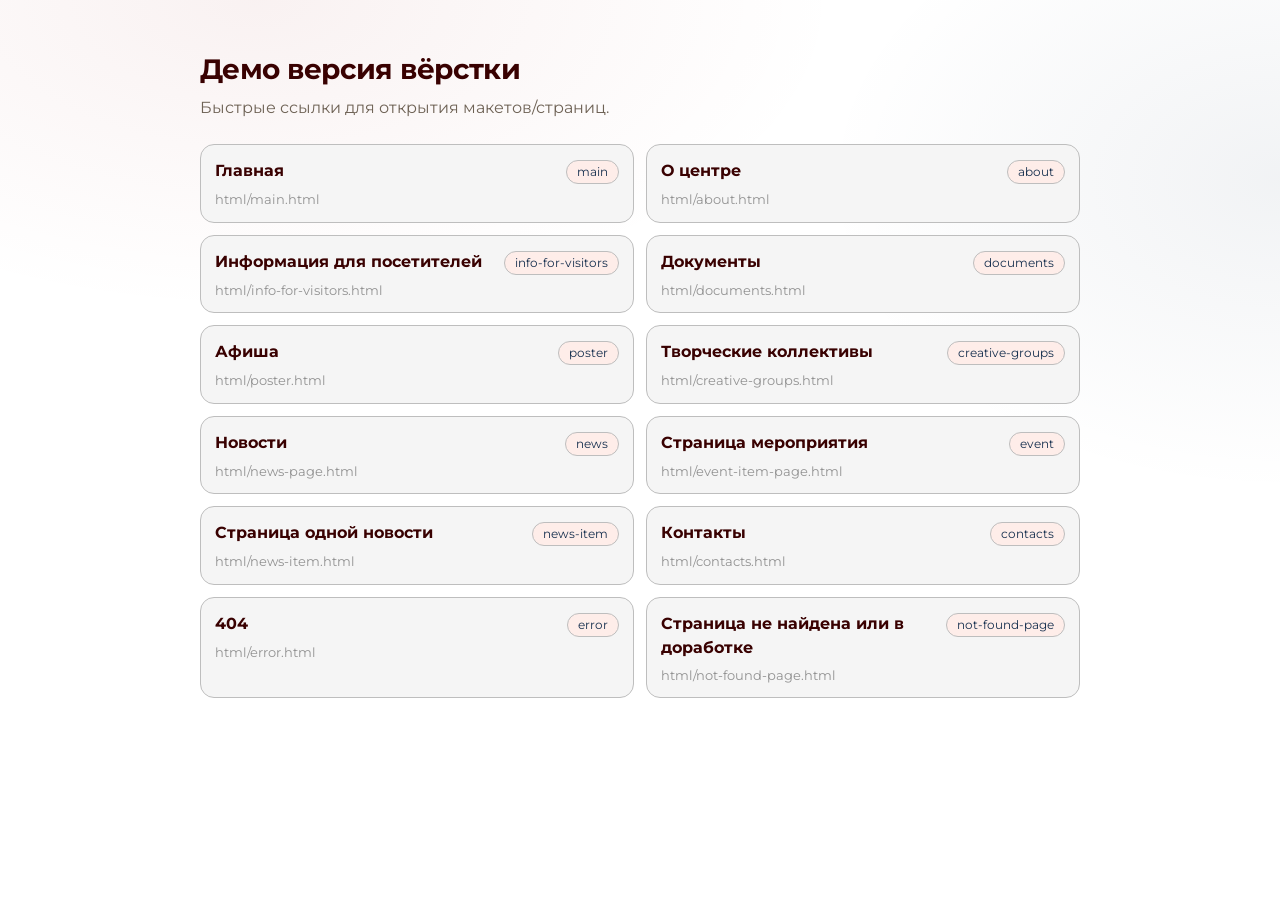
<file: index.html>
<!DOCTYPE html>
<html lang="ru">
  <head>
    <meta charset="UTF-8" />
    <meta name="viewport" content="width=device-width, initial-scale=1.0" />
    <link rel="stylesheet" href="./css/style.css">
    <title>демо версия вёрстки</title>
    <style>

      * {
        box-sizing: border-box;
      }

      body {
        background: radial-gradient(900px 480px at 20% 0%, rgba(155, 27, 27, 0.06), transparent 65%),
          radial-gradient(760px 520px at 100% 20%, rgba(23, 48, 79, 0.06), transparent 60%),
          var(--bg-default);
        color: var(--text-primary);
        background-repeat: no-repeat;
      }

      a {
        color: inherit;
      }

      .container {
        max-width: 920px;
        margin: 0 auto;
        padding: 48px 20px 56px;
      }

      header {
        margin-bottom: 24px;
      }

      h1 {
        margin: 0 0 6px;
        font-size: 28px;
        letter-spacing: -0.02em;
        color: var(--brand-primary-dark);
      }

      .subtitle {
        margin: 0;
        color: var(--text-secondary);
      }

      .grid {
        margin-top: 20px;
        display: grid;
        grid-template-columns: repeat(2, 1fr);
        gap: 12px;
      }

      .card {
        display: flex;
        flex-direction: column;
        gap: 6px;
        padding: 14px 14px 12px;
        border-radius: 14px;
        background: var(--color-neutral-50);
        border: 1px solid var(--border-default);
        text-decoration: none;
        transition: transform 120ms ease, border-color 120ms ease, background 120ms ease,
          box-shadow 120ms ease;
      }

      .card:hover {
        transform: translateY(-1px);
        border-color: var(--brand-accent);
        background: var(--neutral-white);
        box-shadow: 0 6px 20px rgba(57, 1, 1, 0.08);
      }

      .title-row {
        display: flex;
        align-items: baseline;
        justify-content: space-between;
        gap: 10px;
      }

      .page-title {
        font-weight: 650;
        color: var(--brand-primary-dark);
      }

      .badge {
        flex: none;
        font-size: 12px;
        color: var(--brand-secondary);
        background: var(--bg-tint);
        border: 1px solid var(--border-default);
        border-radius: 999px;
        padding: 2px 10px;
      }

      .path {
        margin: 0;
        font-size: 13px;
        color: var(--text-muted);
        word-break: break-all;
      }

      .hint {
        margin-top: 18px;
        color: var(--text-muted);
        font-size: 13px;
      }

      .hint code {
        color: var(--brand-primary);
      }


      @media (max-width: 666px) {
        .grid {
          display: flex;
          flex-direction: column;
        }
      }
    </style>
  </head>

  <body>
    <div class="container">
      <header>
        <h1>Демо версия вёрстки</h1>
        <p class="subtitle">Быстрые ссылки для открытия макетов/страниц.</p>
      </header>

      <main class="grid">
        
        <a class="card" href="html/main.html">
          <div class="title-row">
            <div class="page-title">Главная</div>
            <div class="badge">main</div>
          </div>
          <p class="path">html/main.html</p>
        </a>

        <a class="card" href="html/about.html">
          <div class="title-row">
            <div class="page-title">О центре</div>
            <div class="badge">about</div>
          </div>
          <p class="path">html/about.html</p>
        </a>

        <a class="card" href="html/info-for-visitors.html">
          <div class="title-row">
            <div class="page-title">Информация для посетителей</div>
            <div class="badge">info-for-visitors</div>
          </div>
          <p class="path">html/info-for-visitors.html</p>
        </a>

        <a class="card" href="html/documents.html">
          <div class="title-row">
            <div class="page-title">Документы</div>
            <div class="badge">documents</div>
          </div>
          <p class="path">html/documents.html</p>
        </a>

        <a class="card" href="html/poster.html">
          <div class="title-row">
            <div class="page-title">Афиша</div>
            <div class="badge">poster</div>
          </div>
          <p class="path">html/poster.html</p>
        </a>

        <a class="card" href="html/creative-groups.html">
          <div class="title-row">
            <div class="page-title">Творческие коллективы</div>
            <div class="badge">creative-groups</div>
          </div>
          <p class="path">html/creative-groups.html</p>
        </a>

        <a class="card" href="html/news-page.html">
          <div class="title-row">
            <div class="page-title">Новости</div>
            <div class="badge">news</div>
          </div>
          <p class="path">html/news-page.html</p>
        </a>

        <a class="card" href="html/event-item-page.html">
          <div class="title-row">
            <div class="page-title">Страница мероприятия</div>
            <div class="badge">event</div>
          </div>
          <p class="path">html/event-item-page.html</p>
        </a>

        <a class="card" href="html/news-item.html">
          <div class="title-row">
            <div class="page-title">Страница одной новости</div>
            <div class="badge">news-item</div>
          </div>
          <p class="path">html/news-item.html</p>
        </a>

        <a class="card" href="html/contacts.html">
          <div class="title-row">
            <div class="page-title">Контакты</div>
            <div class="badge">contacts</div>
          </div>
          <p class="path">html/contacts.html</p>
        </a>

        <a class="card" href="html/error.html">
          <div class="title-row">
            <div class="page-title">404</div>
            <div class="badge">error</div>
          </div>
          <p class="path">html/error.html</p>
        </a>

        <a class="card" href="html/not-found-page.html">
          <div class="title-row">
            <div class="page-title">Страница не найдена или в доработке</div>
            <div class="badge">not-found-page</div>
          </div>
          <p class="path">html/not-found-page.html</p>
        </a>

      </main>
    </div>
  </body>
</html>
</file>
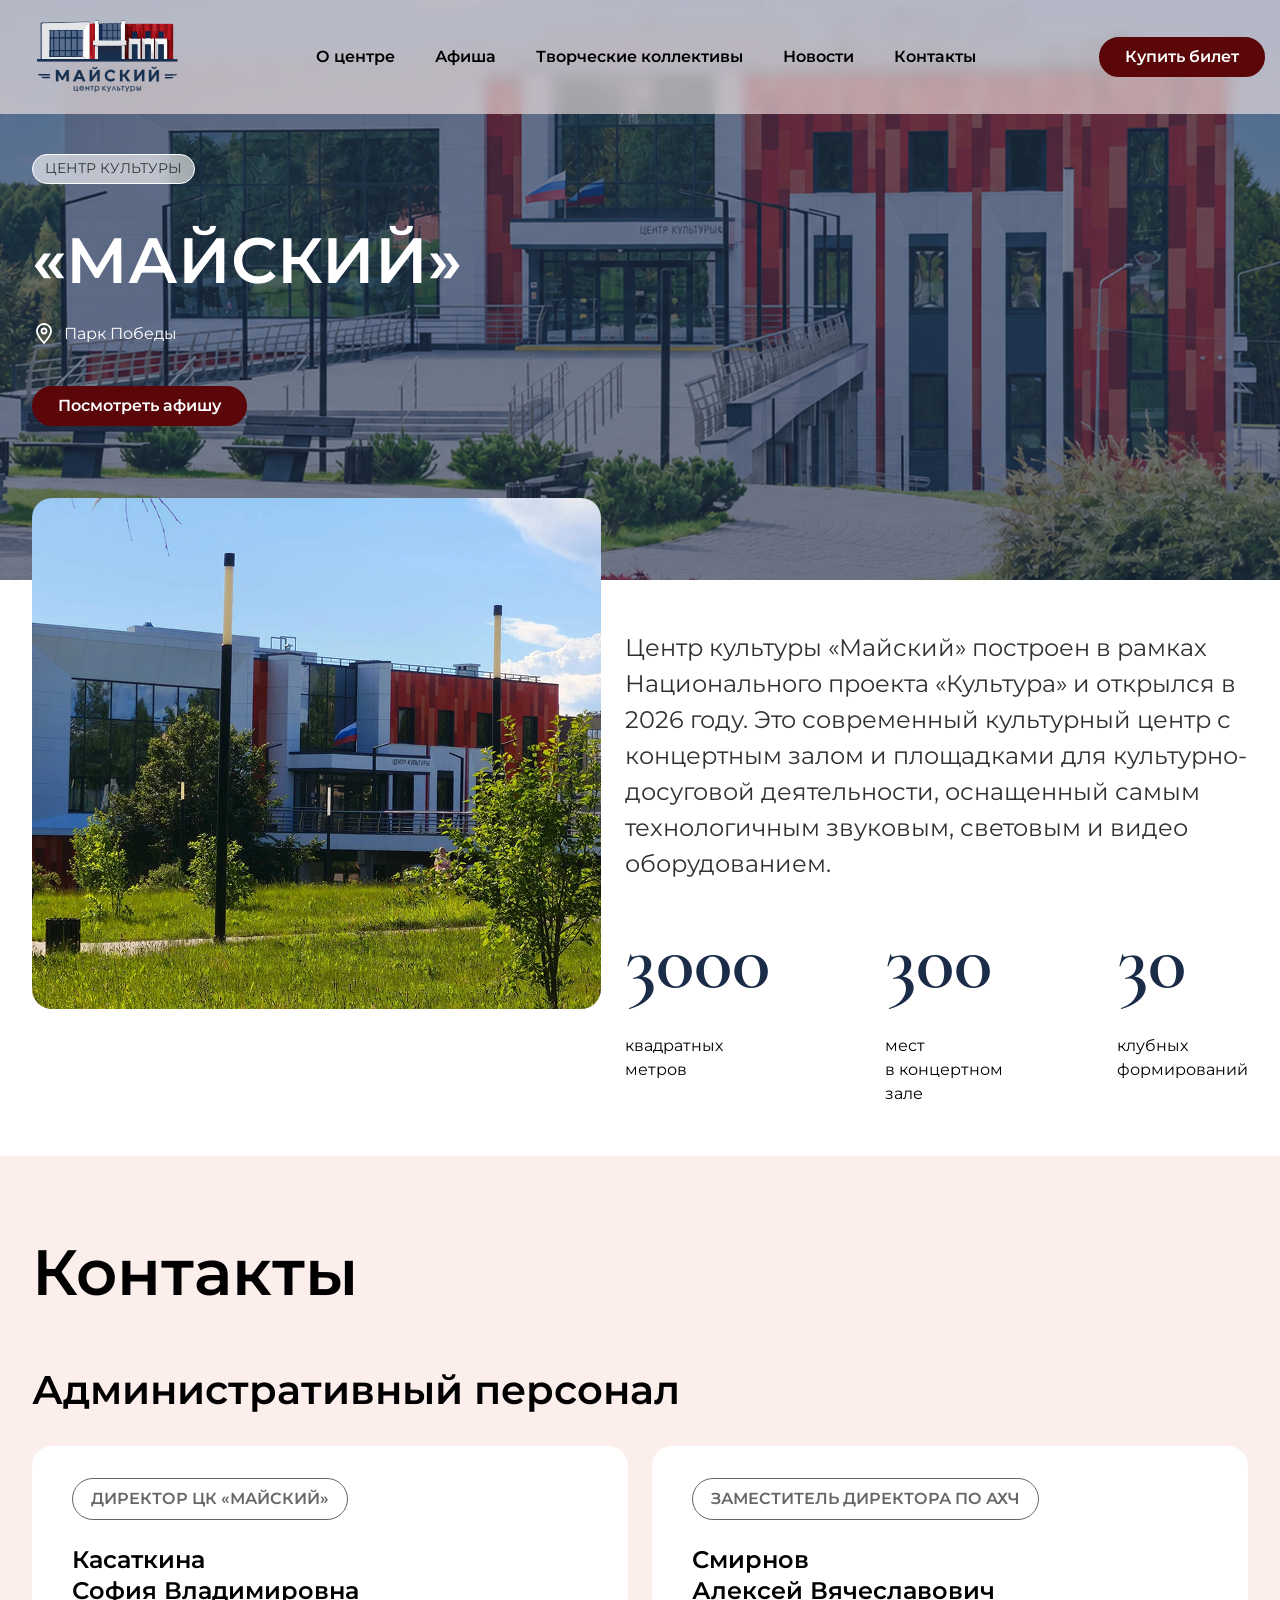
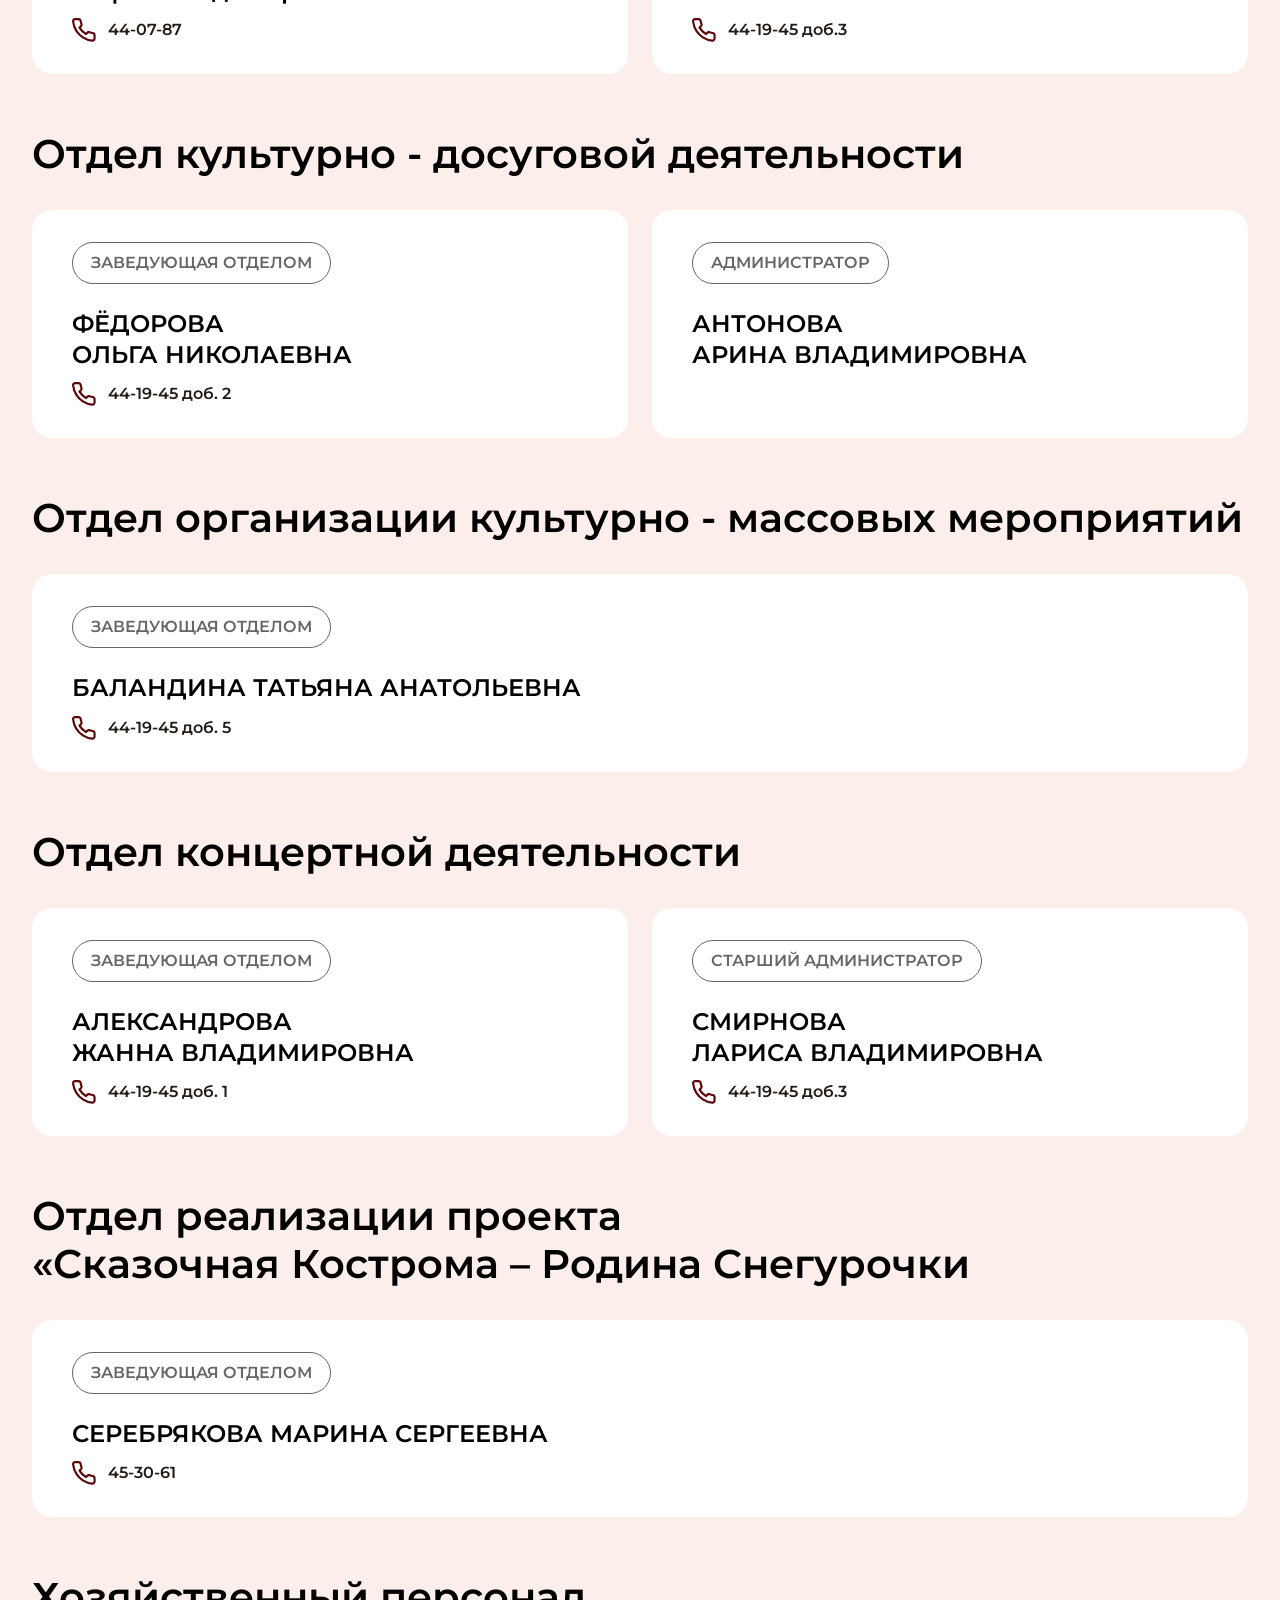
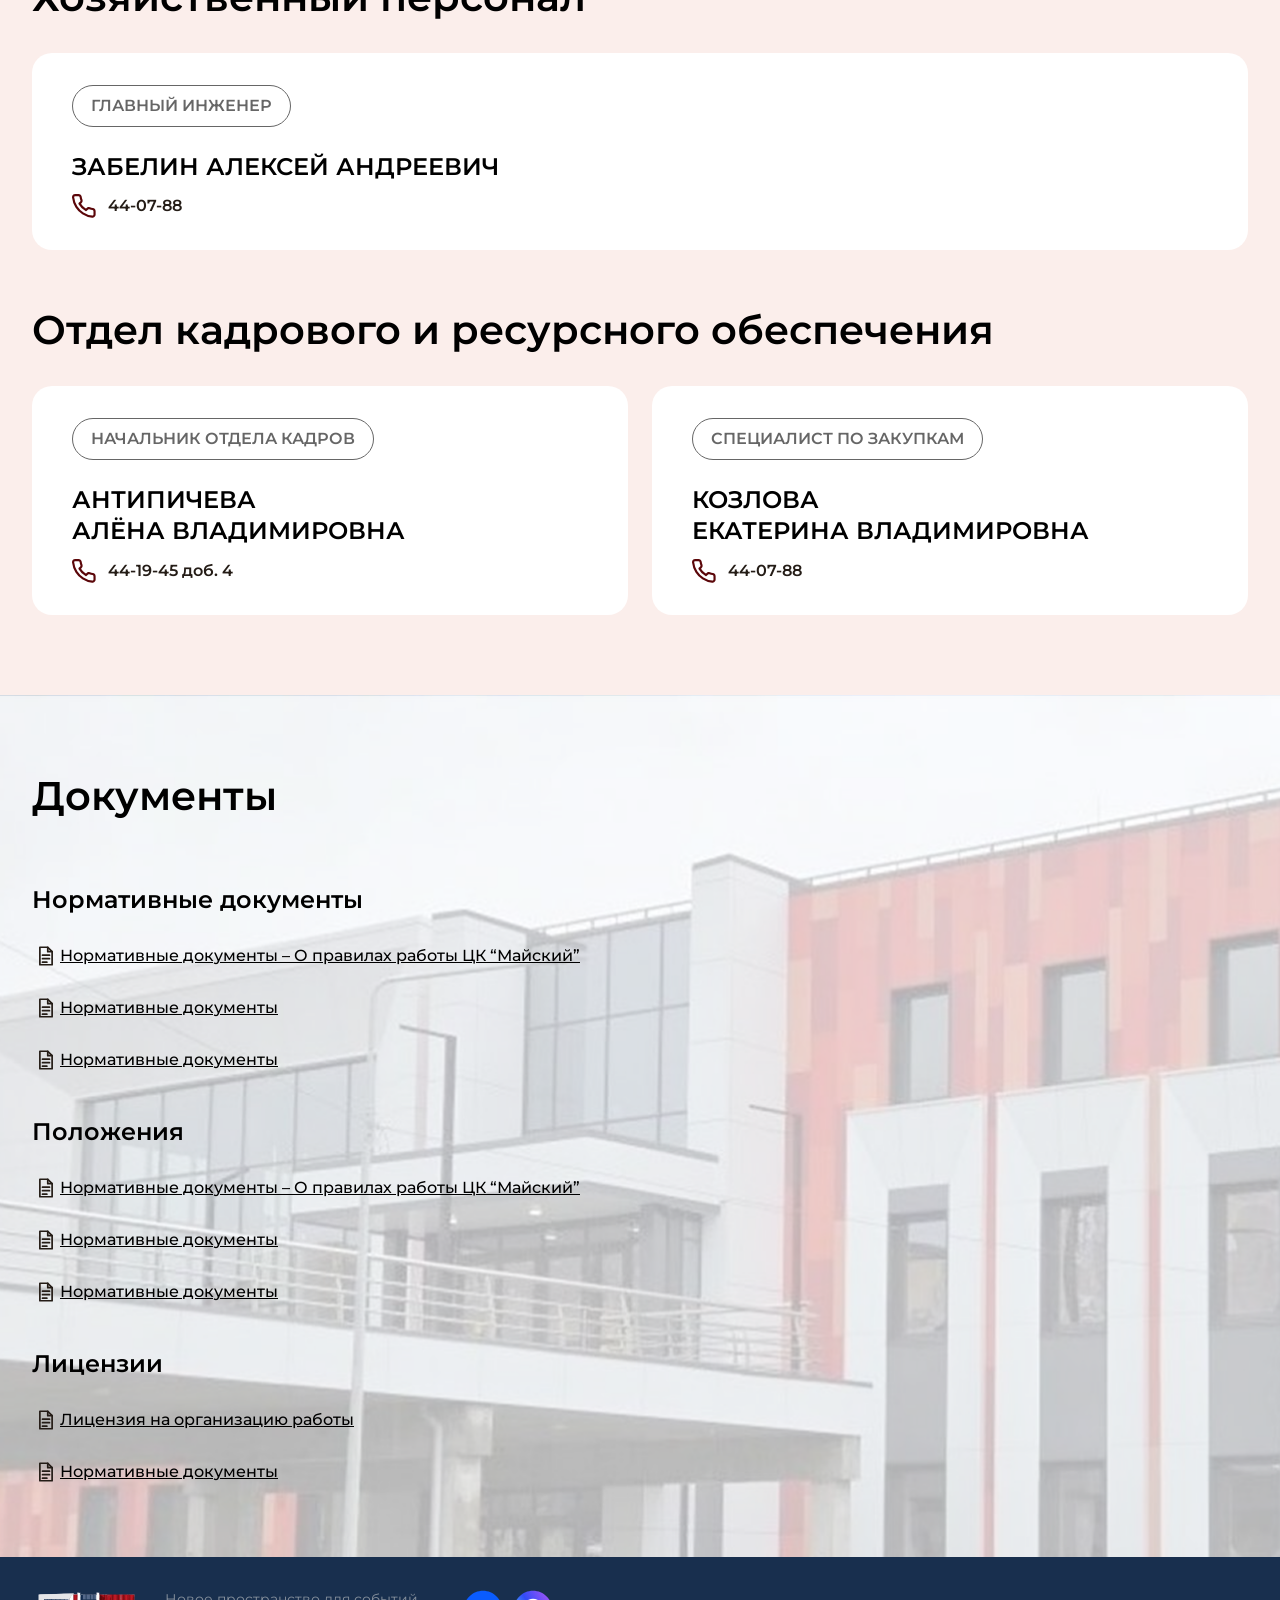
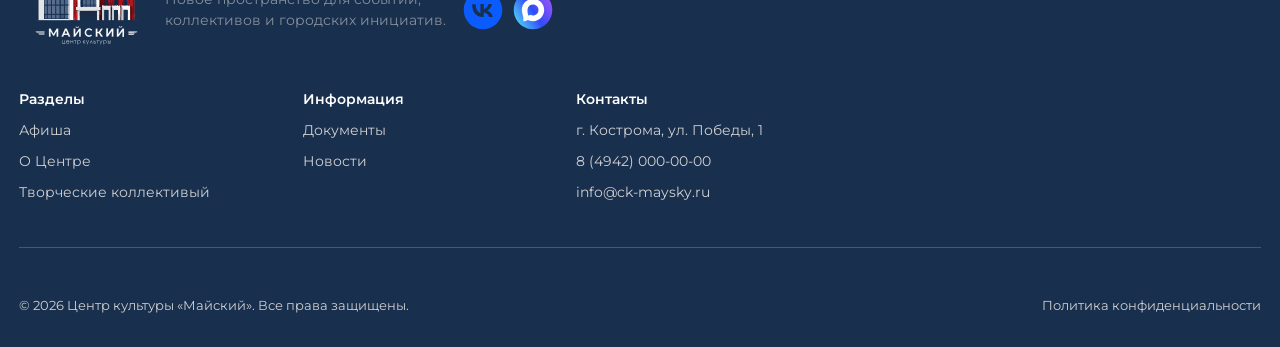
<file: html/about.html>
<!DOCTYPE html>
<html lang="ru">
<head>
  <meta charset="UTF-8">
  <meta name="viewport" content="width=device-width, initial-scale=1.0">
  <link rel="stylesheet" href="../css/style.css">
  <link rel="stylesheet" href="../css/header.css">
  <link rel="stylesheet" href="../css/footer.css">
  <link rel="stylesheet" href="../css/about.css">
  <title>О Центре</title>
</head>
<body>

  <header>
    <div class="header-wrapper">

      <a href="main.html" class="header__logo">
        <img src="../src/logo.svg" alt="На главную">
      </a>

      <div class="header-menu">
        <a href="" class="menu__link font-semibold-16">О центре</a>
        <a href="" class="menu__link font-semibold-16">Афиша</a>
        <a href="" class="menu__link font-semibold-16">Творческие коллективы</a>
        <a href="" class="menu__link font-semibold-16">Новости</a>
        <a href="" class="menu__link font-semibold-16">Контакты</a>
      </div>

      <button type="button" class="btn btn-primary header-btn-desktop">
        <p class="font-semibold-16">Купить билет</p>
      </button>

      <button id="header-btn-mob" type="button" class="btn header-btn-mob">
        <svg class="menu-open" width="24" height="24" viewBox="0 0 24 24" fill="none" xmlns="http://www.w3.org/2000/svg">
          <line x1="3.9" y1="5.6" x2="20.1" y2="5.6" stroke="black" stroke-width="1.8" stroke-linecap="round"/>
          <line x1="3.9" y1="11.6" x2="20.1" y2="11.6" stroke="black" stroke-width="1.8" stroke-linecap="round"/>
          <line x1="3.9" y1="17.6" x2="20.1" y2="17.6" stroke="black" stroke-width="1.8" stroke-linecap="round"/>
        </svg>

        <svg class="menu-close" width="24" height="24" viewBox="0 0 24 24" fill="none" xmlns="http://www.w3.org/2000/svg">
          <path d="M18 6L6 18" stroke="black" stroke-width="2" stroke-linecap="round" stroke-linejoin="round"/>
          <path d="M6 6L18 18" stroke="black" stroke-width="2" stroke-linecap="round" stroke-linejoin="round"/>
        </svg>

      </button>

    </div>
    <div class="mob-menu-header">
      <button type="button" class="btn mob-button-menu mob-menu__item font-semibold-16">Главная</button>
      <hr class="mob-menu__devider">
      <button type="button" class="btn mob-button-menu mob-menu__item font-semibold-16">Афиша</button>
      <hr class="mob-menu__devider">
      <button type="button" class="btn mob-button-menu mob-menu__item font-semibold-16">Новости</button>
      <hr class="mob-menu__devider">
      <button type="button" class="btn mob-button-menu mob-menu__item font-semibold-16">Творческие коллективы</button>
      <hr class="mob-menu__devider">
      <button type="button" class="btn mob-button-menu mob-menu__item font-semibold-16">О центре</button>
      <hr class="mob-menu__devider">
      <button type="button" class="btn mob-button-menu mob-menu__item font-semibold-16">Информация для посетителей</button>
      <hr class="mob-menu__devider">
      <button type="button" class="btn mob-button-menu mob-menu__item font-semibold-16">Документы</button>
      <hr class="mob-menu__devider">
      <button type="button" class="btn mob-button-menu mob-menu__item font-semibold-16">Контакты</button>
      <hr class="mob-menu__devider">
    </div>
  </header>

  <main>

    <div class="head-section">
      <div class="content-area head-content__left">
        <div class="head-section__badge font-regular-14">ЦЕНТР КУЛЬТУРЫ</div>
        <div class="head-section__text">
          <h1 class="head-section__text__label font-semibold-64">«Майский»</h1>
          <div class="head__location">
            <img class="location__icon" src="../src/icons/geo-white.svg" alt="">
            <p class="location__name">Парк Победы</p>
          </div>
        </div>
        <button type="button" class="btn btn-primary">
          <p class="font-semibold-16">Посмотреть афишу</p> 
        </button>
      </div>
      <div class="head-section__back">
        <div class="back-color"></div>
        <img class="back-img" src="../src/main_back.png" alt="">
      </div>
    </div>

    <section class="info-section">
      <div class="content-area">
        <div class="info-content">
          <img class="info__img" src="../src/about.png" alt="">
          <div class="wrapper-info">
            <p class="wrapper-info__description font-regular-24">Центр культуры «Майский» построен в рамках Национального проекта «Культура» и открылся в 2026 году. Это современный культурный центр с концертным залом и площадками для культурно-досуговой деятельности, оснащенный самым технологичным звуковым, световым и видео оборудованием.</p>
            <div class="info__values">
              <div class="value__item">
                <p class="value-item__number">3000</p>
                <p class="value-item__description">квадратных<br>метров</p>
              </div>
              <div class="value__item">
                <p class="value-item__number">300</p>
                <p class="value-item__description">мест<br>в концертном<br>зале</p>
              </div>
              <div class="value__item">
                <p class="value-item__number">30</p>
                <p class="value-item__description">клубных<br>формирований</p>
              </div>
            </div>
          </div>
        </div>
      </div>
    </section>

    <section class="contacts-section">
      <div class="content-area">
        <div class="contacts-content">
          <h1 class="contacts__label font-semibold-64">Контакты</h1>

          <div class="cont-item">
            
            <p class="ci__label font-semibold-40">Административный персонал</p>
            <div class="ci-cards-wrapper">

              <div class="ci-card">
                <p class="ci-card__badge">ДИРЕКТОР ЦК «МАЙСКИЙ»</p>
                <p class="ci-card__name font-semibold-24">Касаткина<br>София Владимировна</p>
                <div class="ci-card__tel-wrapper">
                  <img class="ci-card__tel-img" src="../src/icons/tel.svg" alt="">
                  <p class="ci-card__tel font-semibold-16">44-07-87</p>
                </div>
              </div>

              <div class="ci-card">
                <p class="ci-card__badge">ЗАМЕСТИТЕЛЬ ДИРЕКТОРА ПО АХЧ</p>
                <p class="ci-card__name font-semibold-24">Смирнов<br>Алексей Вячеславович</p>
                <div class="ci-card__tel-wrapper">
                  <img class="ci-card__tel-img" src="../src/icons/tel.svg" alt="">
                  <p class="ci-card__tel font-semibold-16">44-19-45 доб.3</p>
                </div>
              </div>

            </div>

          </div>

          <div class="cont-item">
            
            <p class="ci__label font-semibold-40">Отдел культурно - досуговой деятельности</p>
            <div class="ci-cards-wrapper">

              <div class="ci-card">
                <p class="ci-card__badge">ЗАВЕДУЮЩАЯ ОТДЕЛОМ</p>
                <p class="ci-card__name font-semibold-24">ФЁДОРОВА<br>ОЛЬГА НИКОЛАЕВНА</p>
                <div class="ci-card__tel-wrapper">
                  <img class="ci-card__tel-img" src="../src/icons/tel.svg" alt="">
                  <p class="ci-card__tel font-semibold-16">44-19-45 доб. 2</p>
                </div>
              </div>

              <div class="ci-card">
                <p class="ci-card__badge">АДМИНИСТРАТОР</p>
                <p class="ci-card__name font-semibold-24">АНТОНОВА<br>АРИНА ВЛАДИМИРОВНА</p>
                <div class="ci-card__tel-wrapper opacity-0">
                  <img class="ci-card__tel-img" src="../src/icons/tel.svg" alt="">
                  <p class="ci-card__tel font-semibold-16">44-19-45 доб.3</p>
                </div>
              </div>

            </div>

          </div>

          <div class="cont-item">
            
            <p class="ci__label font-semibold-40">Отдел организации культурно - массовых мероприятий</p>
            <div class="ci-cards-wrapper">

              <div class="ci-card">
                <p class="ci-card__badge">ЗАВЕДУЮЩАЯ ОТДЕЛОМ</p>
                <p class="ci-card__name font-semibold-24">БАЛАНДИНА ТАТЬЯНА АНАТОЛЬЕВНА</p>
                <div class="ci-card__tel-wrapper">
                  <img class="ci-card__tel-img" src="../src/icons/tel.svg" alt="">
                  <p class="ci-card__tel font-semibold-16">44-19-45 доб. 5</p>
                </div>
              </div>
            </div>

          </div>

          <div class="cont-item">
            
            <p class="ci__label font-semibold-40">Отдел концертной деятельности</p>
            <div class="ci-cards-wrapper">

              <div class="ci-card">
                <p class="ci-card__badge">ЗАВЕДУЮЩАЯ ОТДЕЛОМ</p>
                <p class="ci-card__name font-semibold-24">АЛЕКСАНДРОВА<br>ЖАННА ВЛАДИМИРОВНА</p>
                <div class="ci-card__tel-wrapper">
                  <img class="ci-card__tel-img" src="../src/icons/tel.svg" alt="">
                  <p class="ci-card__tel font-semibold-16">44-19-45 доб. 1</p>
                </div>
              </div>

              <div class="ci-card">
                <p class="ci-card__badge">СТАРШИЙ АДМИНИСТРАТОР</p>
                <p class="ci-card__name font-semibold-24">СМИРНОВА<br>ЛАРИСА ВЛАДИМИРОВНА</p>
                <div class="ci-card__tel-wrapper  ">
                  <img class="ci-card__tel-img" src="../src/icons/tel.svg" alt="">
                  <p class="ci-card__tel font-semibold-16">44-19-45 доб.3</p>
                </div>
              </div>

            </div>

          </div>

          <div class="cont-item">
            
            <p class="ci__label font-semibold-40">Отдел реализации проекта<br>«Сказочная Кострома – Родина Снегурочки</p>
            <div class="ci-cards-wrapper">

              <div class="ci-card">
                <p class="ci-card__badge">ЗАВЕДУЮЩАЯ ОТДЕЛОМ</p>
                <p class="ci-card__name font-semibold-24">СЕРЕБРЯКОВА МАРИНА СЕРГЕЕВНА</p>
                <div class="ci-card__tel-wrapper">
                  <img class="ci-card__tel-img" src="../src/icons/tel.svg" alt="">
                  <p class="ci-card__tel font-semibold-16">45-30-61</p>
                </div>
              </div>

            </div>

          </div>

          <div class="cont-item">
            
            <p class="ci__label font-semibold-40">Хозяйственный персонал</p>
            <div class="ci-cards-wrapper">

              <div class="ci-card">
                <p class="ci-card__badge">ГЛАВНЫЙ ИНЖЕНЕР</p>
                <p class="ci-card__name font-semibold-24">ЗАБЕЛИН АЛЕКСЕЙ АНДРЕЕВИЧ</p>
                <div class="ci-card__tel-wrapper">
                  <img class="ci-card__tel-img" src="../src/icons/tel.svg" alt="">
                  <p class="ci-card__tel font-semibold-16">44-07-88</p>
                </div>
              </div>

            </div>

          </div>

          <div class="cont-item">
            
            <p class="ci__label font-semibold-40">Отдел кадрового и ресурсного обеспечения</p>
            <div class="ci-cards-wrapper">

              <div class="ci-card">
                <p class="ci-card__badge">НАЧАЛЬНИК ОТДЕЛА КАДРОВ</p>
                <p class="ci-card__name font-semibold-24">АНТИПИЧЕВА<br>АЛЁНА ВЛАДИМИРОВНА</p>
                <div class="ci-card__tel-wrapper">
                  <img class="ci-card__tel-img" src="../src/icons/tel.svg" alt="">
                  <p class="ci-card__tel font-semibold-16">44-19-45 доб. 4</p>
                </div>
              </div>

              <div class="ci-card">
                <p class="ci-card__badge">СПЕЦИАЛИСТ ПО ЗАКУПКАМ</p>
                <p class="ci-card__name font-semibold-24">КОЗЛОВА<br>ЕКАТЕРИНА ВЛАДИМИРОВНА</p>
                <div class="ci-card__tel-wrapper">
                  <img class="ci-card__tel-img" src="../src/icons/tel.svg" alt="">
                  <p class="ci-card__tel font-semibold-16">44-07-88</p>
                </div>
              </div>

            </div>

          </div>

        </div>
      </div>
    </section>

    <section class="documents-section">
      <div class="content-area">
        <div class="documents-content">
          <h1 class="documents__label">Документы</h1>

          <div class="documents__items">
            
            <div class="doc-item">
              <p class="doc-item__label">Нормативные документы</p>

              <div class="doc-item__link">
                <img class="doc-item__icon" src="../src/icons/doc-icon.svg" alt="">
                <a href="" class="doc-item__name">Нормативные документы – О правилах работы ЦК “Майский”</a>
              </div>
              <div class="doc-item__link">
                <img class="doc-item__icon" src="../src/icons/doc-icon.svg" alt="">
                <a href="" class="doc-item__name">Нормативные документы</a>
              </div>
              <div class="doc-item__link">
                <img class="doc-item__icon" src="../src/icons/doc-icon.svg" alt="">
                <a href="" class="doc-item__name">Нормативные документы</a>
              </div>

            </div>

            <div class="doc-item">
              <p class="doc-item__label">Положения</p>

              <div class="doc-item__link">
                <img class="doc-item__icon" src="../src/icons/doc-icon.svg" alt="">
                <a href="" class="doc-item__name">Нормативные документы – О правилах работы ЦК “Майский”</a>
              </div>
              <div class="doc-item__link">
                <img class="doc-item__icon" src="../src/icons/doc-icon.svg" alt="">
                <a href="" class="doc-item__name">Нормативные документы</a>
              </div>
              <div class="doc-item__link">
                <img class="doc-item__icon" src="../src/icons/doc-icon.svg" alt="">
                <a href="" class="doc-item__name">Нормативные документы</a>
              </div>

            </div>

            <div class="doc-item">
              <p class="doc-item__label">Лицензии</p>

              <div class="doc-item__link">
                <img class="doc-item__icon" src="../src/icons/doc-icon.svg" alt="">
                <a href="" class="doc-item__name">Лицензия на организацию работы</a>
              </div>
              <div class="doc-item__link">
                <img class="doc-item__icon" src="../src/icons/doc-icon.svg" alt="">
                <a href="" class="doc-item__name">Нормативные документы</a>
              </div>

            </div>
            
          </div>

        </div>
      </div>
      <img class="doc-background-img" src="../src/doc-back-img.png" alt="">
      <!-- <div class="doc-background-blur"></div> -->
    </section>

  </main>

  <footer class="footer">

    <div class="footer__up-content">

      <div class="info__wrapper">
        <a href="main.html" class="info__logo">
          <img src="../src/footer-logo.svg" alt="На главную">
        </a>
        <p class="info__description">Новое пространство для событий,<br>коллективов и городских инициатив.</p>
        <div class="info__social-network">
          <a class="social-network" href="">
            <img class="social-network-img" src="../src/icons/Vk.svg" alt="vk">
          </a>
          <a class="social-network" href="">
            <img class="social-network-img" src="../src/icons/MAX.svg" alt="max">
          </a>
        </div>
      </div>

      <div class="footer__menu-wrapper">
        <div class="footer__menu-column">
          <a href="" class="footer__menu-label">Разделы</a>
          <a href="" class="footer__menu-item">Афиша</a>
          <a href="" class="footer__menu-item">О Центре</a>
          <a href="" class="footer__menu-item">Творческие коллективый</a>
        </div>
        <div class="footer__menu-column second-column">
          <a href="" class="footer__menu-label">Информация</a>
          <a href="" class="footer__menu-item">Документы</a>
          <a href="" class="footer__menu-item">Новости</a>
        </div>
        <div class="footer__menu-column third-column">
          <a href="" class="footer__menu-label">Контакты</a>
          <a href="" class="footer__menu-item">г. Кострома, ул. Победы, 1</a>
          <a href="" class="footer__menu-item">8 (4942) 000-00-00</a>
          <a href="" class="footer__menu-item">info@ck-maysky.ru</a>
        </div>
      </div>

    </div>

    <hr class="footer__devider">

    <div class="footer__bottom-content">
      <p class="copyright">© 2026 Центр культуры «Майский». Все права защищены.</p>
      <a href="" class="privacy__label">Политика конфиденциальности</a>
    </div>

  </footer>

  <script src="../js/openHeaderMenuMob.js"></script>
</body>
</html>
</file>
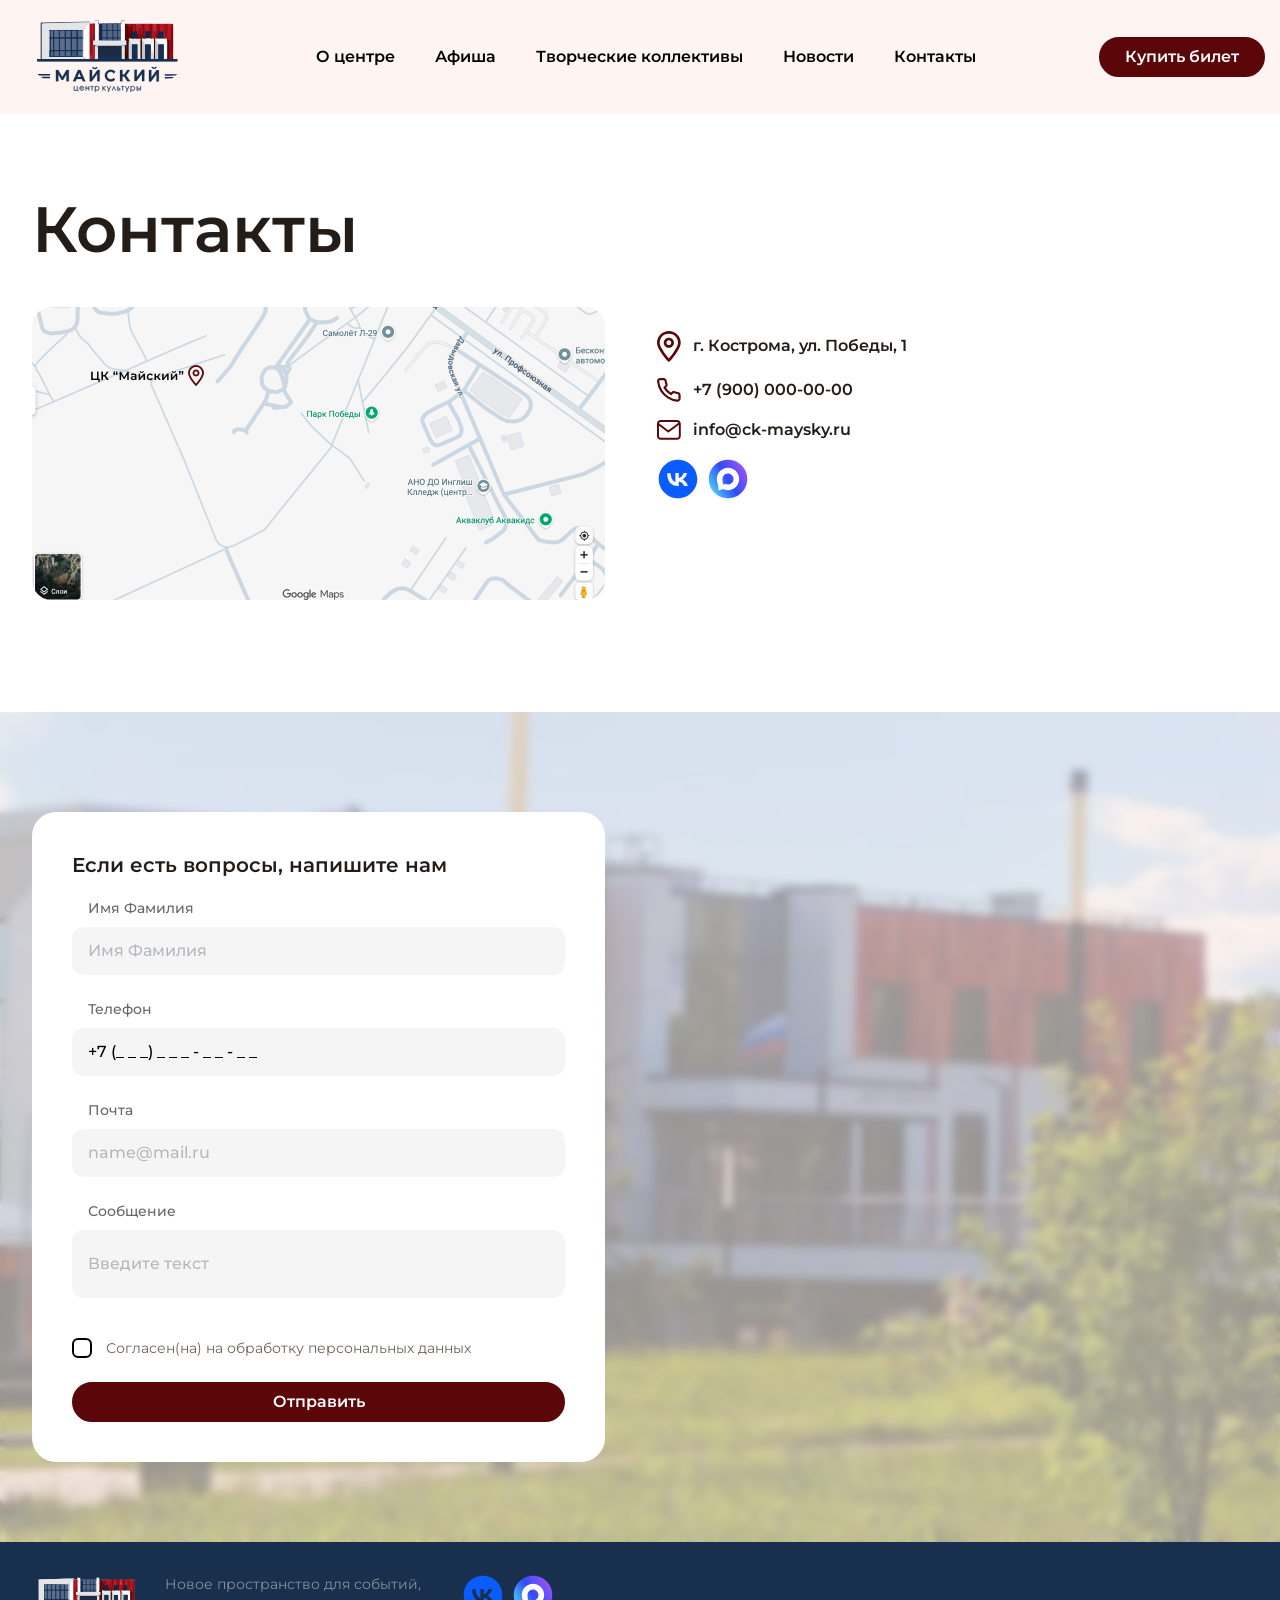
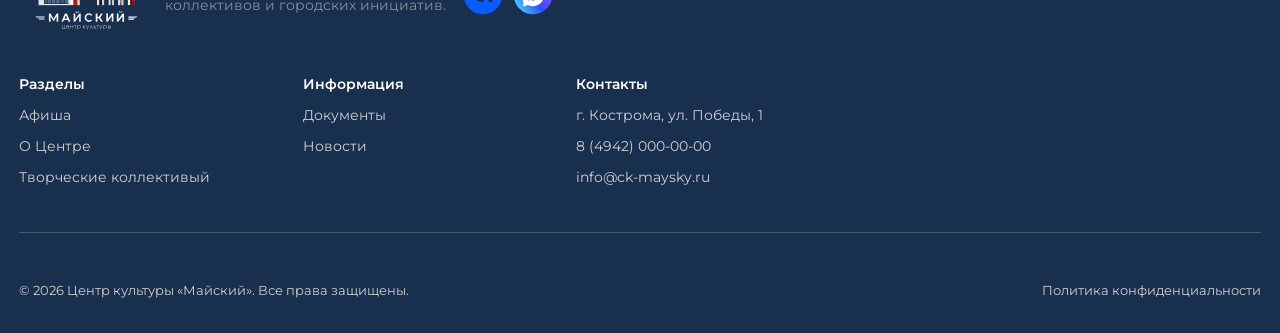
<file: html/contacts.html>
<!DOCTYPE html>
<html lang="ru">
<head>
  <meta charset="UTF-8">
  <meta name="viewport" content="width=device-width, initial-scale=1.0">
  <link rel="stylesheet" href="../css/style.css">
  <link rel="stylesheet" href="../css/header.css">
  <link rel="stylesheet" href="../css/footer.css">
  <link rel="stylesheet" href="../css/contacts.css">
  <title>Контакты</title>
</head>
<body>
  
  <header>  
    <div class="header-wrapper">

      <a href="main.html" class="header__logo">
        <img src="../src/logo.svg" alt="На главную">
      </a>

      <div class="header-menu">
        <a href="" class="menu__link font-semibold-16">О центре</a>
        <a href="" class="menu__link font-semibold-16">Афиша</a>
        <a href="" class="menu__link font-semibold-16">Творческие коллективы</a>
        <a href="" class="menu__link font-semibold-16">Новости</a>
        <a href="" class="menu__link font-semibold-16">Контакты</a>
      </div>

      <button type="button" class="btn btn-primary header-btn-desktop">
        <p class="font-semibold-16">Купить билет</p>
      </button>

      <button id="header-btn-mob" type="button" class="btn header-btn-mob">
        <svg class="menu-open" width="24" height="24" viewBox="0 0 24 24" fill="none" xmlns="http://www.w3.org/2000/svg">
          <line x1="3.9" y1="5.6" x2="20.1" y2="5.6" stroke="black" stroke-width="1.8" stroke-linecap="round"/>
          <line x1="3.9" y1="11.6" x2="20.1" y2="11.6" stroke="black" stroke-width="1.8" stroke-linecap="round"/>
          <line x1="3.9" y1="17.6" x2="20.1" y2="17.6" stroke="black" stroke-width="1.8" stroke-linecap="round"/>
        </svg>

        <svg class="menu-close" width="24" height="24" viewBox="0 0 24 24" fill="none" xmlns="http://www.w3.org/2000/svg">
          <path d="M18 6L6 18" stroke="black" stroke-width="2" stroke-linecap="round" stroke-linejoin="round"/>
          <path d="M6 6L18 18" stroke="black" stroke-width="2" stroke-linecap="round" stroke-linejoin="round"/>
        </svg>

      </button>

    </div>
    <div class="mob-menu-header">
      <button type="button" class="btn mob-button-menu mob-menu__item font-semibold-16">Главная</button>
      <hr class="mob-menu__devider">
      <button type="button" class="btn mob-button-menu mob-menu__item font-semibold-16">Афиша</button>
      <hr class="mob-menu__devider">
      <button type="button" class="btn mob-button-menu mob-menu__item font-semibold-16">Новости</button>
      <hr class="mob-menu__devider">
      <button type="button" class="btn mob-button-menu mob-menu__item font-semibold-16">Творческие коллективы</button>
      <hr class="mob-menu__devider">
      <button type="button" class="btn mob-button-menu mob-menu__item font-semibold-16">О центре</button>
      <hr class="mob-menu__devider">
      <button type="button" class="btn mob-button-menu mob-menu__item font-semibold-16">Информация для посетителей</button>
      <hr class="mob-menu__devider">
      <button type="button" class="btn mob-button-menu mob-menu__item font-semibold-16">Документы</button>
      <hr class="mob-menu__devider">
      <button type="button" class="btn mob-button-menu mob-menu__item font-semibold-16">Контакты</button>
      <hr class="mob-menu__devider">
    </div>
  </header>

  
  <main>
    <section class="head-wrapper">
      <div class="content-area contacts-head-wrapper">
        <h2 class="ci__label font-semibold-64">Контакты</h2>
        <div class="contacts-info-wrapper">

          <div class="ci__map">
            <img class="ci__map-img" src="../src/map.png" alt="">
          </div>

          <div class="ci__content">
            <div class="ci__item">
              <img class="ci__icon" src="../src/icons/geo.svg" alt="">
              <p class="ci__description font-semibold-16">г. Кострома, ул. Победы, 1</p>
            </div>
            <div class="ci__item">
              <img class="ci__icon" src="../src/icons/tel.svg" alt="">
              <p class="ci__description font-semibold-16">+7 (900) 000-00-00</p>
            </div>
            <div class="ci__item">
              <img class="ci__icon" src="../src/icons/mail.svg" alt="">
              <p class="ci__description font-semibold-16">info@ck-maysky.ru</p>
            </div>
            <div class="info__social-network ci__network">
              <a class="social-network" href="">
                <img class="social-network-img" src="../src/icons/Vk.svg" alt="vk">
              </a>
              <a class="social-network" href="">
                <img class="social-network-img" src="../src/icons/MAX.svg" alt="max">
              </a>
            </div>
          </div>

        </div>
      </div>
    </section>

    <section class="form-section">

      <div class="contacts-section__bg-img">
        <img class="cs-bg__img" src="../src/form-back-img.png" alt="">
        <div class="cs-bg__blur"></div>
      </div>

      <div class="content-area contacts-form-wrapper">

        <div class="contacts-form">
          <p class="cf__label font-semibold-20">Если есть вопросы, напишите нам</p>
    
          <form action="" method="get" autocomplete="off" class="cf__form-wrapper">
            <div class="cf-form__item">
              <p class="form__label">Имя Фамилия</p>
              <div class="form-field-wrapper">
                <input type="text" class="form__input" placeholder="Имя Фамилия" autocomplete="off">
              </div>
            </div>
            <div class="cf-form__item">
              <p class="form__label">Телефон</p>
              <div class="form-field-wrapper">
                <input type="tel" class="form__input form__tel" placeholder="+7 (_ _ _) _ _ _ - _ _ - _ _" autocomplete="tel">
              </div>
            </div>
            <div class="cf-form__item">
              <p class="form__label">Почта</p>
              <div class="form-field-wrapper">
                <input type="text" class="form__input" placeholder="name@mail.ru" autocomplete="off">
              </div>
            </div>
            <div class="cf-form__item">
              <p class="form__label">Сообщение</p>
              <div class="form-field-wrapper form__input-message">
                <input type="text" class="form__input" placeholder="Введите текст" autocomplete="off">
              </div>
            </div>
    
            <div class="form__checkbox">
              <input type="checkbox" id="privacy" class="request-form__checkbox">
              <label for="privacy" class="request-form__checkbox-label">
                <span class="request-form__checkbox-text font-regular-14">
                  Согласен(на) на обработку персональных данных
                </span>
              </label>
            </div>
    
            <button type="submit" class="btn btn-primary btn-form font-semibold-16">Отправить</button>
    
          </form>
    
        </div>

      </div>

    </section>

  </main>


  <footer class="footer">

    <div class="footer__up-content">

      <div class="info__wrapper">
        <a href="main.html" class="info__logo">
          <img src="../src/footer-logo.svg" alt="На главную">
        </a>
        <p class="info__description">Новое пространство для событий,<br>коллективов и городских инициатив.</p>
        <div class="info__social-network">
          <a class="social-network" href="">
            <img class="social-network-img" src="../src/icons/Vk.svg" alt="vk">
          </a>
          <a class="social-network" href="">
            <img class="social-network-img" src="../src/icons/MAX.svg" alt="max">
          </a>
        </div>
      </div>

      <div class="footer__menu-wrapper">
        <div class="footer__menu-column">
          <a href="" class="footer__menu-label">Разделы</a>
          <a href="" class="footer__menu-item">Афиша</a>
          <a href="" class="footer__menu-item">О Центре</a>
          <a href="" class="footer__menu-item">Творческие коллективый</a>
        </div>
        <div class="footer__menu-column second-column">
          <a href="" class="footer__menu-label">Информация</a>
          <a href="" class="footer__menu-item">Документы</a>
          <a href="" class="footer__menu-item">Новости</a>
        </div>
        <div class="footer__menu-column third-column">
          <a href="" class="footer__menu-label">Контакты</a>
          <a href="" class="footer__menu-item">г. Кострома, ул. Победы, 1</a>
          <a href="" class="footer__menu-item">8 (4942) 000-00-00</a>
          <a href="" class="footer__menu-item">info@ck-maysky.ru</a>
        </div>
      </div>

    </div>

    <hr class="footer__devider">

    <div class="footer__bottom-content">
      <p class="copyright">© 2026 Центр культуры «Майский». Все права защищены.</p>
      <a href="" class="privacy__label">Политика конфиденциальности</a>
    </div>

  </footer>

  <script src="../js/openHeaderMenuMob.js"></script>
</body>
</html>
</file>
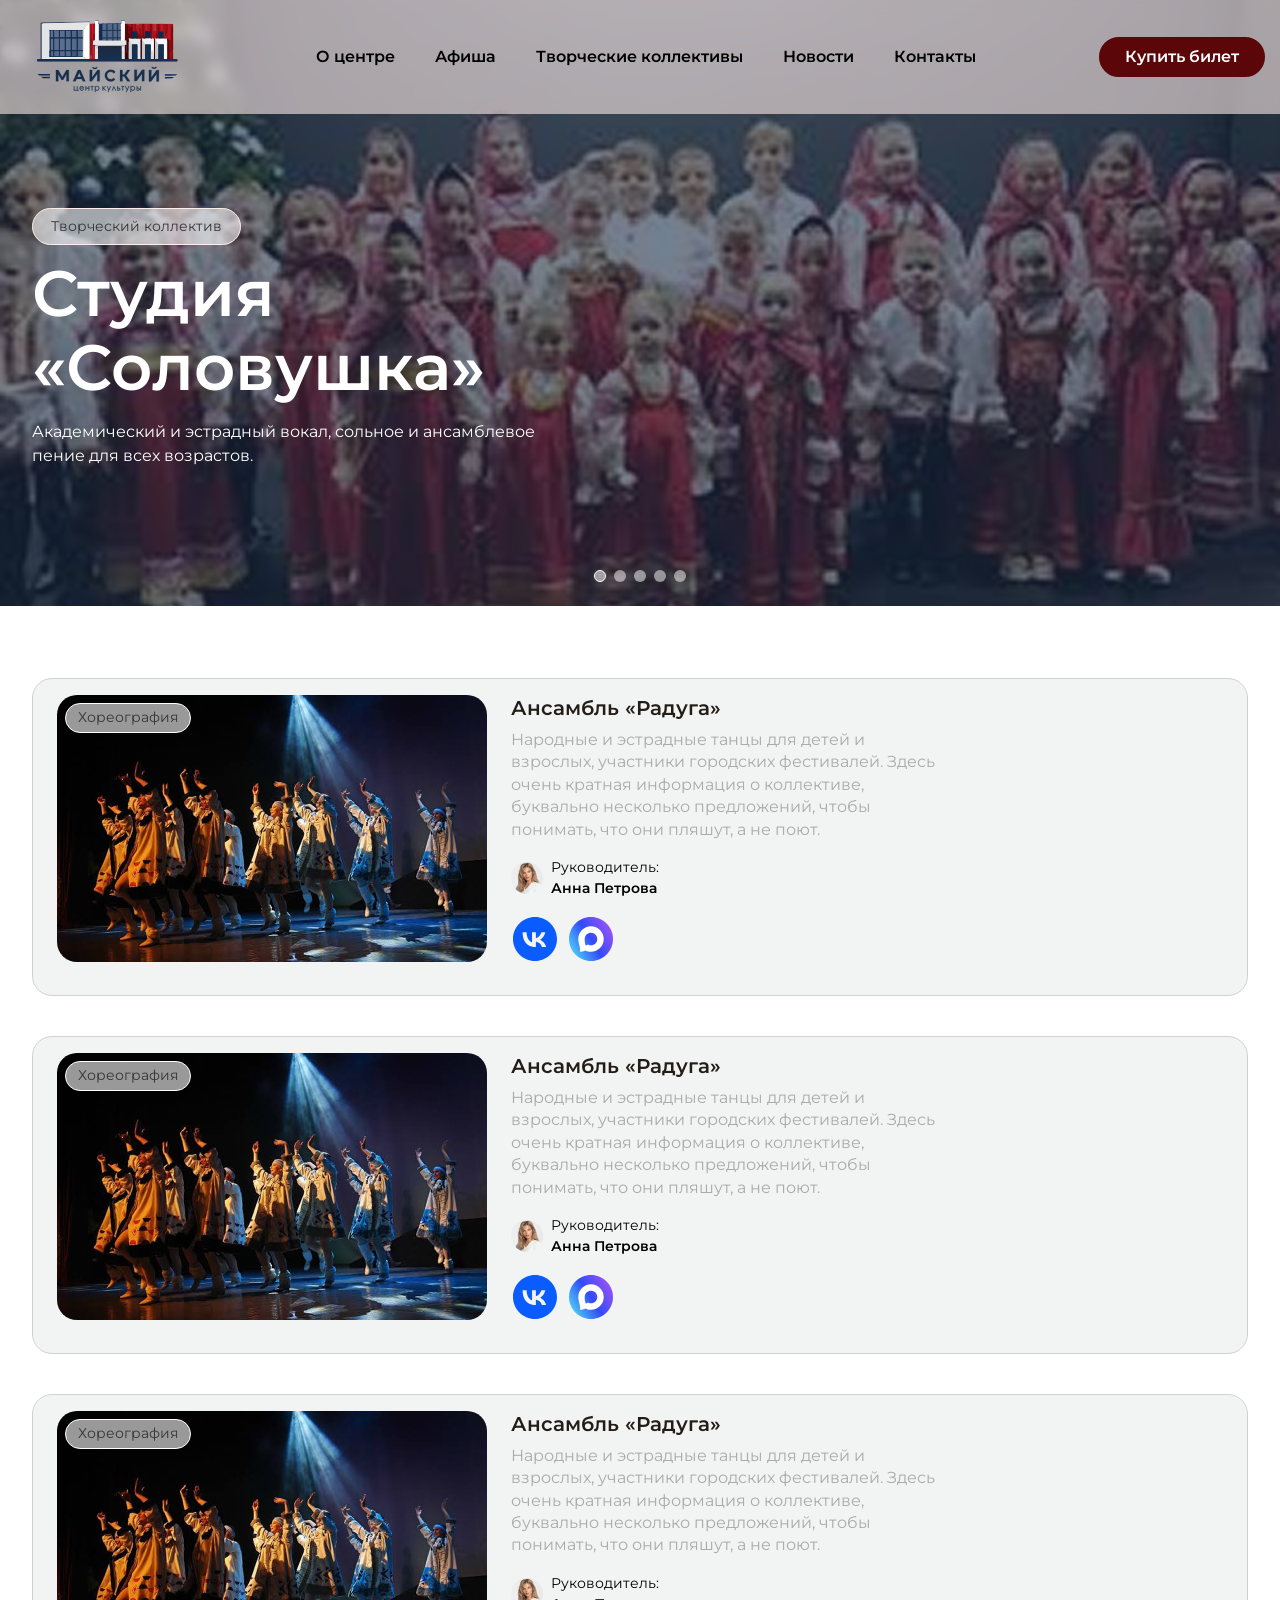
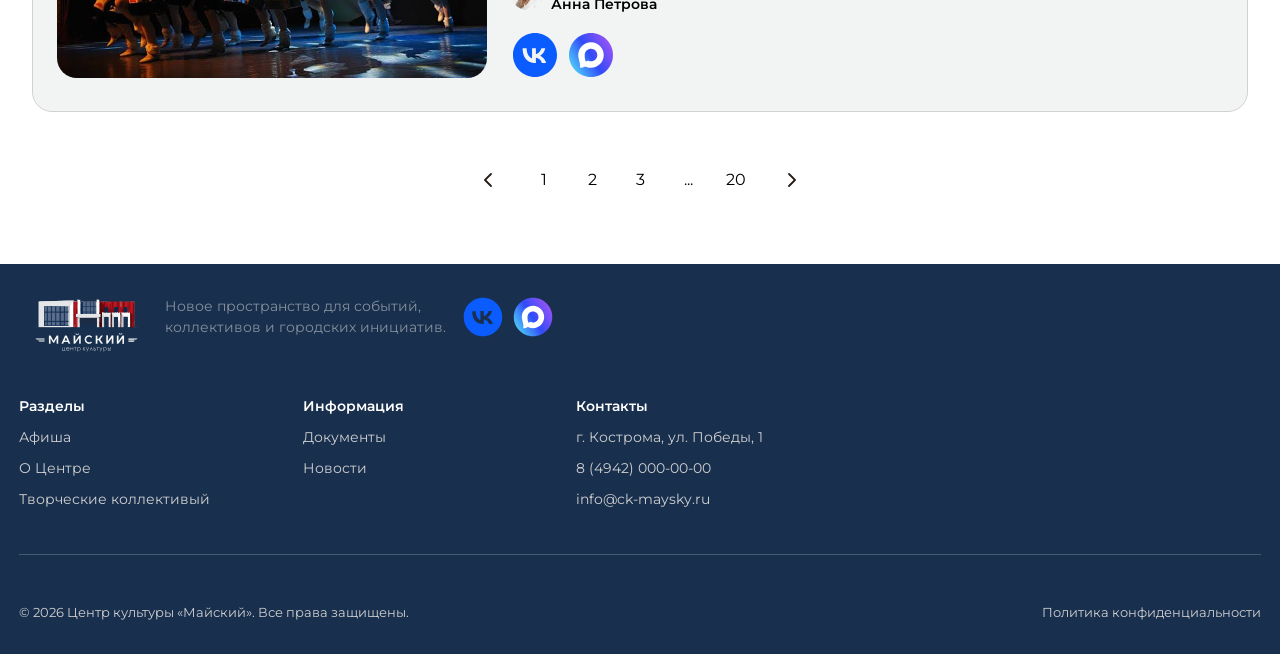
<file: html/creative-groups.html>
<!DOCTYPE html>
<html lang="ru">
<head>
  <meta charset="UTF-8">
  <meta name="viewport" content="width=device-width, initial-scale=1.0">
  <link rel="stylesheet" href="../css/style.css">
  <link rel="stylesheet" href="../css/header.css">
  <link rel="stylesheet" href="../css/footer.css">
  <link rel="stylesheet" href="../css/creative-groups.css">
  <title>Творческие коллективы</title>
</head>
<body>

  <header>
    <div class="header-wrapper">

      <a href="main.html" class="header__logo">
        <img src="../src/logo.svg" alt="На главную">
      </a>

      <div class="header-menu">
        <a href="" class="menu__link font-semibold-16">О центре</a>
        <a href="" class="menu__link font-semibold-16">Афиша</a>
        <a href="" class="menu__link font-semibold-16">Творческие коллективы</a>
        <a href="" class="menu__link font-semibold-16">Новости</a>
        <a href="" class="menu__link font-semibold-16">Контакты</a>
      </div>

      <button type="button" class="btn btn-primary header-btn-desktop">
        <p class="font-semibold-16">Купить билет</p>
      </button>

      <button id="header-btn-mob" type="button" class="btn header-btn-mob">
        <svg class="menu-open" width="24" height="24" viewBox="0 0 24 24" fill="none" xmlns="http://www.w3.org/2000/svg">
          <line x1="3.9" y1="5.6" x2="20.1" y2="5.6" stroke="black" stroke-width="1.8" stroke-linecap="round"/>
          <line x1="3.9" y1="11.6" x2="20.1" y2="11.6" stroke="black" stroke-width="1.8" stroke-linecap="round"/>
          <line x1="3.9" y1="17.6" x2="20.1" y2="17.6" stroke="black" stroke-width="1.8" stroke-linecap="round"/>
        </svg>

        <svg class="menu-close" width="24" height="24" viewBox="0 0 24 24" fill="none" xmlns="http://www.w3.org/2000/svg">
          <path d="M18 6L6 18" stroke="black" stroke-width="2" stroke-linecap="round" stroke-linejoin="round"/>
          <path d="M6 6L18 18" stroke="black" stroke-width="2" stroke-linecap="round" stroke-linejoin="round"/>
        </svg>

      </button>

    </div>
    <div class="mob-menu-header">
      <button type="button" class="btn mob-button-menu mob-menu__item font-semibold-16">Главная</button>
      <hr class="mob-menu__devider">
      <button type="button" class="btn mob-button-menu mob-menu__item font-semibold-16">Афиша</button>
      <hr class="mob-menu__devider">
      <button type="button" class="btn mob-button-menu mob-menu__item font-semibold-16">Новости</button>
      <hr class="mob-menu__devider">
      <button type="button" class="btn mob-button-menu mob-menu__item font-semibold-16">Творческие коллективы</button>
      <hr class="mob-menu__devider">
      <button type="button" class="btn mob-button-menu mob-menu__item font-semibold-16">О центре</button>
      <hr class="mob-menu__devider">
      <button type="button" class="btn mob-button-menu mob-menu__item font-semibold-16">Информация для посетителей</button>
      <hr class="mob-menu__devider">
      <button type="button" class="btn mob-button-menu mob-menu__item font-semibold-16">Документы</button>
      <hr class="mob-menu__devider">
      <button type="button" class="btn mob-button-menu mob-menu__item font-semibold-16">Контакты</button>
      <hr class="mob-menu__devider">
    </div>
  </header>

  <main>

    <div class="head-section">
      <div class="content-area">
        <div class="content-head">
          <div class="head-section__badge font-regular-14">Творческий коллектив</div>
          <div class="head-section__text">
            <h1 class="head-section__text__label font-semibold-64">Студия<br>«Соловушка»</h1>
            <p class="font-regular-16 head__par">Академический и эстрадный вокал, сольное и ансамблевое пение для всех возрастов.</p>
          </div>
        </div>

      </div>
      <div class="head-section__back">
        <div class="back-color"></div>
        <img class="back-img" src="../src/creative-groups-gallery/cgc-1.png" alt="">
      </div>

      <div class="gallery-circles">
      

        <svg width="12" height="12" viewBox="0 0 12 12" fill="none" xmlns="http://www.w3.org/2000/svg">
          <circle cx="6" cy="6" r="6" fill="white" fill-opacity="0.5"/>
        </svg>

        <svg width="12" height="12" viewBox="0 0 12 12" fill="none" xmlns="http://www.w3.org/2000/svg">
          <circle cx="6" cy="6" r="6" fill="white" fill-opacity="0.5"/>
        </svg>

        <svg width="12" height="12" viewBox="0 0 12 12" fill="none" xmlns="http://www.w3.org/2000/svg">
          <circle cx="6" cy="6" r="6" fill="white" fill-opacity="0.5"/>
        </svg>

        <svg width="12" height="12" viewBox="0 0 12 12" fill="none" xmlns="http://www.w3.org/2000/svg">
          <circle cx="6" cy="6" r="6" fill="white" fill-opacity="0.5"/>
        </svg>

        <svg width="12" height="12" viewBox="0 0 12 12" fill="none" xmlns="http://www.w3.org/2000/svg">
          <circle cx="6" cy="6" r="6" fill="white" fill-opacity="0.5"/>
        </svg>
      </div>
    </div>

    <section class="creative-groups-section">
      <div class="content-area">
  
        <div class="creative-groups__items">
          
          <div class="group-item first-group">
            <div class="group__img-wrapper">
              <img src="../src/group__img.png" alt="" class="group__img">
              <p class="group__tag font-regular-14">Хореография</p>
            </div>
            <div class="group__info">
              <div class="group__info-description">
                <p class="group__label font-semibold-20">Ансамбль «Радуга»</p>
                <p class="group__description">Народные и эстрадные танцы для детей и взрослых, участники городских фестивалей. Здесь очень кратная информация о коллективе, буквально несколько предложений, чтобы понимать, что они пляшут, а не поют.</p>
              </div>
              <div class="group__director">
                <div class="director__wrapper">
                  <img src="../src/derictor__img.png" alt="" class="director__img">
                  <div class="director__info">Руководитель:<br><span class="director__name">Анна Петрова</span></div>
                </div>
                <div class="director__social-network">
                  <a class="director-network" href="">
                    <img class="director-network-img" src="../src/icons/Vk.svg" alt="vk">
                  </a> 
                  <a class="director-network" href="">
                    <img class="director-network-img" src="../src/icons/MAX.svg" alt="max">
                  </a>
                </div>
              </div>
            </div>
          </div>
  
          <div class="group-item">
            <div class="group__img-wrapper">
              <img src="../src/group__img.png" alt="" class="group__img">
              <p class="group__tag font-regular-14">Хореография</p>
            </div>
            <div class="group__info">
              <div class="group__info-description">
                <p class="group__label font-semibold-20">Ансамбль «Радуга»</p>
                <p class="group__description">Народные и эстрадные танцы для детей и взрослых, участники городских фестивалей. Здесь очень кратная информация о коллективе, буквально несколько предложений, чтобы понимать, что они пляшут, а не поют.</p>
              </div>
              <div class="group__director">
                <div class="director__wrapper">
                  <img src="../src/derictor__img.png" alt="" class="director__img">
                  <div class="director__info">Руководитель:<br><span class="director__name">Анна Петрова</span></div>
                </div>
                <div class="director__social-network">
                  <a class="director-network" href="">
                    <img class="director-network-img" src="../src/icons/Vk.svg" alt="vk">
                  </a> 
                  <a class="director-network" href="">
                    <img class="director-network-img" src="../src/icons/MAX.svg" alt="max">
                  </a>
                </div>
              </div>
            </div>
          </div>
  
          <div class="group-item last-group">
            <div class="group__img-wrapper">
              <img src="../src/group__img.png" alt="" class="group__img">
              <p class="group__tag font-regular-14">Хореография</p>
            </div>
            <div class="group__info">
              <div class="group__info-description">
                <p class="group__label font-semibold-20">Ансамбль «Радуга»</p>
                <p class="group__description">Народные и эстрадные танцы для детей и взрослых, участники городских фестивалей. Здесь очень кратная информация о коллективе, буквально несколько предложений, чтобы понимать, что они пляшут, а не поют.</p>
              </div>
              <div class="group__director">
                <div class="director__wrapper">
                  <img src="../src/derictor__img.png" alt="" class="director__img">
                  <div class="director__info">Руководитель:<br><span class="director__name">Анна Петрова</span></div>
                </div>
                <div class="director__social-network">
                  <a class="director-network" href="">
                    <img class="director-network-img" src="../src/icons/Vk.svg" alt="vk">
                  </a> 
                  <a class="director-network" href="">
                    <img class="director-network-img" src="../src/icons/MAX.svg" alt="max">
                  </a>
                </div>
              </div>
            </div>
          </div>
  
        </div>
        
        <div class="pagination-btns">
          <button class="pag__btn pag__arrow" type="button"><img src="../src/arrow__left.svg" alt=""></button>
          <div class="numbers__pages">
            <button class="pag__btn btn" type="button">1</button>
            <button class="pag__btn btn" type="button">2</button>
            <button class="pag__btn btn" type="button">3</button>
            <button class="pag__btn btn" type="button">...</button>
            <button class="pag__btn btn" type="button">20</button>
          </div>
          <button class="pag__btn pag__arrow" type="button"><img src="../src/arrow__right.svg" alt=""></button>
        </div>

      </div>
    </section>

  </main>

  <footer class="footer">

    <div class="footer__up-content">

      <div class="info__wrapper">
        <a href="main.html" class="info__logo">
          <img src="../src/footer-logo.svg" alt="На главную">
        </a>
        <p class="info__description">Новое пространство для событий,<br>коллективов и городских инициатив.</p>
        <div class="info__social-network">
          <a class="social-network" href="">
            <img class="social-network-img" src="../src/icons/Vk.svg" alt="vk">
          </a>
          <a class="social-network" href="">
            <img class="social-network-img" src="../src/icons/MAX.svg" alt="max">
          </a>
        </div>
      </div>

      <div class="footer__menu-wrapper">
        <div class="footer__menu-column">
          <a href="" class="footer__menu-label">Разделы</a>
          <a href="" class="footer__menu-item">Афиша</a>
          <a href="" class="footer__menu-item">О Центре</a>
          <a href="" class="footer__menu-item">Творческие коллективый</a>
        </div>
        <div class="footer__menu-column second-column">
          <a href="" class="footer__menu-label">Информация</a>
          <a href="" class="footer__menu-item">Документы</a>
          <a href="" class="footer__menu-item">Новости</a>
        </div>
        <div class="footer__menu-column third-column">
          <a href="" class="footer__menu-label">Контакты</a>
          <a href="" class="footer__menu-item">г. Кострома, ул. Победы, 1</a>
          <a href="" class="footer__menu-item">8 (4942) 000-00-00</a>
          <a href="" class="footer__menu-item">info@ck-maysky.ru</a>
        </div>
      </div>

    </div>

    <hr class="footer__devider">

    <div class="footer__bottom-content">
      <p class="copyright">© 2026 Центр культуры «Майский». Все права защищены.</p>
      <a href="" class="privacy__label">Политика конфиденциальности</a>
    </div>

  </footer>
  

  <script src="../js/galleryCreativeGroups.js"></script>
  <script src="../js/openHeaderMenuMob.js"></script>
</body>
</html>
</file>
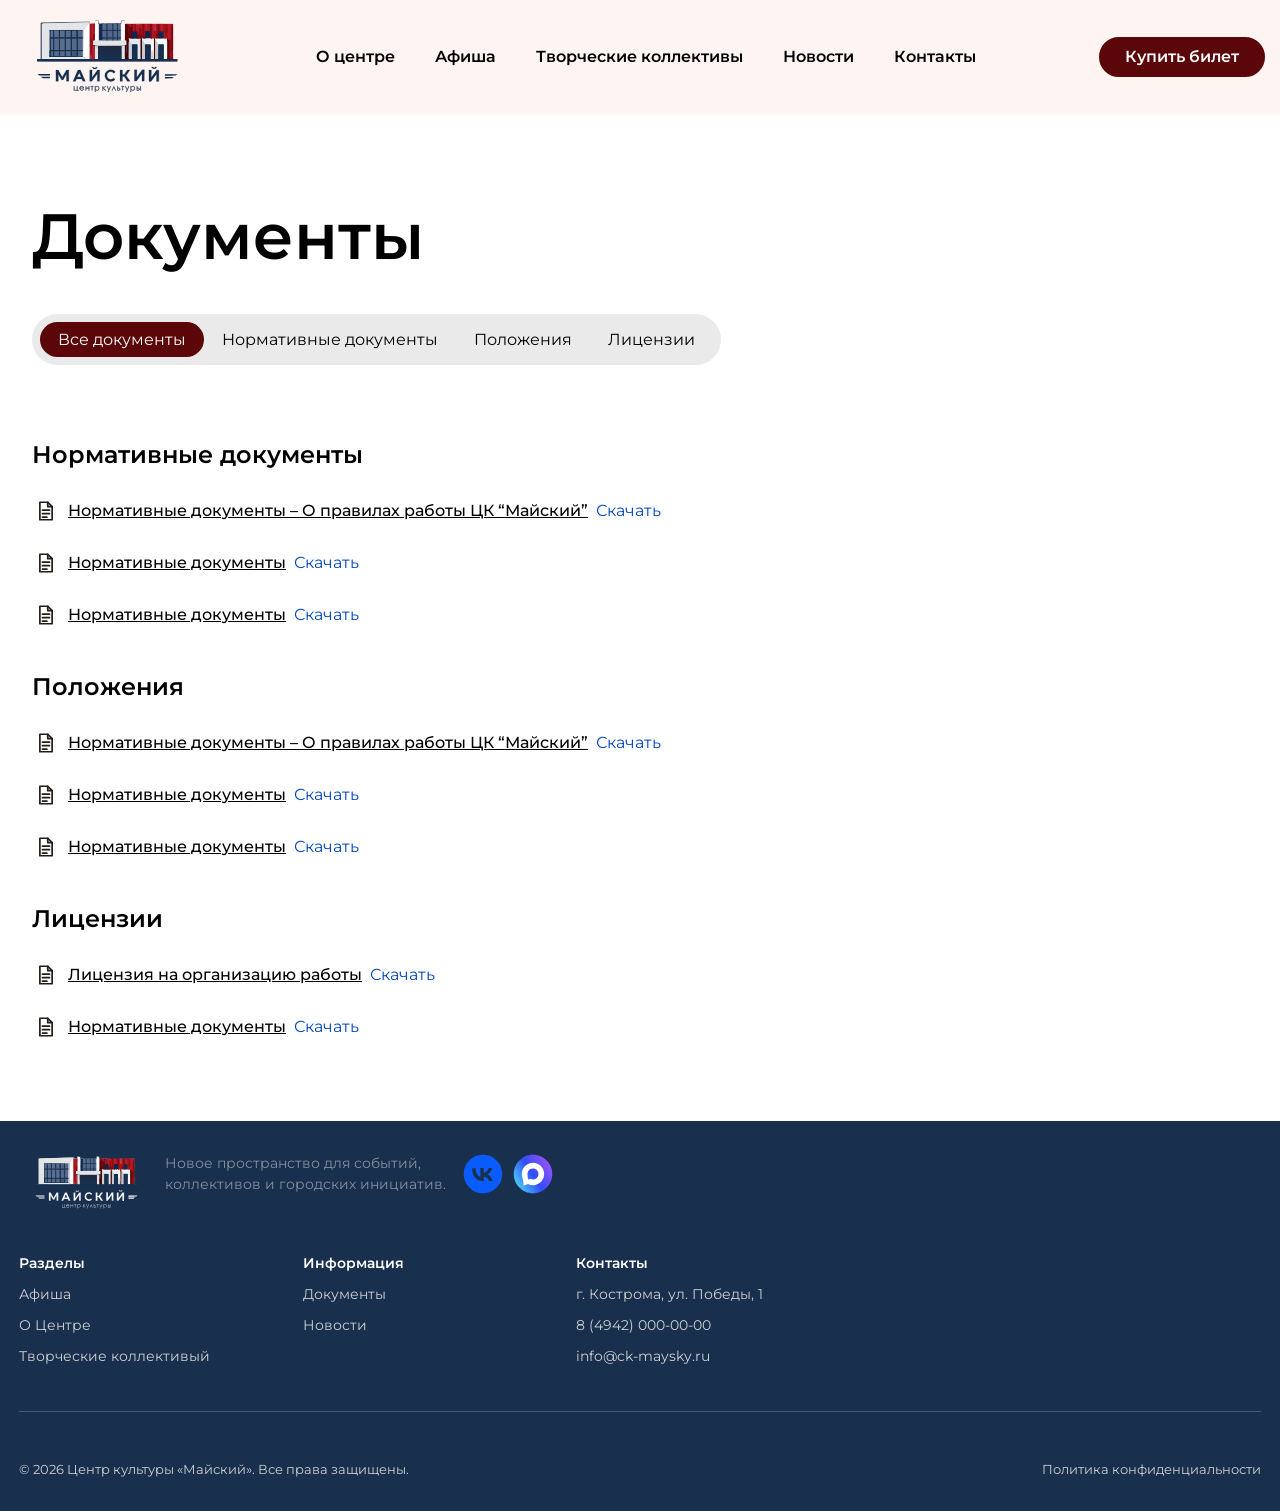
<file: html/documents.html>
<!DOCTYPE html>
<html lang="ru">
<head>
  <meta charset="UTF-8">
  <meta name="viewport" content="width=device-width, initial-scale=1.0">
  <link rel="stylesheet" href="../css/style.css">
  <link rel="stylesheet" href="../css/header.css">
  <link rel="stylesheet" href="../css/footer.css">
  <link rel="stylesheet" href="../css/documents.css">
  <title>Документы</title>
</head>
<body>

  <header>
    <div class="header-wrapper">

      <a href="main.html" class="header__logo">
        <img src="../src/logo.svg" alt="На главную">
      </a>

      <div class="header-menu">
        <a href="" class="menu__link font-semibold-16">О центре</a>
        <a href="" class="menu__link font-semibold-16">Афиша</a>
        <a href="" class="menu__link font-semibold-16">Творческие коллективы</a>
        <a href="" class="menu__link font-semibold-16">Новости</a>
        <a href="" class="menu__link font-semibold-16">Контакты</a>
      </div>

      <button type="button" class="btn btn-primary header-btn-desktop">
        <p class="font-semibold-16">Купить билет</p>
      </button>

      <button id="header-btn-mob" type="button" class="btn header-btn-mob">
        <svg class="menu-open" width="24" height="24" viewBox="0 0 24 24" fill="none" xmlns="http://www.w3.org/2000/svg">
          <line x1="3.9" y1="5.6" x2="20.1" y2="5.6" stroke="black" stroke-width="1.8" stroke-linecap="round"/>
          <line x1="3.9" y1="11.6" x2="20.1" y2="11.6" stroke="black" stroke-width="1.8" stroke-linecap="round"/>
          <line x1="3.9" y1="17.6" x2="20.1" y2="17.6" stroke="black" stroke-width="1.8" stroke-linecap="round"/>
        </svg>

        <svg class="menu-close" width="24" height="24" viewBox="0 0 24 24" fill="none" xmlns="http://www.w3.org/2000/svg">
          <path d="M18 6L6 18" stroke="black" stroke-width="2" stroke-linecap="round" stroke-linejoin="round"/>
          <path d="M6 6L18 18" stroke="black" stroke-width="2" stroke-linecap="round" stroke-linejoin="round"/>
        </svg>

      </button>

    </div>
    <div class="mob-menu-header">
      <button type="button" class="btn mob-button-menu mob-menu__item font-semibold-16">Главная</button>
      <hr class="mob-menu__devider">
      <button type="button" class="btn mob-button-menu mob-menu__item font-semibold-16">Афиша</button>
      <hr class="mob-menu__devider">
      <button type="button" class="btn mob-button-menu mob-menu__item font-semibold-16">Новости</button>
      <hr class="mob-menu__devider">
      <button type="button" class="btn mob-button-menu mob-menu__item font-semibold-16">Творческие коллективы</button>
      <hr class="mob-menu__devider">
      <button type="button" class="btn mob-button-menu mob-menu__item font-semibold-16">О центре</button>
      <hr class="mob-menu__devider">
      <button type="button" class="btn mob-button-menu mob-menu__item font-semibold-16">Информация для посетителей</button>
      <hr class="mob-menu__devider">
      <button type="button" class="btn mob-button-menu mob-menu__item font-semibold-16">Документы</button>
      <hr class="mob-menu__devider">
      <button type="button" class="btn mob-button-menu mob-menu__item font-semibold-16">Контакты</button>
      <hr class="mob-menu__devider">
    </div>
  </header>

  <main>

    <div class="doc-content">
      <div class="content-area">

        <div class="docs-content-wrapper">

          <h1 class="docs__label font-semibold-64">Документы</h1>
  
          <div class="doc-tabs">
            <button id="doc-button-1" type="button" class="btn font-regular-16 doc__button">Все документы</button>
            <button id="doc-button-2" type="button" class="btn font-regular-16 doc__button">Нормативные документы</button>
            <button id="doc-button-3" type="button" class="btn font-regular-16 doc__button">Положения</button>
            <button id="doc-button-4" type="button" class="btn font-regular-16 doc__button">Лицензии</button>
          </div>

          <div class="doc__tabs--mob doc-tabs-container" id="filterTypeWrapper">
            <button id="filterType" type="button" class="btn filter-btn">
              <p class="filter-button__name font-semibold-16">Все документы</p>
              <svg width="14" height="8" viewBox="0 0 14 8" fill="none" xmlns="http://www.w3.org/2000/svg">
                <path d="M0.900391 0.900002L6.90039 6.9L12.9004 0.900002" stroke="#5B0609" stroke-width="1.8" stroke-linecap="round" stroke-linejoin="round"/>
              </svg>
            </button>
          </div>

          <div class="doc-content-info">
            <div class="doc-item no-visible">
              <p class="doc-item__label">Нормативные документы</p>
  
              <div class="doc-item__link">
                <img class="doc-item__icon" src="../src/icons/doc-icon.svg" alt="">
                <div class="links-wrapper">
                  <a href="" class="doc-item__name">Нормативные документы – О правилах работы ЦК “Майский”</a>
                  <a href="" class="doc-item__download">Скачать</a>
                </div>
              </div>
              <div class="doc-item__link">
                <img class="doc-item__icon" src="../src/icons/doc-icon.svg" alt="">
                <div class="links-wrapper">
                  <a href="" class="doc-item__name">Нормативные документы</a>
                  <a href="" class="doc-item__download">Скачать</a>
                </div>
              </div>
              <div class="doc-item__link">
                <img class="doc-item__icon" src="../src/icons/doc-icon.svg" alt="">
                <div class="links-wrapper">
                  <a href="" class="doc-item__name">Нормативные документы</a>
                  <a href="" class="doc-item__download">Скачать</a>
                </div>
              </div>
  
            </div>
  
            <div class="doc-item no-visible">
              <p class="doc-item__label">Положения</p>
  
              <div class="doc-item__link">
                <img class="doc-item__icon" src="../src/icons/doc-icon.svg" alt="">
                <div class="links-wrapper">
                  <a href="" class="doc-item__name">Нормативные документы – О правилах работы ЦК “Майский”</a>
                  <a href="" class="doc-item__download">Скачать</a>
                </div>
              </div>
              <div class="doc-item__link">
                <img class="doc-item__icon" src="../src/icons/doc-icon.svg" alt="">
                <div class="links-wrapper">
                  <a href="" class="doc-item__name">Нормативные документы</a>
                  <a href="" class="doc-item__download">Скачать</a>
                </div>
              </div>
              <div class="doc-item__link">
                <img class="doc-item__icon" src="../src/icons/doc-icon.svg" alt="">
                <div class="links-wrapper">
                  <a href="" class="doc-item__name">Нормативные документы</a>
                  <a href="" class="doc-item__download">Скачать</a>
                </div>
              </div>
  
            </div>
  
            <div class="doc-item no-visible">
              <p class="doc-item__label">Лицензии</p>
  
              <div class="doc-item__link">
                <img class="doc-item__icon" src="../src/icons/doc-icon.svg" alt="">
                <div class="links-wrapper">
                  <a href="" class="doc-item__name">Лицензия на организацию работы</a>
                  <a href="" class="doc-item__download">Скачать</a>
                </div>
              </div>
              <div class="doc-item__link">
                <img class="doc-item__icon" src="../src/icons/doc-icon.svg" alt="">
                <div class="links-wrapper">
                  <a href="" class="doc-item__name">Нормативные документы</a>
                  <a href="" class="doc-item__download">Скачать</a>
                </div>
              </div>
  
            </div>
          </div>

        </div>


      </div>
    </div>

  </main>

  <footer class="footer">

    <div class="footer__up-content">

      <div class="info__wrapper">
        <a href="main.html" class="info__logo">
          <img src="../src/footer-logo.svg" alt="На главную">
        </a>
        <p class="info__description">Новое пространство для событий,<br>коллективов и городских инициатив.</p>
        <div class="info__social-network">
          <a class="social-network" href="">
            <img class="social-network-img" src="../src/icons/Vk.svg" alt="vk">
          </a>
          <a class="social-network" href="">
            <img class="social-network-img" src="../src/icons/MAX.svg" alt="max">
          </a>
        </div>
      </div>

      <div class="footer__menu-wrapper">
        <div class="footer__menu-column">
          <a href="" class="footer__menu-label">Разделы</a>
          <a href="" class="footer__menu-item">Афиша</a>
          <a href="" class="footer__menu-item">О Центре</a>
          <a href="" class="footer__menu-item">Творческие коллективый</a>
        </div>
        <div class="footer__menu-column second-column">
          <a href="" class="footer__menu-label">Информация</a>
          <a href="" class="footer__menu-item">Документы</a>
          <a href="" class="footer__menu-item">Новости</a>
        </div>
        <div class="footer__menu-column third-column">
          <a href="" class="footer__menu-label">Контакты</a>
          <a href="" class="footer__menu-item">г. Кострома, ул. Победы, 1</a>
          <a href="" class="footer__menu-item">8 (4942) 000-00-00</a>
          <a href="" class="footer__menu-item">info@ck-maysky.ru</a>
        </div>
      </div>

    </div>

    <hr class="footer__devider">

    <div class="footer__bottom-content">
      <p class="copyright">© 2026 Центр культуры «Майский». Все права защищены.</p>
      <a href="" class="privacy__label">Политика конфиденциальности</a>
    </div>

  </footer>
    
  <!-- <script src="../js/tabsDocs.js"></script> -->
  <script src="../js/chooseDocumentsVariant.js"></script>
  <script src="../js/openHeaderMenuMob.js"></script>
</body>
</html>
</file>
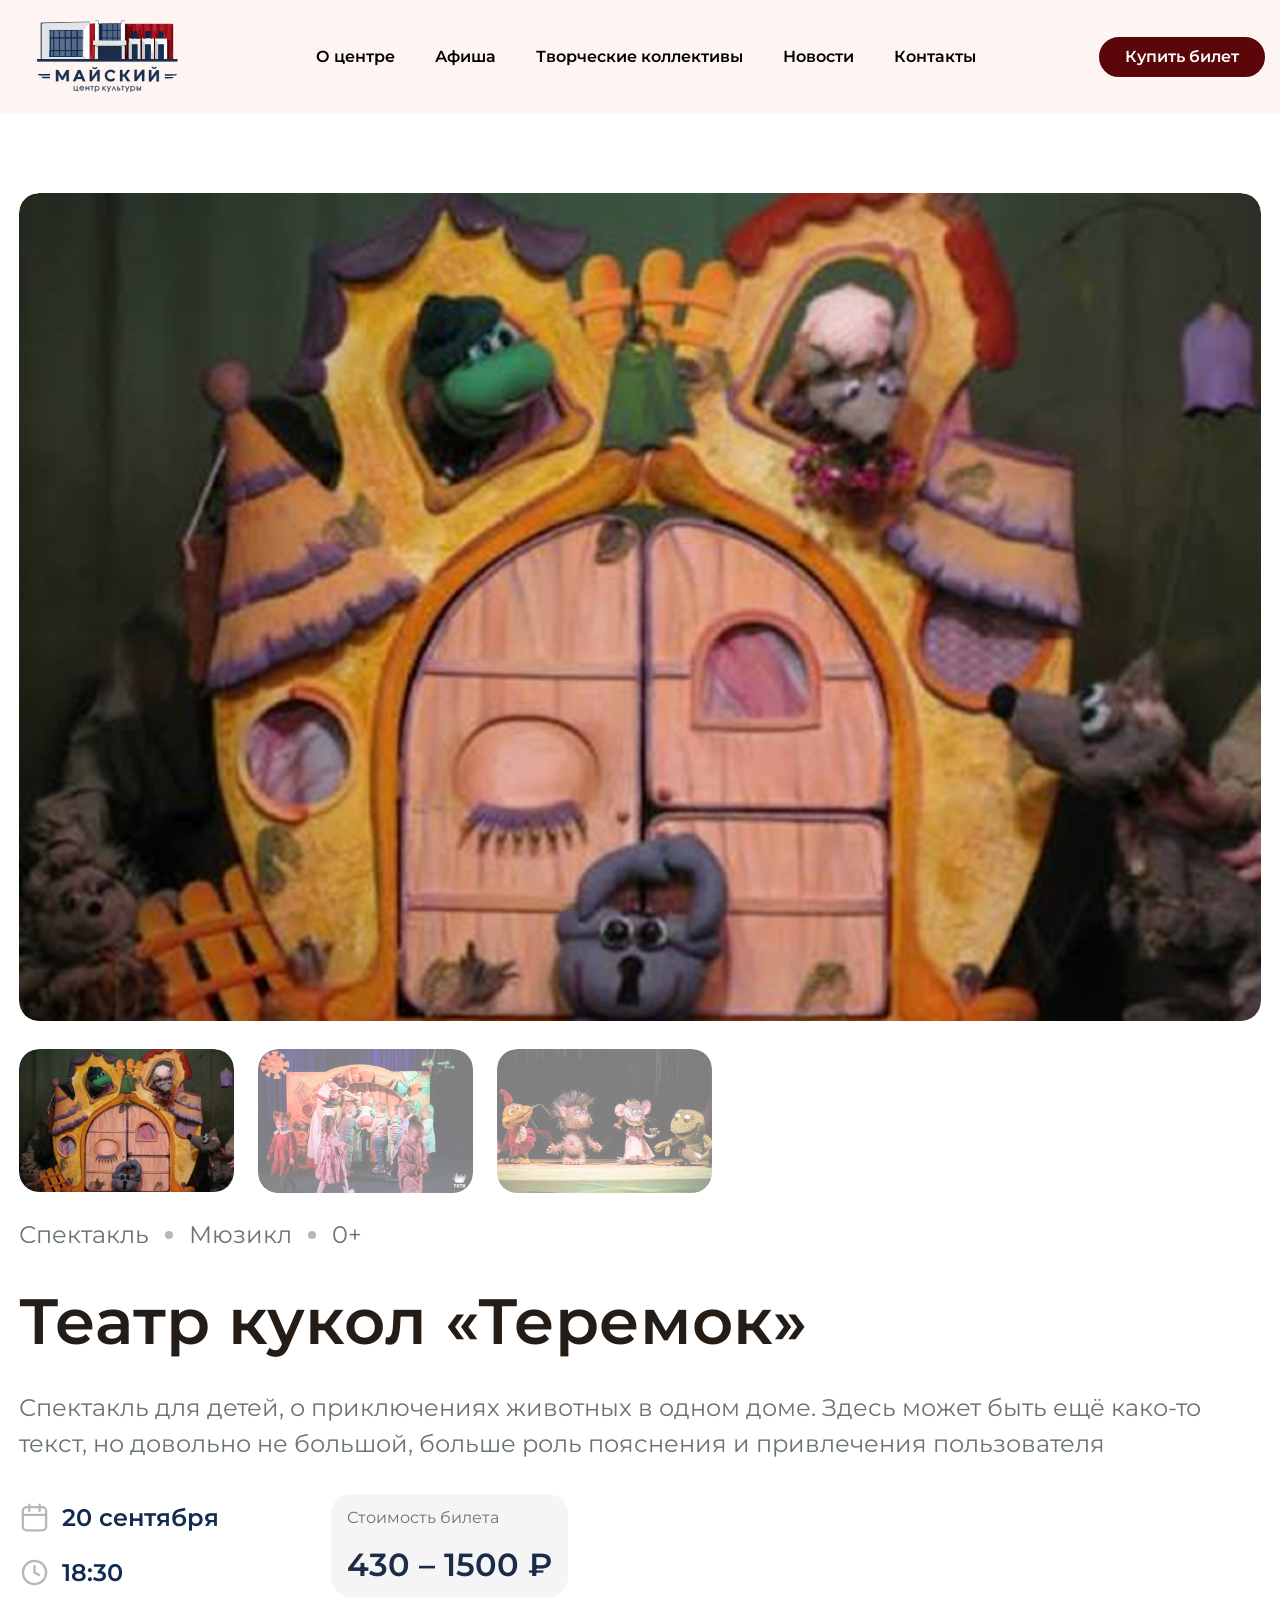
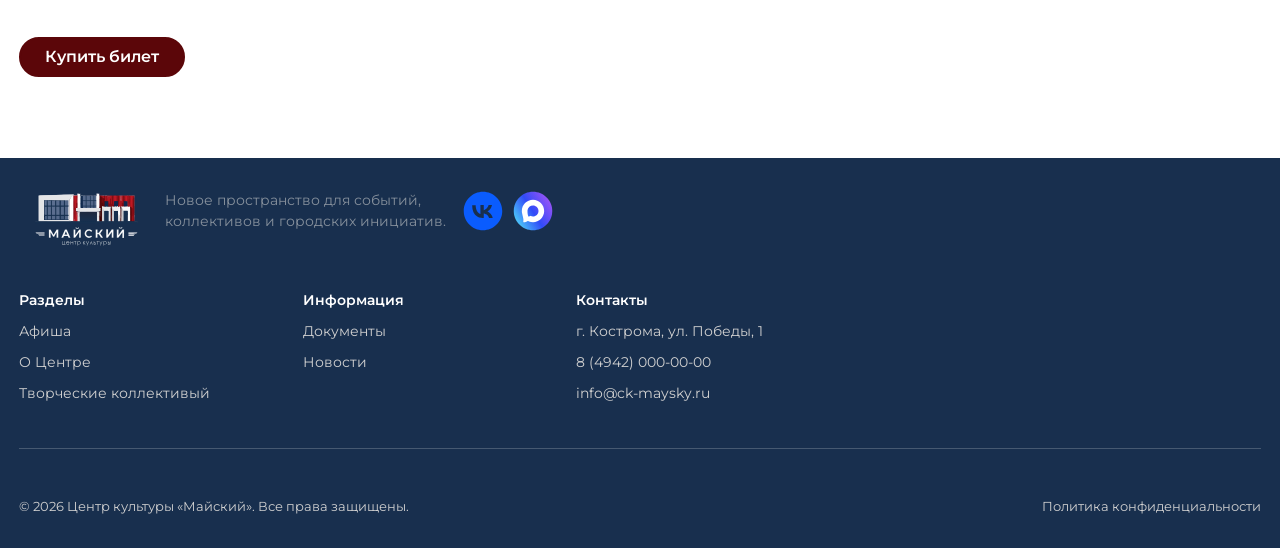
<file: html/event-item-page.html>
<!DOCTYPE html>
<html lang="ru">
<head>
  <meta charset="UTF-8">
  <meta name="viewport" content="width=device-width, initial-scale=1.0">
  <link rel="stylesheet" href="../css/style.css">
  <link rel="stylesheet" href="../css/header.css">
  <link rel="stylesheet" href="../css/footer.css">
  <link rel="stylesheet" href="../css/event-item-page.css">
  <link rel="stylesheet" href="https://cdn.jsdelivr.net/npm/swiper@11/swiper-bundle.min.css" />
  <title>Мероприятие</title>
</head>
<body>

  <header>
    <div class="header-wrapper">

      <a href="main.html" class="header__logo">
        <img src="../src/logo.svg" alt="На главную">
      </a>

      <div class="header-menu">
        <a href="" class="menu__link font-semibold-16">О центре</a>
        <a href="" class="menu__link font-semibold-16">Афиша</a>
        <a href="" class="menu__link font-semibold-16">Творческие коллективы</a>
        <a href="" class="menu__link font-semibold-16">Новости</a>
        <a href="" class="menu__link font-semibold-16">Контакты</a>
      </div>

      <button type="button" class="btn btn-primary header-btn-desktop">
        <p class="font-semibold-16">Купить билет</p>
      </button>

      <button id="header-btn-mob" type="button" class="btn header-btn-mob">
        <svg class="menu-open" width="24" height="24" viewBox="0 0 24 24" fill="none" xmlns="http://www.w3.org/2000/svg">
          <line x1="3.9" y1="5.6" x2="20.1" y2="5.6" stroke="black" stroke-width="1.8" stroke-linecap="round"/>
          <line x1="3.9" y1="11.6" x2="20.1" y2="11.6" stroke="black" stroke-width="1.8" stroke-linecap="round"/>
          <line x1="3.9" y1="17.6" x2="20.1" y2="17.6" stroke="black" stroke-width="1.8" stroke-linecap="round"/>
        </svg>

        <svg class="menu-close" width="24" height="24" viewBox="0 0 24 24" fill="none" xmlns="http://www.w3.org/2000/svg">
          <path d="M18 6L6 18" stroke="black" stroke-width="2" stroke-linecap="round" stroke-linejoin="round"/>
          <path d="M6 6L18 18" stroke="black" stroke-width="2" stroke-linecap="round" stroke-linejoin="round"/>
        </svg>

      </button>

    </div>
    <div class="mob-menu-header">
      <button type="button" class="btn mob-button-menu mob-menu__item font-semibold-16">Главная</button>
      <hr class="mob-menu__devider">
      <button type="button" class="btn mob-button-menu mob-menu__item font-semibold-16">Афиша</button>
      <hr class="mob-menu__devider">
      <button type="button" class="btn mob-button-menu mob-menu__item font-semibold-16">Новости</button>
      <hr class="mob-menu__devider">
      <button type="button" class="btn mob-button-menu mob-menu__item font-semibold-16">Творческие коллективы</button>
      <hr class="mob-menu__devider">
      <button type="button" class="btn mob-button-menu mob-menu__item font-semibold-16">О центре</button>
      <hr class="mob-menu__devider">
      <button type="button" class="btn mob-button-menu mob-menu__item font-semibold-16">Информация для посетителей</button>
      <hr class="mob-menu__devider">
      <button type="button" class="btn mob-button-menu mob-menu__item font-semibold-16">Документы</button>
      <hr class="mob-menu__devider">
      <button type="button" class="btn mob-button-menu mob-menu__item font-semibold-16">Контакты</button>
      <hr class="mob-menu__devider">
    </div>
  </header>

  <main>
     
    <div class="news-item-wrapper">

      <div class="news-item-content">
        <div class="imgs-wrapper">

          <div class="swiper main-gallery">
            <div class="swiper-wrapper gallery-wrapper">
              <div class="swiper-slide gallery-slide">
                <img class="gallery-img" src="../src/event-item-gallery/event-img-1.png" alt="">
              </div>
              <div class="swiper-slide gallery-slide">
                <img class="gallery-img" src="../src/event-item-gallery/event-img-2.png" alt="">
              </div>
              <div class="swiper-slide gallery-slide">
                <img class="gallery-img" src="../src/event-item-gallery/event-img-3.png" alt="">
              </div>
            </div>
          </div>

          <div class="swiper thumbs-gallery">
            <div class="swiper-wrapper thumbs-wrapper">
              <div class="swiper-slide thumb-slide">
                <img class="thumb-img" src="../src/event-item-gallery/event-img-1.png" alt="">
              </div>
              <div class="swiper-slide thumb-slide">
                <img class="thumb-img" src="../src/event-item-gallery/event-img-2.png" alt="">
              </div>
              <div class="swiper-slide thumb-slide">
                <img class="thumb-img" src="../src/event-item-gallery/event-img-3.png" alt="">
              </div>
            </div>
          </div>

        </div>

        <div class="ni-information">
          <div class="ni-info__content">

            <div class="ni__tags-wrapper">
              <p class="ni__tag font-regular-24">Спектакль</p>
              <div class="ni__circ"></div>
              <p class="ni__tag font-regular-24">Мюзикл</p>
              <div class="ni__circ"></div>
              <p class="ni__tag font-regular-24">0+</p>
            </div>

            <h1 class="ni__name font-semibold-64">Театр кукол «Теремок»</h1>

            <p class="ni__description font-regular-24">Спектакль для детей, о приключениях животных в одном доме. Здесь может быть ещё како-то текст, но довольно не большой, больше роль пояснения и привлечения пользователя</p>

            <div class="ni-dates-price">
              <div class="ni__dates-wrapper">
                <div class="ni__date-value">
                  <img class="ni__date" src="../src/icons/Calendar.svg" alt="">
                  <p class="ni__date-name font-semibold-24">20 сентября</p>
                </div>
                <div class="ni__date-value">
                  <img class="ni__date" src="../src/icons/Clock.svg" alt="">
                  <p class="ni__date-name font-semibold-24">18:30</p>
                </div>
              </div>
              <div class="ni__price-wrapper">
                <p class="ni__price-label font-regular-16">Стоимость билета </p>
                <p class="ni__price__sum font-semibold-40">430 – 1500 ₽</p>
              </div>
            </div>

          </div>
          <button type="button" class="btn btn-primary">
            <p class="font-semibold-16">Купить билет</p>
          </button>
        </div>
      </div>

    </div>

  </main>

  <footer class="footer">

    <div class="footer__up-content">

      <div class="info__wrapper">
        <a href="main.html" class="info__logo">
          <img src="../src/footer-logo.svg" alt="На главную">
        </a>
        <p class="info__description">Новое пространство для событий,<br>коллективов и городских инициатив.</p>
        <div class="info__social-network">
          <a class="social-network" href="">
            <img class="social-network-img" src="../src/icons/Vk.svg" alt="vk">
          </a>
          <a class="social-network" href="">
            <img class="social-network-img" src="../src/icons/MAX.svg" alt="max">
          </a>
        </div>
      </div>

      <div class="footer__menu-wrapper">
        <div class="footer__menu-column">
          <a href="" class="footer__menu-label">Разделы</a>
          <a href="" class="footer__menu-item">Афиша</a>
          <a href="" class="footer__menu-item">О Центре</a>
          <a href="" class="footer__menu-item">Творческие коллективый</a>
        </div>
        <div class="footer__menu-column second-column">
          <a href="" class="footer__menu-label">Информация</a>
          <a href="" class="footer__menu-item">Документы</a>
          <a href="" class="footer__menu-item">Новости</a>
        </div>
        <div class="footer__menu-column third-column">
          <a href="" class="footer__menu-label">Контакты</a>
          <a href="" class="footer__menu-item">г. Кострома, ул. Победы, 1</a>
          <a href="" class="footer__menu-item">8 (4942) 000-00-00</a>
          <a href="" class="footer__menu-item">info@ck-maysky.ru</a>
        </div>
      </div>

    </div>

    <hr class="footer__devider">

    <div class="footer__bottom-content">
      <p class="copyright">© 2026 Центр культуры «Майский». Все права защищены.</p>
      <a href="" class="privacy__label">Политика конфиденциальности</a>
    </div>

  </footer>

  
  <script src="https://cdn.jsdelivr.net/npm/swiper@11/swiper-bundle.min.js"></script>
  <script src="../js/swipeGalleryEvent.js"></script>
  <script src="../js/openHeaderMenuMob.js"></script>
</body>
</html>
</file>
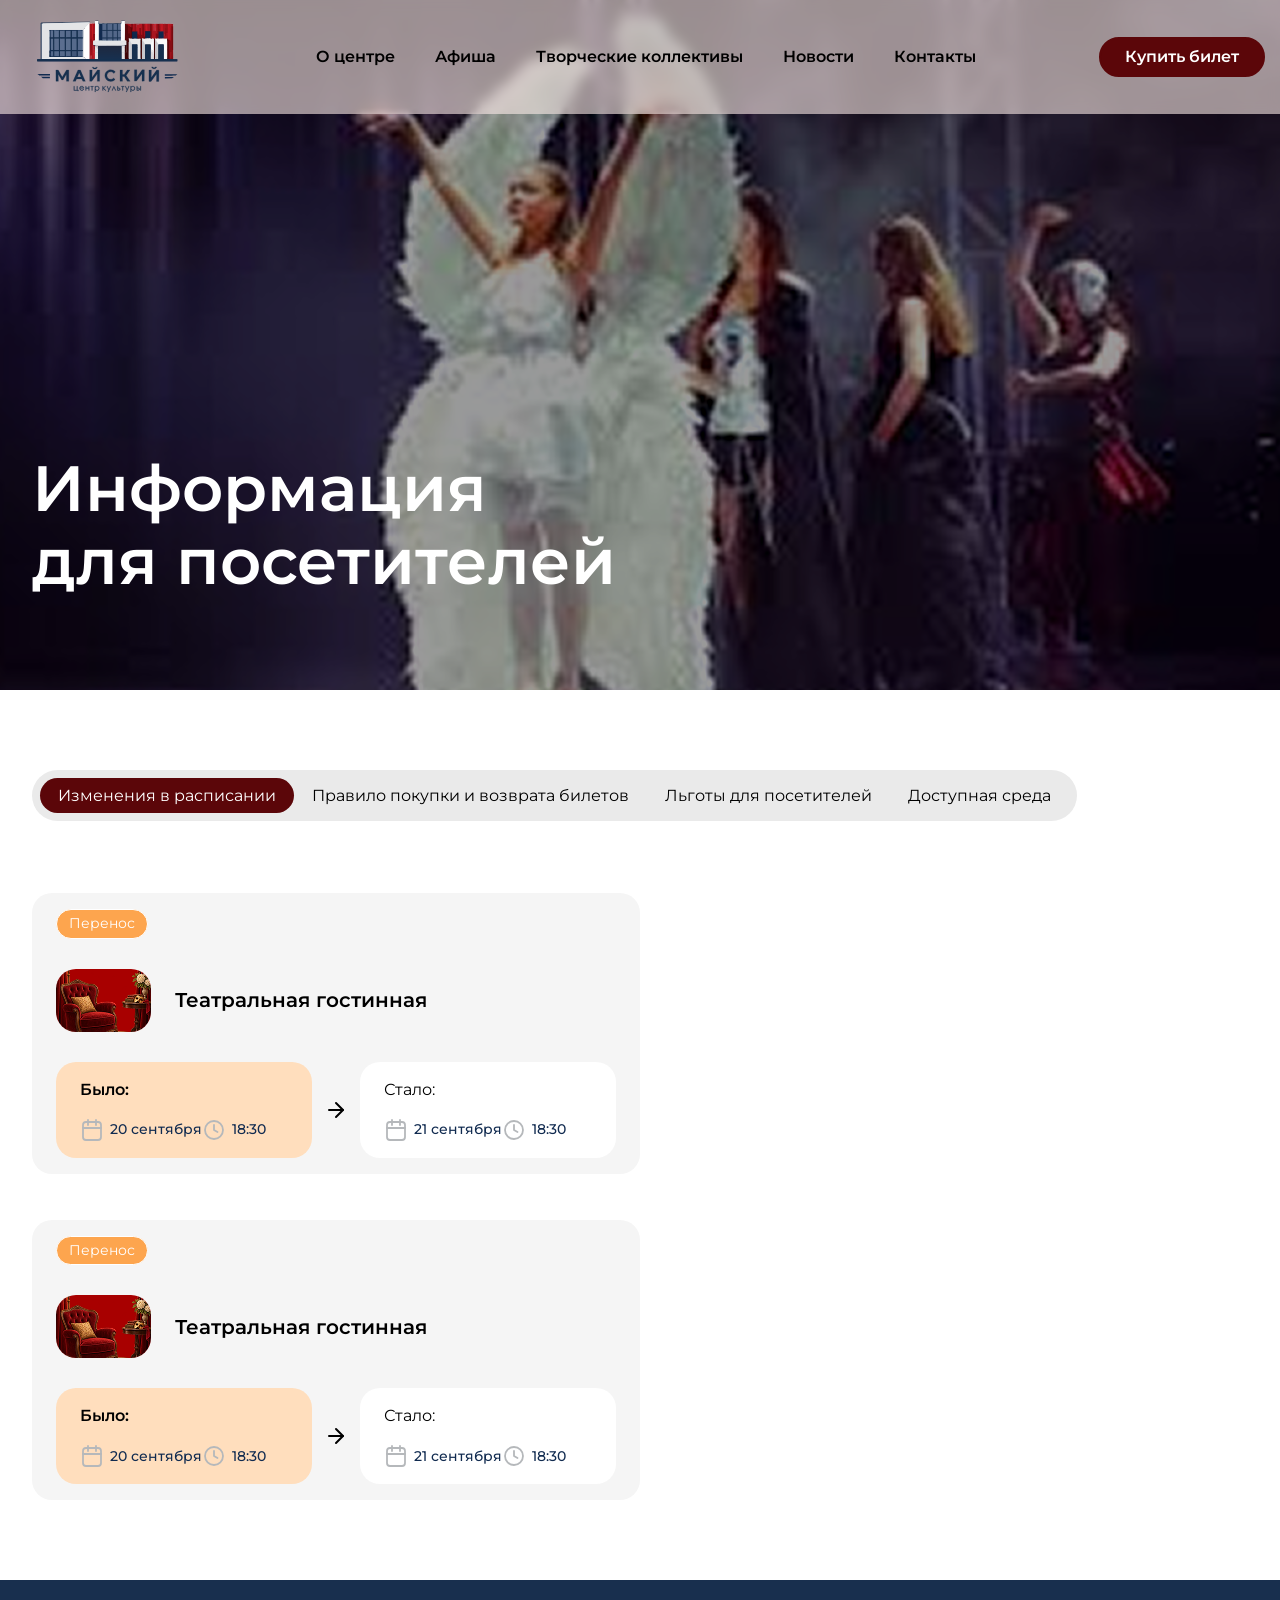
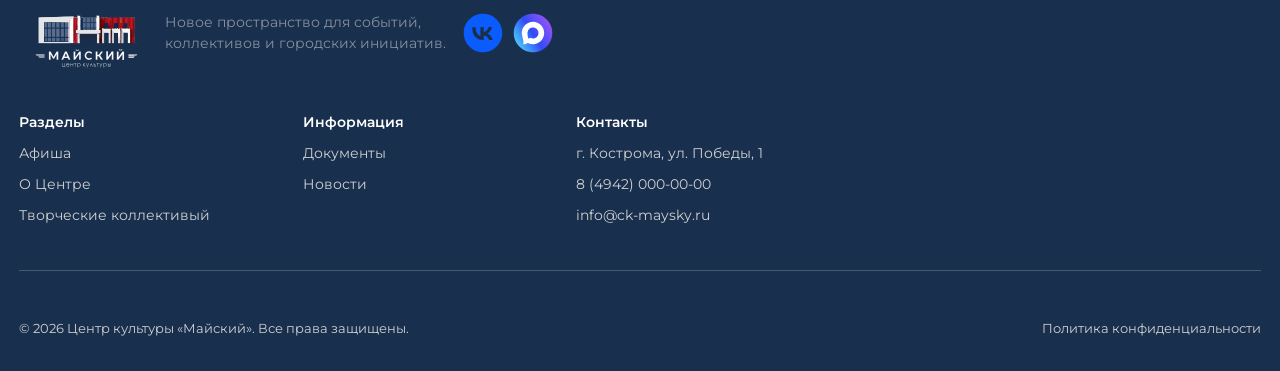
<file: html/info-for-visitors.html>
<!DOCTYPE html>
<html lang="ru">
<head>
  <meta charset="UTF-8">
  <meta name="viewport" content="width=device-width, initial-scale=1.0">
  <link rel="stylesheet" href="../css/style.css">
  <link rel="stylesheet" href="../css/header.css">
  <link rel="stylesheet" href="../css/footer.css">
  <link rel="stylesheet" href="../css/info-for-visitors.css">
  <title>Информация для посетителей</title>
</head>
<body>

  <header>
    <div class="header-wrapper">

      <a href="main.html" class="header__logo">
        <img src="../src/logo.svg" alt="На главную">
      </a>

      <div class="header-menu">
        <a href="" class="menu__link font-semibold-16">О центре</a>
        <a href="" class="menu__link font-semibold-16">Афиша</a>
        <a href="" class="menu__link font-semibold-16">Творческие коллективы</a>
        <a href="" class="menu__link font-semibold-16">Новости</a>
        <a href="" class="menu__link font-semibold-16">Контакты</a>
      </div>

      <button type="button" class="btn btn-primary header-btn-desktop">
        <p class="font-semibold-16">Купить билет</p>
      </button>

      <button id="header-btn-mob" type="button" class="btn header-btn-mob">
        <svg class="menu-open" width="24" height="24" viewBox="0 0 24 24" fill="none" xmlns="http://www.w3.org/2000/svg">
          <line x1="3.9" y1="5.6" x2="20.1" y2="5.6" stroke="black" stroke-width="1.8" stroke-linecap="round"/>
          <line x1="3.9" y1="11.6" x2="20.1" y2="11.6" stroke="black" stroke-width="1.8" stroke-linecap="round"/>
          <line x1="3.9" y1="17.6" x2="20.1" y2="17.6" stroke="black" stroke-width="1.8" stroke-linecap="round"/>
        </svg>

        <svg class="menu-close" width="24" height="24" viewBox="0 0 24 24" fill="none" xmlns="http://www.w3.org/2000/svg">
          <path d="M18 6L6 18" stroke="black" stroke-width="2" stroke-linecap="round" stroke-linejoin="round"/>
          <path d="M6 6L18 18" stroke="black" stroke-width="2" stroke-linecap="round" stroke-linejoin="round"/>
        </svg>

      </button>

    </div>
    <div class="mob-menu-header">
      <button type="button" class="btn mob-button-menu mob-menu__item font-semibold-16">Главная</button>
      <hr class="mob-menu__devider">
      <button type="button" class="btn mob-button-menu mob-menu__item font-semibold-16">Афиша</button>
      <hr class="mob-menu__devider">
      <button type="button" class="btn mob-button-menu mob-menu__item font-semibold-16">Новости</button>
      <hr class="mob-menu__devider">
      <button type="button" class="btn mob-button-menu mob-menu__item font-semibold-16">Творческие коллективы</button>
      <hr class="mob-menu__devider">
      <button type="button" class="btn mob-button-menu mob-menu__item font-semibold-16">О центре</button>
      <hr class="mob-menu__devider">
      <button type="button" class="btn mob-button-menu mob-menu__item font-semibold-16">Информация для посетителей</button>
      <hr class="mob-menu__devider">
      <button type="button" class="btn mob-button-menu mob-menu__item font-semibold-16">Документы</button>
      <hr class="mob-menu__devider">
      <button type="button" class="btn mob-button-menu mob-menu__item font-semibold-16">Контакты</button>
      <hr class="mob-menu__devider">
    </div>
  </header>

  <main>

    <div class="head-section">
      <div class="content-area head-content__left">
          <h1 class="visitors-label font-semibold-64">Информация<br>для посетителей</h1>
      </div>
      <div class="head-section__back">
        <img class="back-img" src="../src/info-visitors-back-img.png" alt="">
      </div>
    </div>

    <section class="about-info-section">

      <div class="content-area">

        <div class="info-visitors-wrapper">

          <div class="iv__tabs iv-tabs-container">
            <button id="iv-button-1" type="button" class="btn iv-btn font-regular-16 iv__button">Изменения в расписании</button>
            <button id="iv-button-2" type="button" class="btn iv-btn font-regular-16 iv__button">Правило покупки и возврата билетов </button>
            <button id="iv-button-3" type="button" class="btn iv-btn font-regular-16 iv__button">Льготы для посетителей</button>
            <button id="iv-button-4" type="button" class="btn iv-btn font-regular-16 iv__button">Доступная среда</button>
          </div>

          <div class="iv__tabs--mob iv-tabs-container" id="filterTypeWrapper">
            <button id="filterType" type="button" class="btn filter-btn">
              <p class="filter-button__name font-semibold-16">Изменения в расписании</p>
              <svg width="14" height="8" viewBox="0 0 14 8" fill="none" xmlns="http://www.w3.org/2000/svg">
                <path d="M0.900391 0.900002L6.90039 6.9L12.9004 0.900002" stroke="#5B0609" stroke-width="1.8" stroke-linecap="round" stroke-linejoin="round"/>
              </svg>
            </button>
          </div>

          <div class="iv__content">

            <div id="iv__content-1" class="content-cards no-visible">
              
              <div class="iv-card">
  
                <p class="iv-card__status font-regular-14">Перенос</p>
  
                <div class="iv-card__label">
                  <img class="iv-card__img" src="../src/iv-card__img.png" alt="">
                  <p class="iv-card__name font-semibold-20">Театральная гостинная</p>
                </div>
                <div class="iv-card__changes">
  
                  <div class="iv-card__change iv-card-old-state">
  
                    <p class="iv-card__name font-semibold-16">Было:</p>
  
                    <div class="iv-card__dates-wrapper">
  
                      <div class="iv-card__date-value">
                        <img class="iv-card__date" src="../src/icons/Calendar.svg" alt="">
                        <p class="iv-card__date-name">20 сентября</p>
                      </div>
  
                      <div class="iv-card__date-value">
                        <img class="iv-card__date" src="../src/icons/Clock.svg" alt="">
                        <p class="iv-card__date-name">18:30</p>
                      </div>
  
                    </div>
  
                  </div>
  
                  <img class="iv-card__arrow" src="../src/icons/arrow.svg" alt="">
  
                  <div class="iv-card__change iv-card-new-state">
  
                    <p class="iv-card__name">Стало:</p>
  
                    <div class="iv-card__dates-wrapper">
  
                      <div class="iv-card__date-value">
                        <img class="iv-card__date" src="../src/icons/Calendar.svg" alt="">
                        <p class="iv-card__date-name">21 сентября</p>
                      </div>
  
                      <div class="iv-card__date-value">
                        <img class="iv-card__date" src="../src/icons/Clock.svg" alt="">
                        <p class="iv-card__date-name">18:30</p>
                      </div>
  
                    </div>
  
                  </div>
  
                </div>
              </div>
  
              <div class="iv-card">
  
                <p class="iv-card__status font-regular-14">Перенос</p>
  
                <div class="iv-card__label">
                  <img class="iv-card__img" src="../src/iv-card__img.png" alt="">
                  <p class="iv-card__name font-semibold-20">Театральная гостинная</p>
                </div>
                <div class="iv-card__changes">
  
                  <div class="iv-card__change iv-card-old-state">
  
                    <p class="iv-card__name font-semibold-16">Было:</p>
  
                    <div class="iv-card__dates-wrapper">
  
                      <div class="iv-card__date-value">
                        <img class="iv-card__date" src="../src/icons/Calendar.svg" alt="">
                        <p class="iv-card__date-name">20 сентября</p>
                      </div>
  
                      <div class="iv-card__date-value">
                        <img class="iv-card__date" src="../src/icons/Clock.svg" alt="">
                        <p class="iv-card__date-name">18:30</p>
                      </div>
  
                    </div>
  
                  </div>
  
                  <img class="iv-card__arrow" src="../src/icons/arrow.svg" alt="">
  
                  <div class="iv-card__change iv-card-new-state">
  
                    <p class="iv-card__name">Стало:</p>
  
                    <div class="iv-card__dates-wrapper">
  
                      <div class="iv-card__date-value">
                        <img class="iv-card__date" src="../src/icons/Calendar.svg" alt="">
                        <p class="iv-card__date-name">21 сентября</p>
                      </div>
  
                      <div class="iv-card__date-value">
                        <img class="iv-card__date" src="../src/icons/Clock.svg" alt="">
                        <p class="iv-card__date-name">18:30</p>
                      </div>
  
                    </div>
  
                  </div>
  
                </div>
              </div>

            </div>

            <div id="iv__content-2" class="content-cards no-visible">
              <div class="rules__back-tickets font-regular-16">
                <p class="rules__back-tickets-title font-semibold-20">Как можно сдать билет?</p>
                <p>Билет возвращается тем же способом, каким был приобретён — в кассу или онлайн билетному оператору Quicktickets. Срок рассмотрения заявления 10 дней. Возврат средств осуществляется тем же способом, что и приобретение — наличными или безналичными средствами на карту.</p>

                <p class="rules__back-tickets-title font-semibold-20">Какая сумма возвращается при возврате билета?</p>
                <ul>
                  <li>не позднее, чем за десять дней до дня проведения концерта получить обратно 100 % цены билета;</li>
                  <li>менее чем за десять дней, но не позднее, чем за пять дней до дня проведения концерта получить обратно 50 % цены билета;</li>
                  <li>менее чем за пять дней, но не позднее, чем за три дня до дня проведения концерта получить обратно 30 % цены билета</li>
                </ul>

                <p class="rules__back-tickets-title font-semibold-20">В каком случае невозможен возврат билета?</p>
                <ul>
                  <li>до концерта осталось менее трех дней;</li>
                  <li>слушатель опоздал или не посетил концерт;</li>
                  <li>слушатель нарушил Правила посещения концерта;</li>
                  <li>билеты были приобретены на специальных акциях, в том числе – с предоставлением специальных скидок и льгот.</li>
                </ul>

                <p>Дополнительную информацию можно получить по телефонам: <span class="font-semibold-16">+7(4942)-07-07-07</span></p>
              </div>
            </div>

            <div id="iv__content-3" class="content-cards no-visible">
              <div class="rules__benefits font-regular-16">
                <p>В Костромской области вступило в силу Постановление Администрации Костромской области №538-а от 31 октября 2022 г. «О предоставлении многодетным семьям права на бесплатное посещение организаций культуры, объектов спорта, получение услуг на льготных условиях».</p>

                <p>Порядок предоставления льгот в соответствии с постановлением в филармонии:</p>

                <ol>
                  <li>Необходимо предварительно подать заявку/забронировать места по телефону 31 40 05 или по электронной почте не менее, чем за 7 дней до даты проведения мероприятия (п.9) – сообщить ФИО, количество детей и взрослых, возраст детей, дату, время, название мероприятия, контактный телефон и/или адрес электронной почты</li>
                  <li>Заявка рассматривается в течение трех дней в соответствии с наличием свободных мест по квоте на бесплатное посещение многодетными семьями</li>
                  <li>При получении подтверждения возможности исполнения заявки по выбранному каналу связи — телефону/электронной почте — бесплатные билеты необходимо получить в кассе по адресу ул. Советская, 58 не позднее, чем за 30 минут до начала мероприятия</li>
                  <li>
                    Предъявить кассиру документы (п.13):
                    <ul>
                      <li>удостоверение многодетной семьи</li>
                      <li>свидетельства о рождении детей, либо паспорта членов многодетной семьи, достигших 14-летнего возраста</li>
                      <li>справки об обучении по очной форме обучения в образовательной организации (для совершеннолетних детей из многодетных семей, достигших совершеннолетнего возраста до 23 лет)</li>
                    </ul>
                  </li>
                </ol>

                <p>На отдельные концерты предусмотрены скидки для групповых посещений организаций, учащихся, ветеранов, посетителей с ОВЗ.</p>

                <p>Полная информация и квоты на месяц размещены в разделе <a href="#">Докумены</a></p>
              </div>
            </div>

             <div id="iv__content-4" class="content-cards no-visible">
              <div class="accessible__environment font-regular-16">
                <p>Для посетителей на инвалидных колясках предусмотрен лифт для перемещения между первым и вторым этажом. Если Вам потребуется помощь персонала в передвижении — предварительно свяжитесь, пожалуйста, с нами по телефону: <a href="">(4942) 31 37 82</a>. Специалист встретит Вас, поможет подняться на лифте и разместиться в Большом зале.</p>
              </div>
            </div>

          </div>

        </div>

      </div>

    </section>

  </main>
    
  <footer class="footer">

    <div class="footer__up-content">

      <div class="info__wrapper">
        <a href="main.html" class="info__logo">
          <img src="../src/footer-logo.svg" alt="На главную">
        </a>
        <p class="info__description">Новое пространство для событий,<br>коллективов и городских инициатив.</p>
        <div class="info__social-network">
          <a class="social-network" href="">
            <img class="social-network-img" src="../src/icons/Vk.svg" alt="vk">
          </a>
          <a class="social-network" href="">
            <img class="social-network-img" src="../src/icons/MAX.svg" alt="max">
          </a>
        </div>
      </div>

      <div class="footer__menu-wrapper">
        <div class="footer__menu-column">
          <a href="" class="footer__menu-label">Разделы</a>
          <a href="" class="footer__menu-item">Афиша</a>
          <a href="" class="footer__menu-item">О Центре</a>
          <a href="" class="footer__menu-item">Творческие коллективый</a>
        </div>
        <div class="footer__menu-column second-column">
          <a href="" class="footer__menu-label">Информация</a>
          <a href="" class="footer__menu-item">Документы</a>
          <a href="" class="footer__menu-item">Новости</a>
        </div>
        <div class="footer__menu-column third-column">
          <a href="" class="footer__menu-label">Контакты</a>
          <a href="" class="footer__menu-item">г. Кострома, ул. Победы, 1</a>
          <a href="" class="footer__menu-item">8 (4942) 000-00-00</a>
          <a href="" class="footer__menu-item">info@ck-maysky.ru</a>
        </div>
      </div>

    </div>

    <hr class="footer__devider">

    <div class="footer__bottom-content">
      <p class="copyright">© 2026 Центр культуры «Майский». Все права защищены.</p>
      <a href="" class="privacy__label">Политика конфиденциальности</a>
    </div>

  </footer>

  <script src="../js/infoVisitors_chooseTypes.js"></script>
  <script src="../js/openHeaderMenuMob.js"></script>
</body>
</html>
</file>
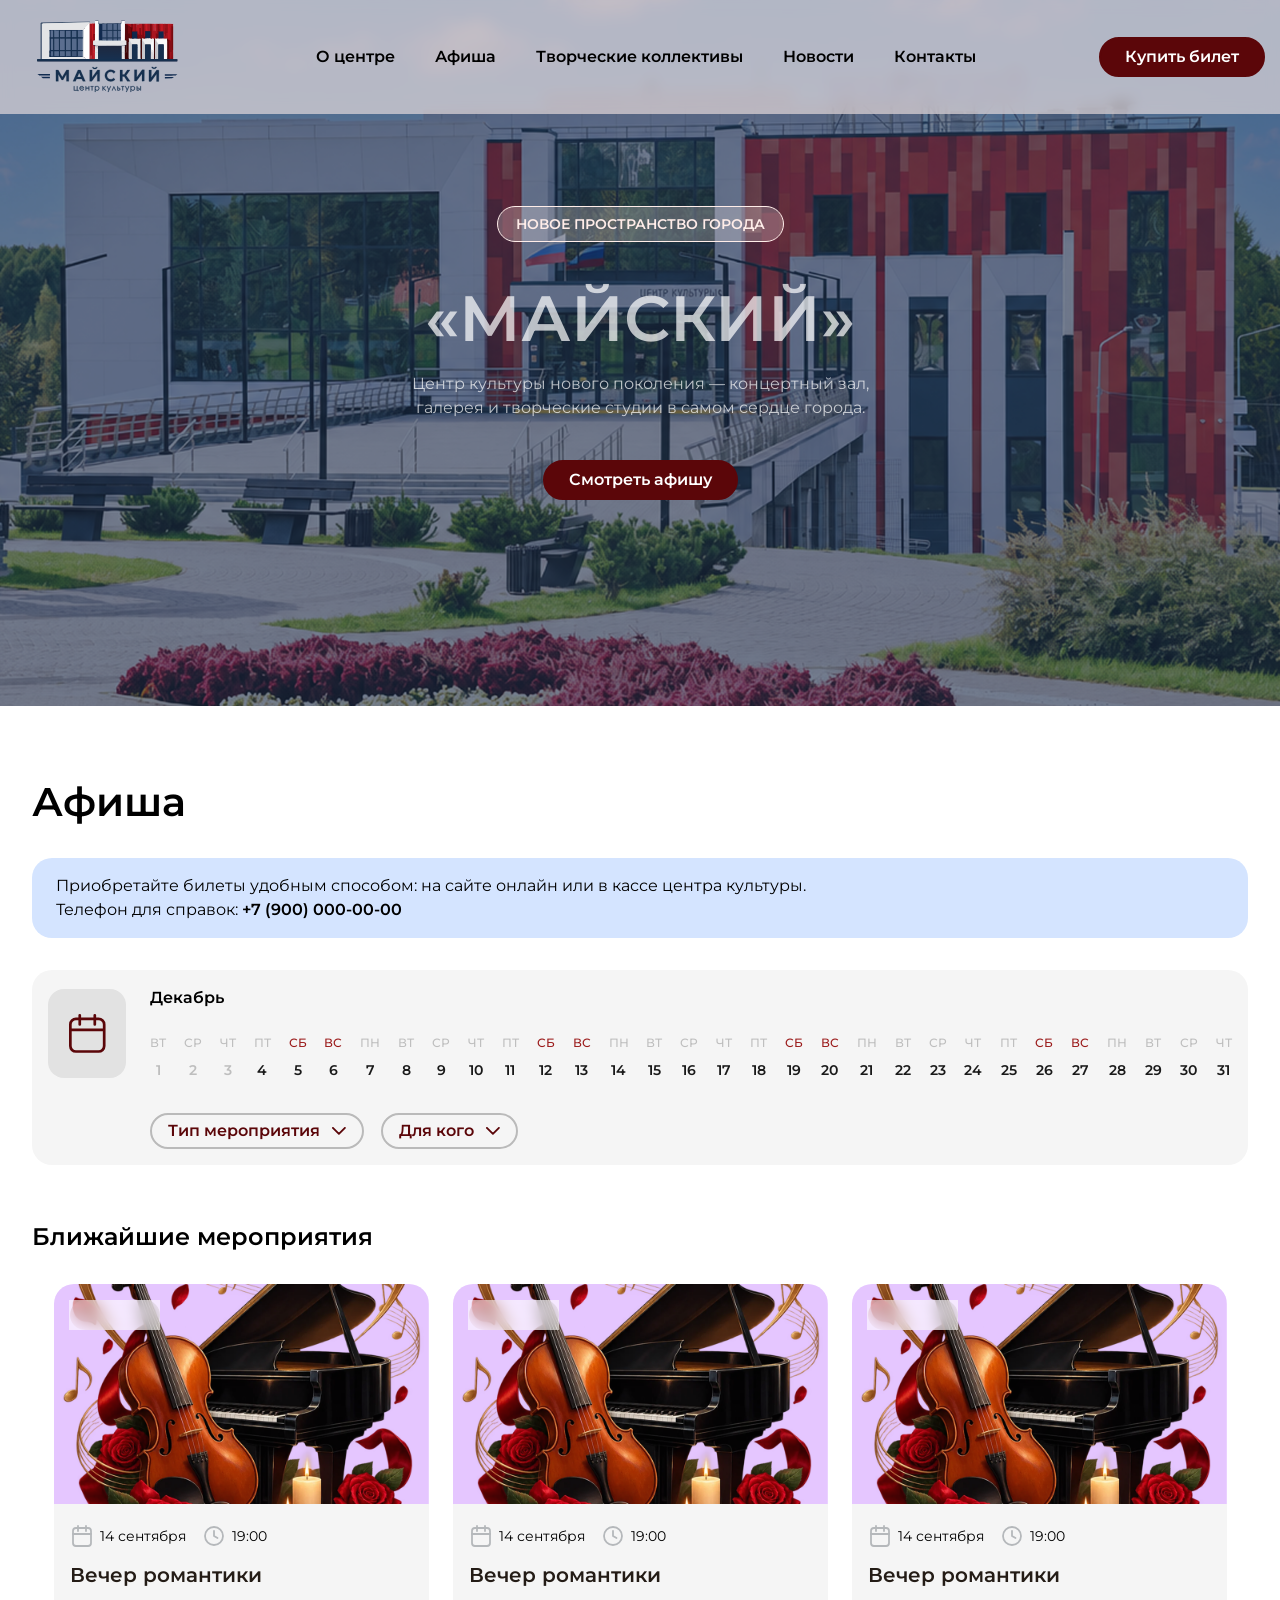
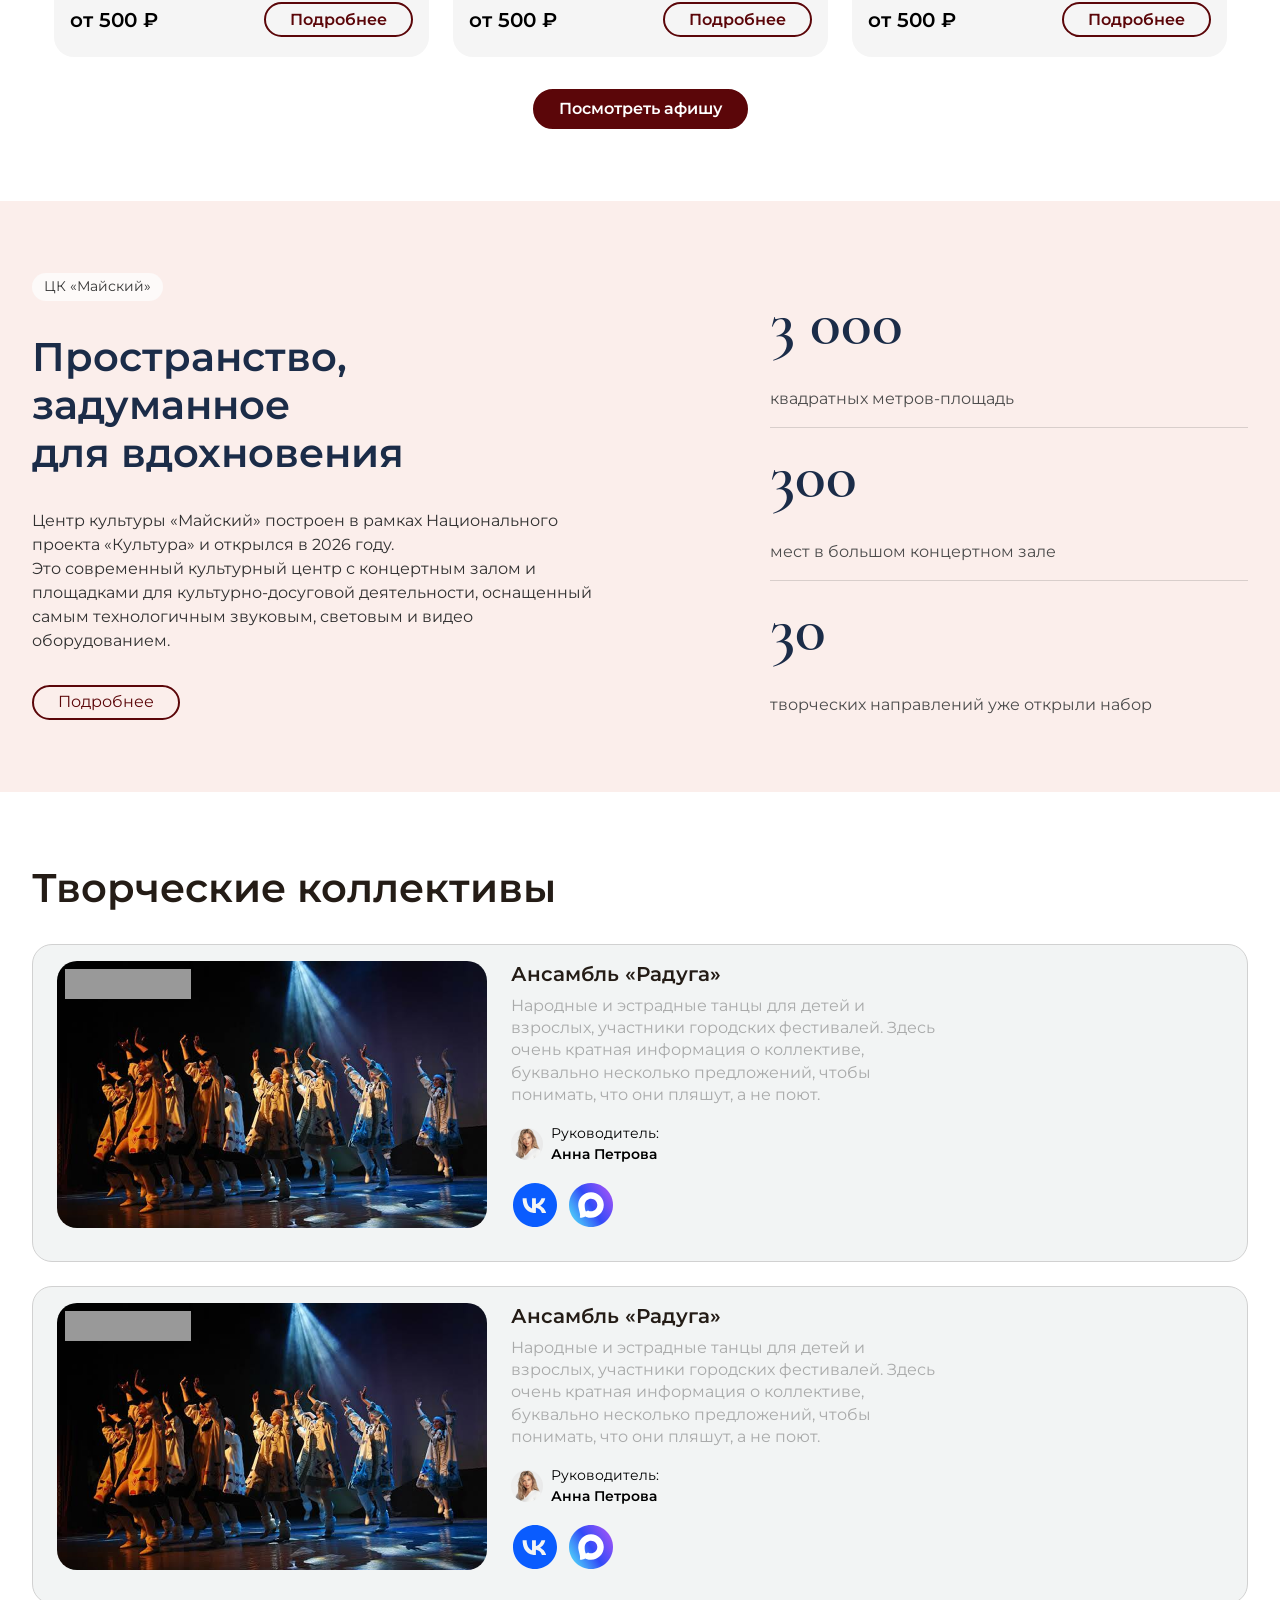
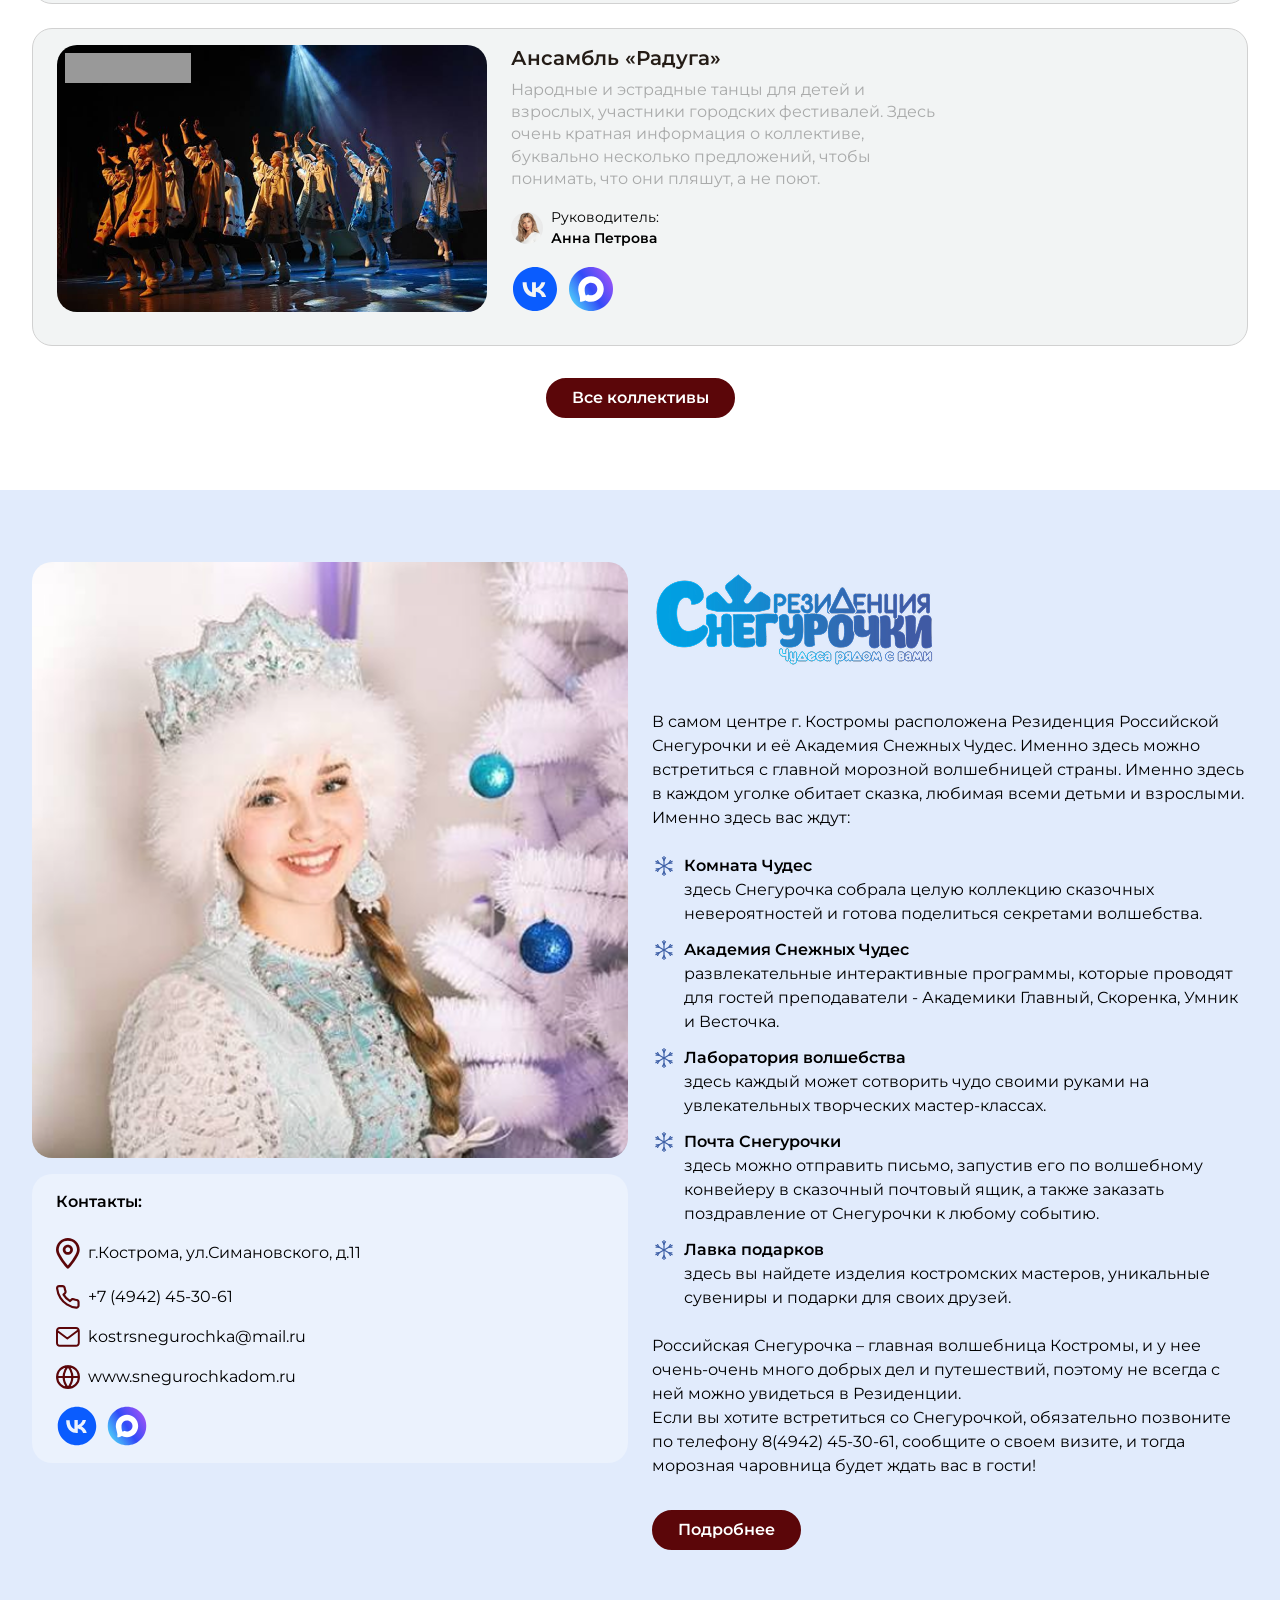
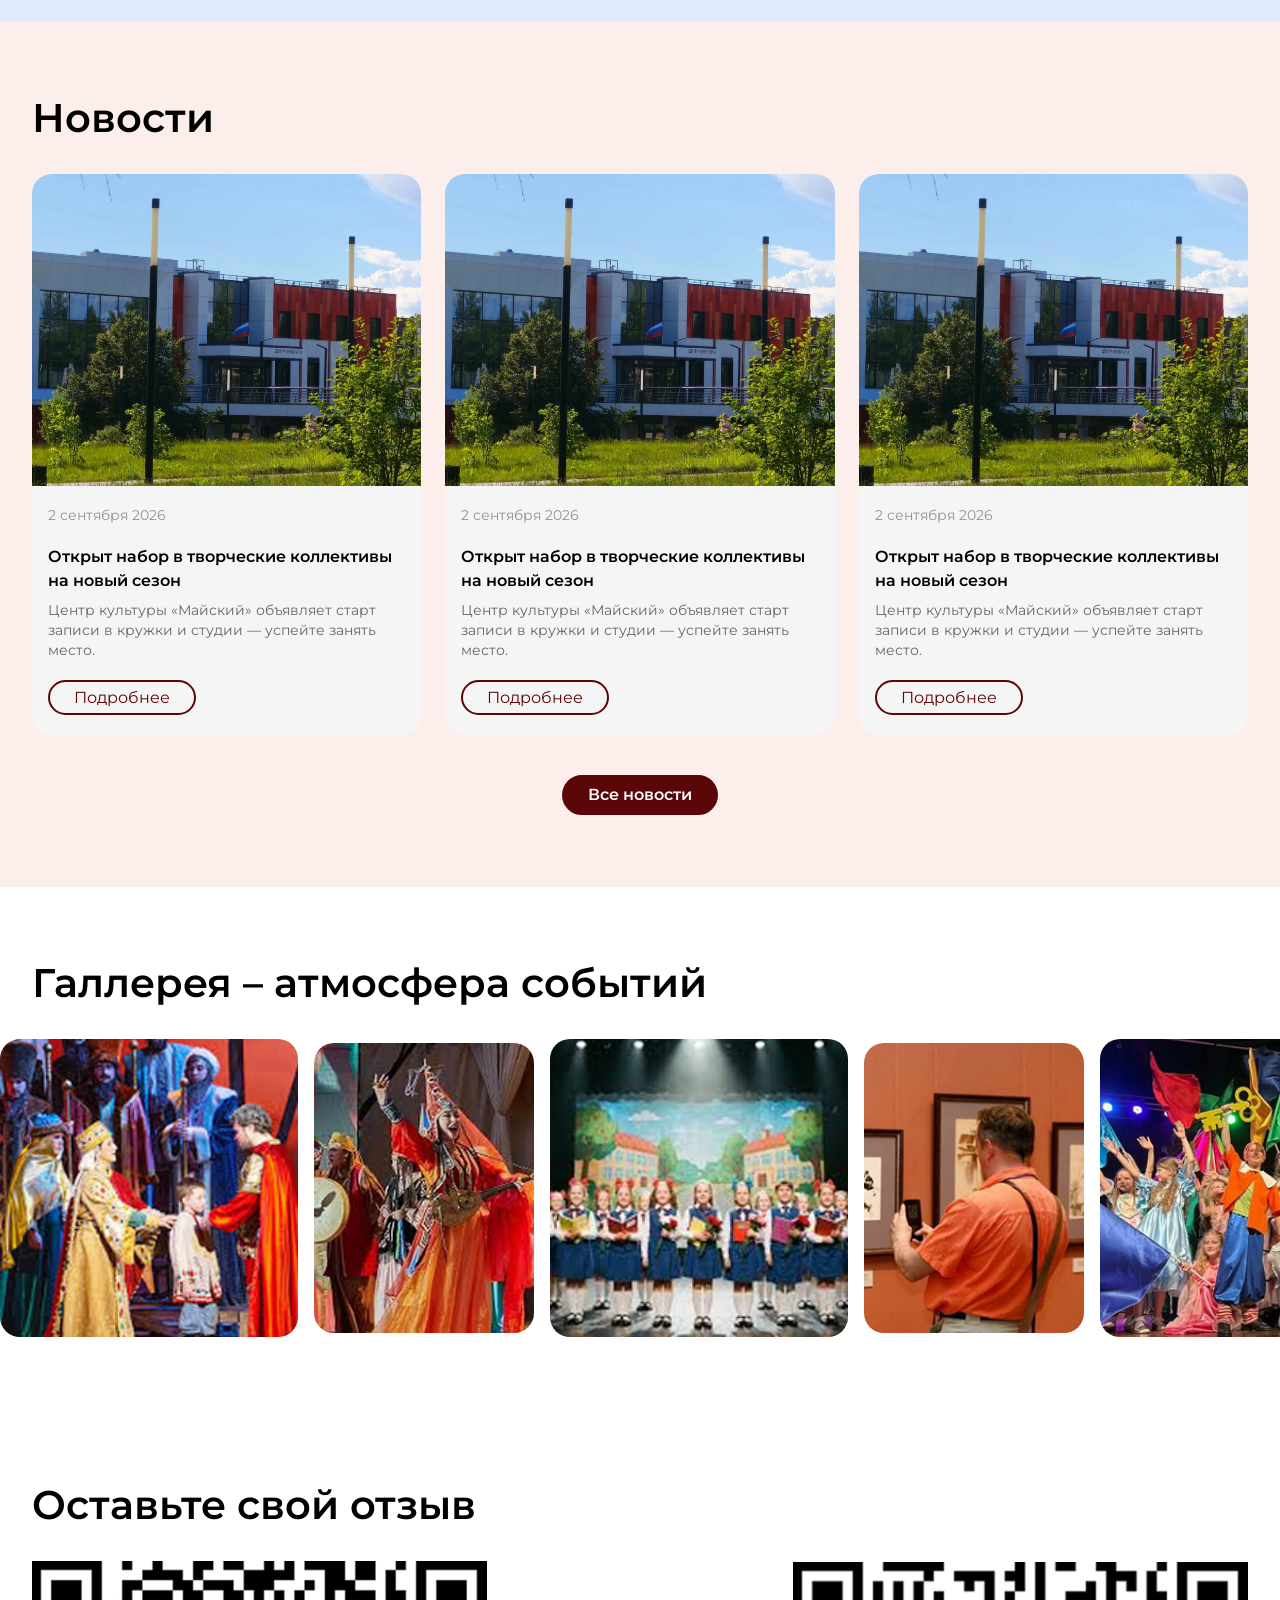
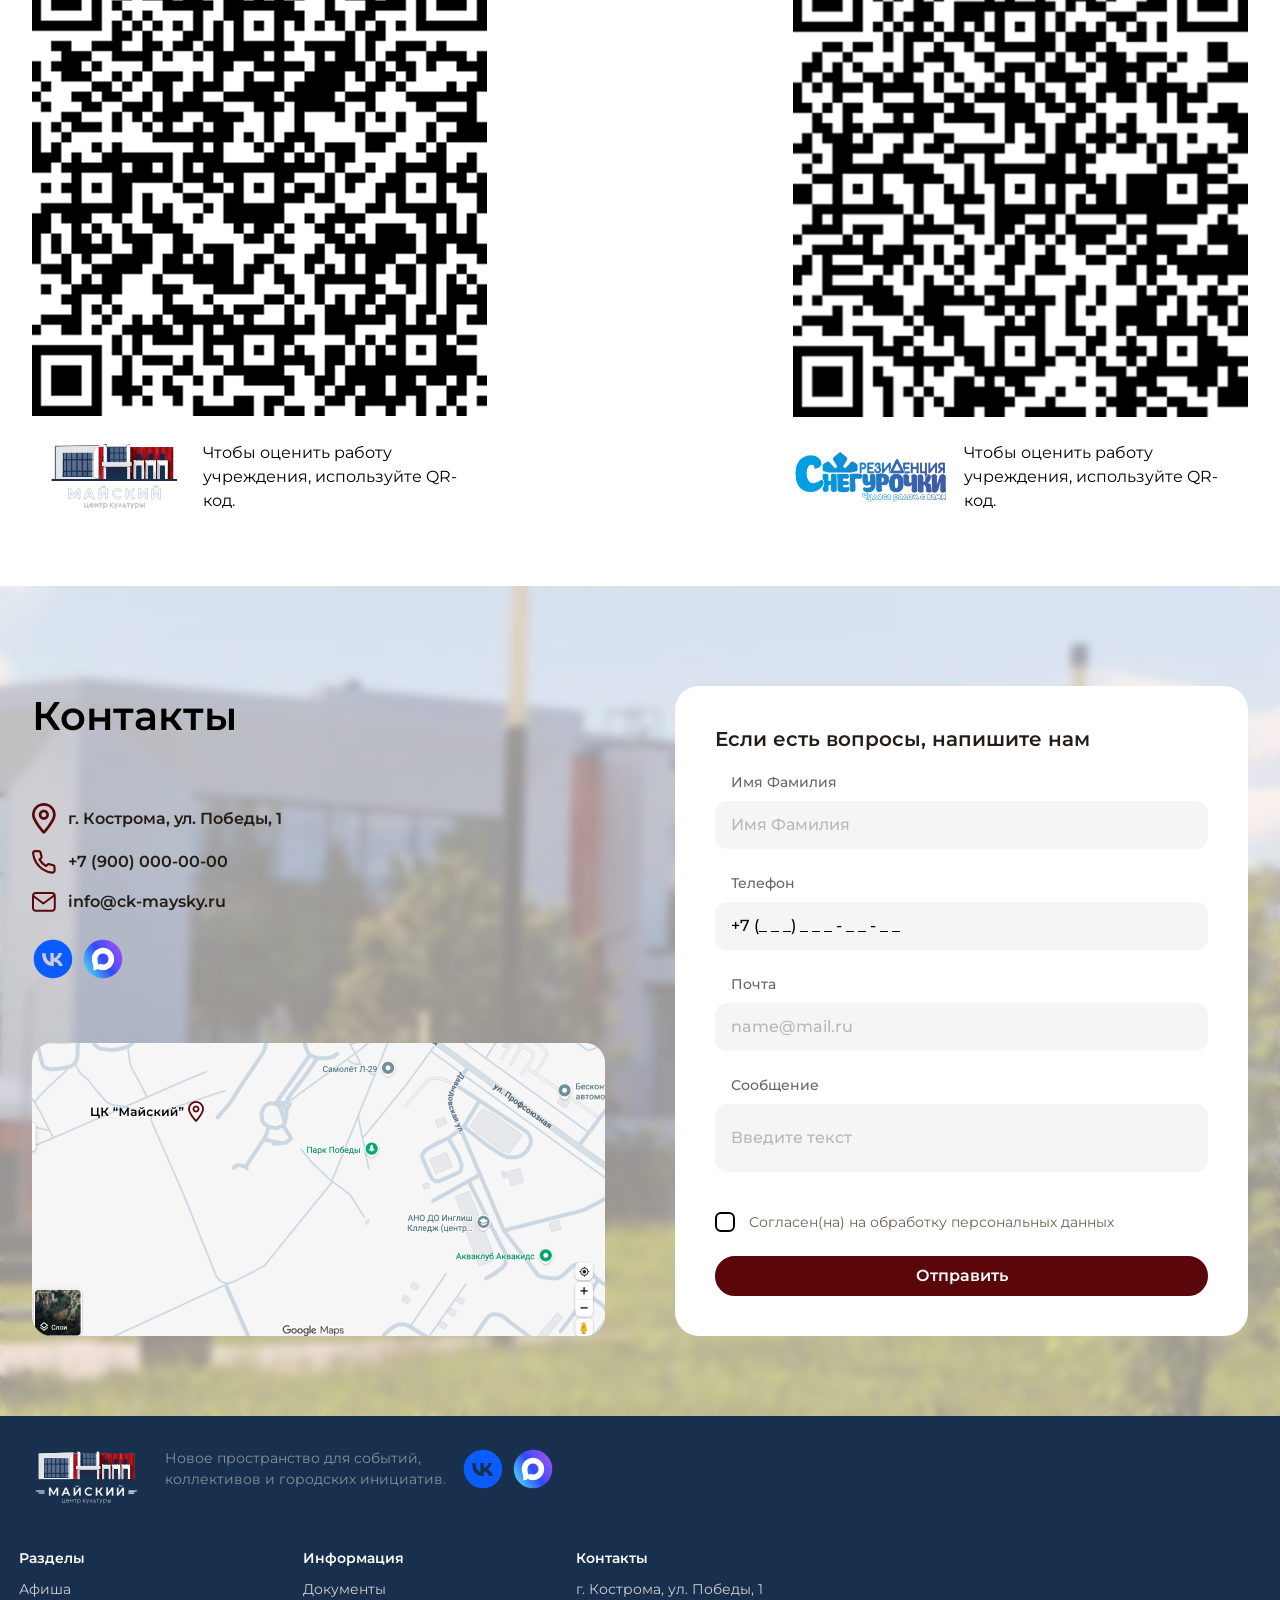
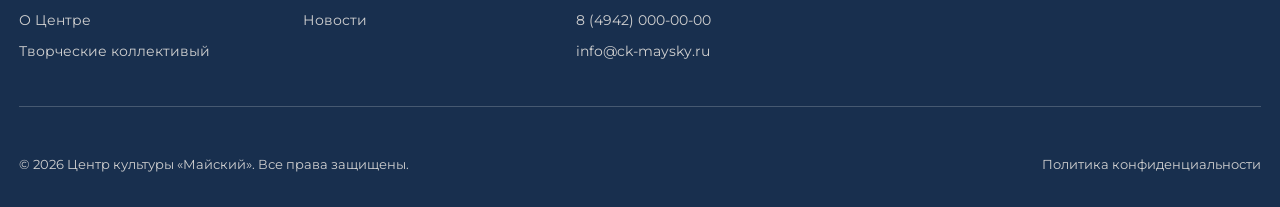
<file: html/main.html>
<!DOCTYPE html>
<html lang="ru">
<head>
  <meta charset="UTF-8">
  <meta name="viewport" content="width=device-width, initial-scale=1.0">
  <link rel="stylesheet" href="../css/style.css">
  <link rel="stylesheet" href="../css/header.css">
  <link rel="stylesheet" href="../css/card-item.css">
  <link rel="stylesheet" href="../css/main.css">
  <link rel="stylesheet" href="../css/footer.css">
  <link rel="stylesheet" href="../css/calendar.css">
  <title>Главная</title>
</head>
<body>
  
  <header>
    <div class="header-wrapper">

      <a href="main.html" class="header__logo">
        <img src="../src/logo.svg" alt="На главную">
      </a>

      <div class="header-menu">
        <a href="" class="menu-button menu__link font-semibold-16">О центре</a>
        <a href="" class="menu-button menu__link font-semibold-16">Афиша</a>
        <a href="" class="menu-button menu__link font-semibold-16">Творческие коллективы</a>
        <a href="" class="menu-button menu__link font-semibold-16">Новости</a>
        <a href="" class="menu-button menu__link font-semibold-16">Контакты</a>
      </div>

      <button type="button" class="btn btn-primary header-btn-desktop">
        <p class="font-semibold-16">Купить билет</p>
      </button>

      <button id="header-btn-mob" type="button" class="btn header-btn-mob">
        <svg class="menu-open" width="24" height="24" viewBox="0 0 24 24" fill="none" xmlns="http://www.w3.org/2000/svg">
          <line x1="3.9" y1="5.6" x2="20.1" y2="5.6" stroke="black" stroke-width="1.8" stroke-linecap="round"/>
          <line x1="3.9" y1="11.6" x2="20.1" y2="11.6" stroke="black" stroke-width="1.8" stroke-linecap="round"/>
          <line x1="3.9" y1="17.6" x2="20.1" y2="17.6" stroke="black" stroke-width="1.8" stroke-linecap="round"/>
        </svg>

        <svg class="menu-close" width="24" height="24" viewBox="0 0 24 24" fill="none" xmlns="http://www.w3.org/2000/svg">
          <path d="M18 6L6 18" stroke="black" stroke-width="2" stroke-linecap="round" stroke-linejoin="round"/>
          <path d="M6 6L18 18" stroke="black" stroke-width="2" stroke-linecap="round" stroke-linejoin="round"/>
        </svg>

      </button>

    </div>
    <div class="mob-menu-header">
      <button type="button" class="menu-button btn mob-button-menu mob-menu__item font-semibold-16">Главная</button>
      <hr class="mob-menu__devider">
      <button type="button" class="menu-button btn mob-button-menu mob-menu__item font-semibold-16">Афиша</button>
      <hr class="mob-menu__devider">
      <button type="button" class="menu-button btn mob-button-menu mob-menu__item font-semibold-16">Новости</button>
      <hr class="mob-menu__devider">
      <button type="button" class="menu-button btn mob-button-menu mob-menu__item font-semibold-16">Творческие коллективы</button>
      <hr class="mob-menu__devider">
      <button type="button" class="menu-button btn mob-button-menu mob-menu__item font-semibold-16">О центре</button>
      <hr class="mob-menu__devider">
      <button type="button" class="menu-button btn mob-button-menu mob-menu__item font-semibold-16">Информация для посетителей</button>
      <hr class="mob-menu__devider">
      <button type="button" class="menu-button btn mob-button-menu mob-menu__item font-semibold-16">Документы</button>
      <hr class="mob-menu__devider">
      <button type="button" class="menu-button btn mob-button-menu mob-menu__item font-semibold-16">Контакты</button>
      <hr class="mob-menu__devider">
    </div>
  </header>

  <main>

    <div class="head-section">
      <div class="head-section__badge font-semibold-14">НОВОЕ ПРОСТРАНСТВО ГОРОДА</div>
      <div class="head-section__text">
        <h1 class="head-section__text__label font-semibold-64">«МАЙСКИЙ»</h1>
        <p class="font-regular-16 head__par">Центр культуры нового поколения — концертный зал, галерея и творческие студии в самом сердце города.</p>
      </div>
      <button type="button" class="btn btn-primary">
        <p class="font-semibold-16">Смотреть афишу</p> 
      </button>
      <div class="head-section__back">
        <div class="back-color"></div>
        <img class="back-img" src="../src/main_back.png" alt="">
      </div>
    </div>

    <section class="poster-section">

      <div class="content-area">
        <div class="poster-content">

          <div class="content-calendar">
            <h1 class="calendar-label font-semibold-40">Афиша</h1>
            <div class="calendar-info font-regular-16">Приобретайте билеты удобным способом: на сайте онлайн или в кассе центра культуры.<br>Телефон для справок: <span class="calendar-info--number font-semibold-16">+7 (900) 000-00-00</span></div>

            <div class="calendar-wrapper">
              <div class="calendar-content">
                <button id="buttonCalendar" type="button" class="btn modal__btn days__icon">
                  <img class="icon-calendar" src="../src/icons/icon-calendar.svg" alt="">
                </button>
                <div class="calendar__content">
                    <button type="button" class="btn modal__btn month-title font-semibold-16" id="monthTitle"></button>
                     <div class="calendar-weekdays" id="calendarWeekdays"></div>
                    <a class="calendar-grid" id="calendarGrid"></a>
                </div>
                <div class="modal-choose-month" id="modalChooseMonth">
                  <div class="modal__up">
                      <button type="button" class="btn modal__btn modal__btn-arrow-left">
                          <svg width="8" height="14" viewBox="0 0 8 14" fill="none" xmlns="http://www.w3.org/2000/svg">
                              <path d="M6.90039 12.8999L0.900391 6.8999L6.90039 0.899902" stroke="#241C16" stroke-width="1.8" stroke-linecap="round" stroke-linejoin="round"/>
                          </svg>
                      </button>
                      <button type="button" class="btn modal__btn modal__btn-year font-semibold-16" id="modalYear"></button>
                      <button type="button" class="btn modal__btn modal__btn-arrow-right">
                          <svg width="8" height="14" viewBox="0 0 8 14" fill="none" xmlns="http://www.w3.org/2000/svg">
                              <path d="M0.900391 12.8999L6.900391 6.8999L0.900391 0.899902" stroke="#241C16" stroke-width="1.8" stroke-linecap="round" stroke-linejoin="round"/>
                          </svg>
                      </button>
                  </div>
                  <hr class="modal__devider">
                  <div class="modal__down" id="modalMonths"></div>
                </div>
              </div>

              <div class="calendar-filters">
                <div class="filter-wrapper" id="filterTypeWrapper">
                  <button id="filterType" type="button" class="btn filter-btn">
                    <p class="filter-button__name font-semibold-16">Тип мероприятия</p>
                    <svg width="14" height="8" viewBox="0 0 14 8" fill="none" xmlns="http://www.w3.org/2000/svg">
                      <path d="M0.900391 0.900002L6.90039 6.9L12.9004 0.900002" stroke="#5B0609" stroke-width="1.8" stroke-linecap="round" stroke-linejoin="round"/>
                    </svg>
                  </button>
                </div>

                <div class="filter-wrapper" id="forWhomWrapper">
                  <button id="forWhom" type="button" class="btn filter-btn">
                    <p class="filter-button__name font-semibold-16">Для кого</p>
                    <svg width="14" height="8" viewBox="0 0 14 8" fill="none" xmlns="http://www.w3.org/2000/svg">
                      <path d="M0.900391 0.900002L6.90039 6.9L12.9004 0.900002" stroke="#5B0609" stroke-width="1.8" stroke-linecap="round" stroke-linejoin="round"/>
                    </svg>
                  </button>
                </div>
              </div>
            </div>

          </div>

          <div class="upcoming-events">

            <h2 class="upcoming-events__label font-semibold-24">Ближайшие мероприятия</h2>

            <div class="events-wrapper"> 

              <div class="event-item card">

                <div class="item__img-wrapper">
                  <div class="item__category-absolute font-regular-14">Концерт</div>
                  <img class="item__img" src="../src/item__img.png" alt="">
                </div>

                <div class="item-info">

                  <div class="info-date-time">
                    <div class="info__date">
                      <img class="date__icon" src="../src/icons/Calendar.svg" alt="">
                      <p class="date__text">14 сентября</p>
                    </div>
                    <div class="info__time">
                      <img class="time__icon" src="../src/icons/Clock.svg" alt="">
                      <p class="time__text">19:00</p>
                    </div>
                  </div>

                  <p class="item__label">Вечер романтики</p>

                  <div class="item-price-button">
                    <p class="item__price font-semibold-20">от 500 ₽</p>
                    <button type="button" class="btn btn-secondary font-semibold-16">Подробнее</button>
                  </div>

                </div>
                
              </div>

              <div class="event-item card">

                <div class="item__img-wrapper">
                  <div class="item__category-absolute font-regular-14">Концерт</div>
                  <img class="item__img" src="../src/item__img.png" alt="">
                </div>

                <div class="item-info">

                  <div class="info-date-time">
                    <div class="info__date">
                      <img class="date__icon" src="../src/icons/Calendar.svg" alt="">
                      <p class="date__text">14 сентября</p>
                    </div>
                    <div class="info__time">
                      <img class="time__icon" src="../src/icons/Clock.svg" alt="">
                      <p class="time__text">19:00</p>
                    </div>
                  </div>

                  <p class="item__label">Вечер романтики</p>

                  <div class="item-price-button">
                    <p class="item__price font-semibold-20">от 500 ₽</p>
                    <button type="button" class="btn btn-secondary font-semibold-16">Подробнее</button>
                  </div>

                </div>
                
              </div>

              <div class="event-item card third-item">

                <div class="item__img-wrapper">
                  <div class="item__category-absolute font-regular-14">Концерт</div>
                  <img class="item__img" src="../src/item__img.png" alt="">
                </div>

                <div class="item-info">

                  <div class="info-date-time">
                    <div class="info__date">
                      <img class="date__icon" src="../src/icons/Calendar.svg" alt="">
                      <p class="date__text">14 сентября</p>
                    </div>
                    <div class="info__time">
                      <img class="time__icon" src="../src/icons/Clock.svg" alt="">
                      <p class="time__text">19:00</p>
                    </div>
                  </div>

                  <p class="item__label">Вечер романтики</p>

                  <div class="item-price-button">
                    <p class="item__price font-semibold-20">от 500 ₽</p>
                    <button type="button" class="btn btn-secondary font-semibold-16">Подробнее</button>
                  </div>

                </div>
                
              </div>

              <div class="event-item card last-item">

                <div class="item__img-wrapper">
                  <div class="item__category-absolute font-regular-14">Концерт</div>
                  <img class="item__img" src="../src/item__img.png" alt="">
                </div>

                <div class="item-info">

                  <div class="info-date-time">
                    <div class="info__date">
                      <img class="date__icon" src="../src/icons/Calendar.svg" alt="">
                      <p class="date__text">14 сентября</p>
                    </div>
                    <div class="info__time">
                      <img class="time__icon" src="../src/icons/Clock.svg" alt="">
                      <p class="time__text">19:00</p>
                    </div>
                  </div>

                  <p class="item__label">Вечер романтики</p>

                  <div class="item-price-button">
                    <p class="item__price font-semibold-20">от 500 ₽</p>
                    <button type="button" class="btn btn-secondary font-semibold-16">Подробнее</button>
                  </div>

                </div>
                
              </div>

            
            </div>

            <button type="button" class="btn btn-primary font-semibold-16">Посмотреть афишу</button>

          </div>
        </div>
      </div>

    </section>  
    
    <section class="about-info-section">

      <div class="content-area">
        <div class="about-info-content">

          <div class="about-info__label-wrapper">
            <p class="about-info__tag font-regular-14">ЦК «Майский»</p>
            <h2 class="about-info__label font-semibold-40">Пространство, <br>задуманное <br>для вдохновения</h2>
            <p class="about-info__description font-regular-16">Центр культуры «Майский» построен в рамках Национального проекта «Культура» и открылся в 2026 году. <br>Это современный культурный центр с концертным залом и площадками для культурно-досуговой деятельности, оснащенный самым технологичным звуковым, световым и видео оборудованием.</p>
            <button type="button" class="btn btn-secondary btn-desktop">Подробнее</button>
          </div>

          <div class="about-info__details-wrapper">
            <div class="detail-item">
              <div class="detail__label">3 000</div>
              <div class="detail__description font-regular-16">квадратных метров-площадь</div>
              <hr class="detail__devider">
            </div>
            <div class="detail-item">
              <div class="detail__label">300</div>
              <div class="detail__description">мест в большом концертном зале</div>
              <hr class="detail__devider">
            </div>
            <div class="detail-item">
              <div class="detail__label">30</div>
              <div class="detail__description">творческих направлений уже открыли набор</div>
            </div>
          </div>
          <button type="button" class="btn btn-secondary btn-mob">Подробнее</button>
        </div>
      </div>
      
    </section>

    <section class="creative-groups-section">
      <div class="creative-groups-wrapper content-area">
        <h2 class="greative-groups__label font-semibold-40">Творческие коллективы</h2>
        <div class="creative-groups__items">
          
          <div class="group-item first-group">
            <div class="group__img-wrapper">
              <img src="../src/group__img.png" alt="" class="group__img">
              <p class="group__tag font-regular-14">Хореография</p>
            </div>
            <div class="group__info">
              <div class="group__info-description">
                <p class="group__label font-semibold-20">Ансамбль «Радуга»</p>
                <p class="group__description">Народные и эстрадные танцы для детей и взрослых, участники городских фестивалей. Здесь очень кратная информация о коллективе, буквально несколько предложений, чтобы понимать, что они пляшут, а не поют.</p>
              </div>
              <div class="group__director">
                <div class="director__wrapper">
                  <img src="../src/derictor__img.png" alt="" class="director__img">
                  <div class="director__info">Руководитель:<br><span class="director__name">Анна Петрова</span></div>
                </div>
                <div class="director__social-network">
                  <a class="director-network" href="">
                    <img class="director-network-img" src="../src/icons/Vk.svg" alt="vk">
                  </a> 
                  <a class="director-network" href="">
                    <img class="director-network-img" src="../src/icons/MAX.svg" alt="max">
                  </a>
                </div>
              </div>
            </div>
          </div>
  
          <div class="group-item">
            <div class="group__img-wrapper">
              <img src="../src/group__img.png" alt="" class="group__img">
              <p class="group__tag font-regular-14">Хореография</p>
            </div>
            <div class="group__info">
              <div class="group__info-description">
                <p class="group__label font-semibold-20">Ансамбль «Радуга»</p>
                <p class="group__description">Народные и эстрадные танцы для детей и взрослых, участники городских фестивалей. Здесь очень кратная информация о коллективе, буквально несколько предложений, чтобы понимать, что они пляшут, а не поют.</p>
              </div>
              <div class="group__director">
                <div class="director__wrapper">
                  <img src="../src/derictor__img.png" alt="" class="director__img">
                  <div class="director__info">Руководитель:<br><span class="director__name">Анна Петрова</span></div>
                </div>
                <div class="director__social-network">
                  <a class="director-network" href="">
                    <img class="director-network-img" src="../src/icons/Vk.svg" alt="vk">
                  </a> 
                  <a class="director-network" href="">
                    <img class="director-network-img" src="../src/icons/MAX.svg" alt="max">
                  </a>
                </div>
              </div>
            </div>
          </div>
  
          <div class="group-item last-group">
            <div class="group__img-wrapper">
              <img src="../src/group__img.png" alt="" class="group__img">
              <p class="group__tag font-regular-14">Хореография</p>
            </div>
            <div class="group__info">
              <div class="group__info-description">
                <p class="group__label font-semibold-20">Ансамбль «Радуга»</p>
                <p class="group__description">Народные и эстрадные танцы для детей и взрослых, участники городских фестивалей. Здесь очень кратная информация о коллективе, буквально несколько предложений, чтобы понимать, что они пляшут, а не поют.</p>
              </div>
              <div class="group__director">
                <div class="director__wrapper">
                  <img src="../src/derictor__img.png" alt="" class="director__img">
                  <div class="director__info">Руководитель:<br><span class="director__name">Анна Петрова</span></div>
                </div>
                <div class="director__social-network">
                  <a class="director-network" href="">
                    <img class="director-network-img" src="../src/icons/Vk.svg" alt="vk">
                  </a> 
                  <a class="director-network" href="">
                    <img class="director-network-img" src="../src/icons/MAX.svg" alt="max">
                  </a>
                </div>
              </div>
            </div>
          </div>
  
        </div>
        <div class="creative-groups-btn-wraper">
          <button type="button" class="btn btn-primary font-semibold-16">Все коллективы</button>
        </div>
      </div>
    </section>

    <section class="rezidence-snow">
      <div class="content-area">

        <div class="rezidence-content">

          <div class="rezidence-img-info">

            <img class="rezidence__img" src="../src/rezidence-img.png" alt="">

            <div class="rezidence-info">

              <p class="rezidence-info__label font-semibold-16">Контакты:</p>

              <div class="rezidence-info__description">

                <div class="rezidence-info__item">
                  <img class="rezidence-info__item-img" src="../src/icons/geo.svg" alt="">
                  <p class="rezidence-info__item-tex font-regular-16">г.Кострома, ул.Симановского, д.11</p>
                </div>
                <div class="rezidence-info__item">
                  <img class="rezidence-info__item-img" src="../src/icons/tel.svg" alt="">
                  <p class="rezidence-info__item-text font-regular-16">+7 (4942) 45-30-61</p>
                </div>
                <div class="rezidence-info__item">
                  <img class="rezidence-info__item-img" src="../src/icons/mail.svg" alt="">
                  <p class="rezidence-info__item-text font-regular-16">kostrsnegurochka@mail.ru</p>
                </div>
                <div class="rezidence-info__item">
                  <img class="rezidence-info__item-img" src="../src/icons/web.svg" alt="">
                  <p class="rezidence-info__item-text font-regular-16">www.snegurochkadom.ru</p>
                </div>

                <div class="info__social-network">
                  <a class="social-network" href="">
                    <img class="social-network-img" src="../src/icons/Vk.svg" alt="vk">
                  </a>
                  <a class="social-network" href="">
                    <img class="social-network-img" src="../src/icons/MAX.svg" alt="max">
                  </a>
                </div>

              </div>

            </div>

          </div>

          <div class="rezidence-description">

            <img class="rd__logo" src="../src/snow-logo.png" alt="">

            <div class="rd__text-content">
              <p class="rd__text font-regular-16">В самом центре г. Костромы расположена Резиденция Российской Снегурочки и её Академия Снежных Чудес. Именно здесь можно встретиться с главной морозной волшебницей страны. Именно здесь в каждом уголке обитает сказка, любимая всеми детьми и взрослыми. Именно здесь вас ждут:</p>
              <div class="rd__text-content-wrapper">
                <div class="rd__text-item">
                  <img class="snoflake-icon" src="../src/icons/snowflake.svg" alt="">
                  <p class="rd__text-item-description font-regular-16"><span class="font-semibold-16">Комната Чудес</span><br>здесь Снегурочка собрала целую коллекцию сказочных невероятностей и готова поделиться секретами волшебства.</p>
                </div>
                <div class="rd__text-item">
                  <img class="snoflake-icon" src="../src/icons/snowflake.svg" alt="">
                  <p class="rd__text-item-description font-regular-16"><span class="font-semibold-16">Академия Снежных Чудес</span><br>развлекательные интерактивные программы, которые проводят для гостей преподаватели - Академики Главный, Скоренка, Умник и Весточка.</p>
                </div>
                <div class="rd__text-item">
                  <img class="snoflake-icon" src="../src/icons/snowflake.svg" alt="">
                  <p class="rd__text-item-description font-regular-16"><span class="font-semibold-16">Лаборатория волшебства</span><br>здесь каждый может сотворить чудо своими руками на увлекательных творческих мастер-классах.</p>
                </div>
                <div class="rd__text-item">
                  <img class="snoflake-icon" src="../src/icons/snowflake.svg" alt="">
                  <p class="rd__text-item-description font-regular-16"><span class="font-semibold-16">Почта Снегурочки</span><br>здесь можно отправить письмо, запустив его по волшебному конвейеру в сказочный почтовый ящик, а также заказать поздравление от Снегурочки к любому событию.</p>
                </div>
                <div class="rd__text-item">
                  <img class="snoflake-icon" src="../src/icons/snowflake.svg" alt="">
                  <p class="rd__text-item-description font-regular-16"><span class="font-semibold-16">Лавка подарков </span><br>здесь вы найдете изделия костромских мастеров, уникальные сувениры и подарки для своих друзей.</p>
                </div>
              </div>
              <p class="rd__text font-regular-16">Российская Снегурочка – главная волшебница Костромы, и у нее очень-очень много добрых дел и путешествий, поэтому не всегда с ней можно увидеться в Резиденции.<br>Если вы хотите встретиться со Снегурочкой, обязательно позвоните по телефону 8(4942) 45-30-61, сообщите о своем визите, и тогда морозная чаровница будет ждать вас в гости!</p>
            </div>

            <button type="button" class="btn btn-primary font-semibold-16 btn-see-more-reaidence-desk">Подробнее</button>
          </div>

          <button type="button" class="btn btn-primary font-semibold-16 btn-see-more-reaidence-mob">Подробнее</button>

        </div>

      </div>
    </section>

    <section class="news-section">

      <div class="content-area">
        <div class="news-wrapper">
          <div class="news-content">
            <h2 class="news__label font-semibold-40">Новости</h2>
            <div class="news__items">

              <div class="news-item">
                <img class="ni__img" src="../src/ni__img.png" alt="">
                <div class="ni__info">
                  <p class="ni__date font-regular-14">2 сентября 2026</p>
                  <div class="ni-info-wrapper">
                    <p class="ni__label font-semibold-16">Открыт набор в творческие коллективы на новый сезон</p>
                    <p class="ni__description font-regular-14">Центр культуры «Майский» объявляет старт записи в кружки и студии — успейте занять место.</p>
                  </div>
                  <button type="button" class="btn btn-secondary">Подробнее</button>
                </div>
              </div>
              <div class="news-item">
                <img class="ni__img" src="../src/ni__img.png" alt="">
                <div class="ni__info">
                  <p class="ni__date font-regular-14">2 сентября 2026</p>
                  <div class="ni-info-wrapper">
                    <p class="ni__label font-semibold-16">Открыт набор в творческие коллективы на новый сезон</p>
                    <p class="ni__description font-regular-14">Центр культуры «Майский» объявляет старт записи в кружки и студии — успейте занять место.</p>
                  </div>
                  <button type="button" class="btn btn-secondary">Подробнее</button>
                </div>
              </div>
              <div class="news-item news-item-mob-none">
                <img class="ni__img" src="../src/ni__img.png" alt="">
                <div class="ni__info">
                  <p class="ni__date font-regular-14">2 сентября 2026</p>
                  <div class="ni-info-wrapper">
                    <p class="ni__label font-semibold-16">Открыт набор в творческие коллективы на новый сезон</p>
                    <p class="ni__description font-regular-14">Центр культуры «Майский» объявляет старт записи в кружки и студии — успейте занять место.</p>
                  </div>
                  <button type="button" class="btn btn-secondary">Подробнее</button>
                </div>
              </div>

            </div>
          </div>
          <button type="button" class="btn btn-primary font-semibold-16">Все новости</button>
        </div>
      </div>

    </section>

    <section class="gallery-section">
      <div class="content-area">
        <h2 class="gallery-label font-semibold-40">Галлерея – атмосфера событий</h2>
      </div>
      <div class="gallery"></div>
    </section>

    <section class="feedback-section">
      <div class="content-area">
        <div class="feedback-wrapper">
          <h2 class="feedback__label font-semibold-40">Оставьте свой отзыв</h2>
          <div class="feedback__vars">
            <div class="feedback__var">
              <img class="feedback__qr" src="../src/qr__1.png" alt="">
              <div class="feeedback__description">
                <img class="feedbackl__logo" src="../src/footer-logo.svg" alt="">
                <p class="feedback__description-text font-regular-16">Чтобы оценить работу учреждения, используйте QR-код.</p>
              </div>
            </div>
            <div class="feedback__var">
              <img class="feedback__qr" src="../src/qr__2.png" alt="">
              <div class="feeedback__description">
                <img class="feedbackl__logo" src="../src/snow-logo.png" alt="">
                <p class="feedback__description-text font-regular-16">Чтобы оценить работу учреждения, используйте QR-код.</p>
              </div>
            </div>
          </div>
        </div>
      </div>
    </section>

    <section class="contacts-section">
      <div class="contacts-section__bg-img">
        <img class="cs-bg__img" src="../src/form-back-img.png" alt="">
        <div class="cs-bg__blur"></div>
      </div>
      <div class="content-area contacts-content">
        <div class="contacts-info">
          <h2 class="ci__label font-semibold-40">Контакты</h2>
          <div class="ci__content">
            <div class="ci__item">
              <img class="ci__icon" src="../src/icons/geo.svg" alt="">
              <p class="ci__description font-semibold-16">г. Кострома, ул. Победы, 1</p>
            </div>
            <div class="ci__item">
              <img class="ci__icon" src="../src/icons/tel.svg" alt="">
              <p class="ci__description font-semibold-16">+7 (900) 000-00-00</p>
            </div>
            <div class="ci__item">
              <img class="ci__icon" src="../src/icons/mail.svg" alt="">
              <p class="ci__description font-semibold-16">info@ck-maysky.ru</p>
            </div>
          </div>
          <div class="info__social-network ci__network">
            <a class="social-network" href="">
              <img class="social-network-img" src="../src/icons/Vk.svg" alt="vk">
            </a>
            <a class="social-network" href="">
              <img class="social-network-img" src="../src/icons/MAX.svg" alt="max">
            </a>
          </div>
          <div class="ci__map">
            <img class="ci__map-img" src="../src/map.png" alt="">
          </div>
        </div>

        <div class="contacts-form">
          <p class="cf__label font-semibold-20">Если есть вопросы, напишите нам</p>

          <form action="" method="get" autocomplete="off" class="cf__form-wrapper">
            <div class="cf-form__item">
              <p class="form__label">Имя Фамилия</p>
              <div class="form-field-wrapper">
                <input type="text" class="form__input" placeholder="Имя Фамилия" autocomplete="off">
              </div>
            </div>
            <div class="cf-form__item">
              <p class="form__label">Телефон</p>
              <div class="form-field-wrapper">
                <input type="tel" class="form__input form__tel" placeholder="+7 (_ _ _) _ _ _ - _ _ - _ _" autocomplete="tel">
              </div>
            </div>
            <div class="cf-form__item">
              <p class="form__label">Почта</p>
              <div class="form-field-wrapper">
                <input type="text" class="form__input" placeholder="name@mail.ru" autocomplete="off">
              </div>
            </div>
            <div class="cf-form__item">
              <p class="form__label">Сообщение</p>
              <div class="form-field-wrapper form__input-message">
                <input type="text" class="form__input" placeholder="Введите текст" autocomplete="off">
              </div>
            </div>

            <div class="form__checkbox">
              <input type="checkbox" id="privacy" class="request-form__checkbox">
              <label for="privacy" class="request-form__checkbox-label">
                <span class="request-form__checkbox-text font-regular-14">
                  Согласен(на) на обработку персональных данных
                </span>
              </label>
            </div>

            <button type="submit" class="btn btn-primary btn-form font-semibold-16">Отправить</button>

          </form>

        </div>
      </div>
    </section>

  </main>

  <footer class="footer">

    <div class="footer__up-content">

      <div class="info__wrapper">
        <a href="main.html" class="info__logo">
          <img src="../src/footer-logo.svg" alt="На главную">
        </a>
        <p class="info__description">Новое пространство для событий,<br>коллективов и городских инициатив.</p>
        <div class="info__social-network">
          <a class="social-network" href="">
            <img class="social-network-img" src="../src/icons/Vk.svg" alt="vk">
          </a>
          <a class="social-network" href="">
            <img class="social-network-img" src="../src/icons/MAX.svg" alt="max">
          </a>
        </div>
      </div>

      <div class="footer__menu-wrapper">
        <div class="footer__menu-column">
          <a href="" class="footer__menu-label">Разделы</a>
          <a href="" class="footer__menu-item">Афиша</a>
          <a href="" class="footer__menu-item">О Центре</a>
          <a href="" class="footer__menu-item">Творческие коллективый</a>
        </div>
        <div class="footer__menu-column second-column">
          <a href="" class="footer__menu-label">Информация</a>
          <a href="" class="footer__menu-item">Документы</a>
          <a href="" class="footer__menu-item">Новости</a>
        </div>
        <div class="footer__menu-column third-column">
          <a href="" class="footer__menu-label">Контакты</a>
          <a href="" class="footer__menu-item">г. Кострома, ул. Победы, 1</a>
          <a href="" class="footer__menu-item">8 (4942) 000-00-00</a>
          <a href="" class="footer__menu-item">info@ck-maysky.ru</a>
        </div>
      </div>

    </div>

    <hr class="footer__devider">

    <div class="footer__bottom-content">
      <p class="copyright">© 2026 Центр культуры «Майский». Все права защищены.</p>
      <a href="" class="privacy__label">Политика конфиденциальности</a>
    </div>

  </footer>

  <script src="../js/calendar.js"></script>
  <script src="../js/mainGallery.js"></script>
  <script src="../js/openHeaderMenuMob.js"></script>

</body>
</html>
</file>
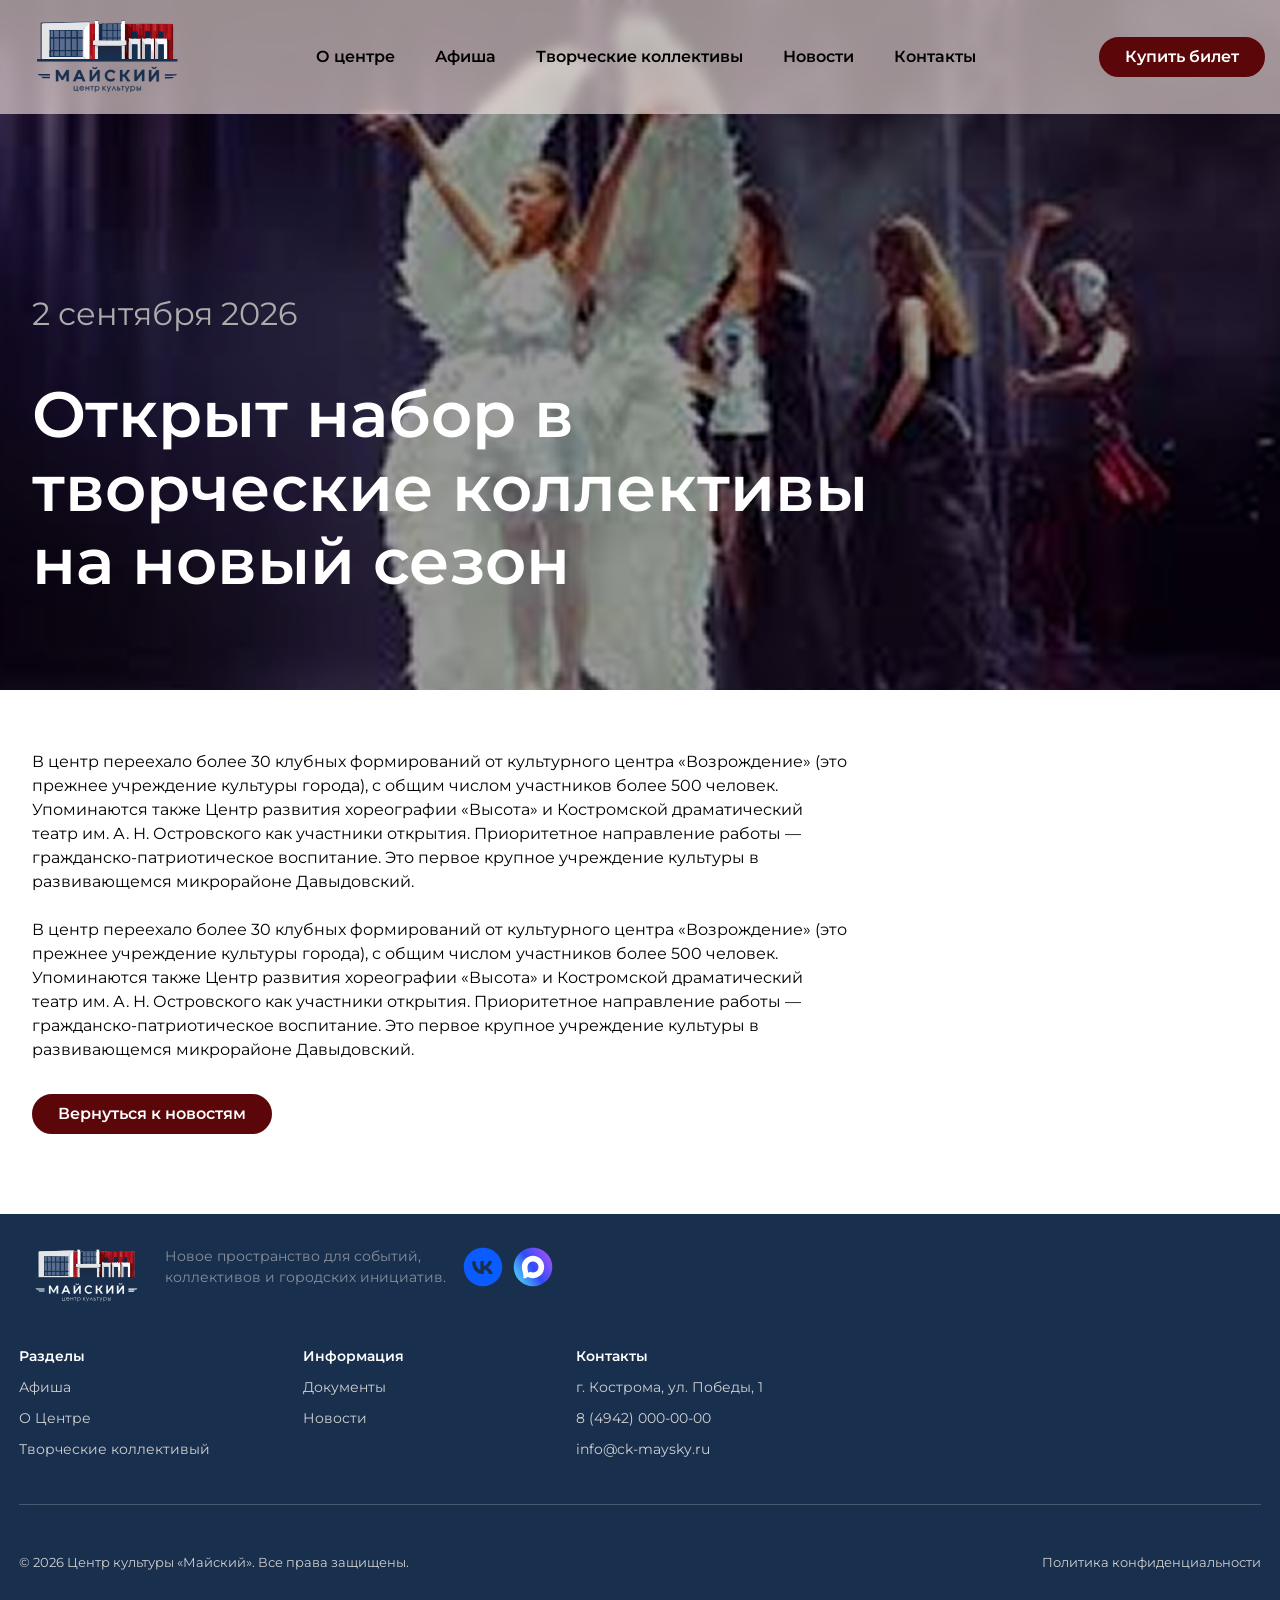
<file: html/news-item.html>
<!DOCTYPE html>
<html lang="ru">
<head>
  <meta charset="UTF-8">
  <meta name="viewport" content="width=device-width, initial-scale=1.0">
  <link rel="stylesheet" href="../css/style.css">
  <link rel="stylesheet" href="../css/header.css">
  <link rel="stylesheet" href="../css/footer.css">
  <link rel="stylesheet" href="../css/news-item.css">
  <title>Новость</title>
</head>
<body>

  <header>
    <div class="header-wrapper">

      <a href="main.html" class="header__logo">
        <img src="../src/logo.svg" alt="На главную">
      </a>

      <div class="header-menu">
        <a href="" class="menu__link font-semibold-16">О центре</a>
        <a href="" class="menu__link font-semibold-16">Афиша</a>
        <a href="" class="menu__link font-semibold-16">Творческие коллективы</a>
        <a href="" class="menu__link font-semibold-16">Новости</a>
        <a href="" class="menu__link font-semibold-16">Контакты</a>
      </div>

      <button type="button" class="btn btn-primary header-btn-desktop">
        <p class="font-semibold-16">Купить билет</p>
      </button>

      <button id="header-btn-mob" type="button" class="btn header-btn-mob">
        <svg class="menu-open" width="24" height="24" viewBox="0 0 24 24" fill="none" xmlns="http://www.w3.org/2000/svg">
          <line x1="3.9" y1="5.6" x2="20.1" y2="5.6" stroke="black" stroke-width="1.8" stroke-linecap="round"/>
          <line x1="3.9" y1="11.6" x2="20.1" y2="11.6" stroke="black" stroke-width="1.8" stroke-linecap="round"/>
          <line x1="3.9" y1="17.6" x2="20.1" y2="17.6" stroke="black" stroke-width="1.8" stroke-linecap="round"/>
        </svg>

        <svg class="menu-close" width="24" height="24" viewBox="0 0 24 24" fill="none" xmlns="http://www.w3.org/2000/svg">
          <path d="M18 6L6 18" stroke="black" stroke-width="2" stroke-linecap="round" stroke-linejoin="round"/>
          <path d="M6 6L18 18" stroke="black" stroke-width="2" stroke-linecap="round" stroke-linejoin="round"/>
        </svg>

      </button>

    </div>
    <div class="mob-menu-header">
      <button type="button" class="btn mob-button-menu mob-menu__item font-semibold-16">Главная</button>
      <hr class="mob-menu__devider">
      <button type="button" class="btn mob-button-menu mob-menu__item font-semibold-16">Афиша</button>
      <hr class="mob-menu__devider">
      <button type="button" class="btn mob-button-menu mob-menu__item font-semibold-16">Новости</button>
      <hr class="mob-menu__devider">
      <button type="button" class="btn mob-button-menu mob-menu__item font-semibold-16">Творческие коллективы</button>
      <hr class="mob-menu__devider">
      <button type="button" class="btn mob-button-menu mob-menu__item font-semibold-16">О центре</button>
      <hr class="mob-menu__devider">
      <button type="button" class="btn mob-button-menu mob-menu__item font-semibold-16">Информация для посетителей</button>
      <hr class="mob-menu__devider">
      <button type="button" class="btn mob-button-menu mob-menu__item font-semibold-16">Документы</button>
      <hr class="mob-menu__devider">
      <button type="button" class="btn mob-button-menu mob-menu__item font-semibold-16">Контакты</button>
      <hr class="mob-menu__devider">
    </div>
  </header>

  <main>

    <div class="head-section">
      <div class="content-area head-content__left">
        <p class="head-content__date ">2 сентября 2026</p>
        <h1 class="visitors-label font-semibold-64">Открыт набор в творческие коллективы на новый сезон</h1>
      </div>
      <div class="head-section__back">
        <img class="back-img" src="../src/info-visitors-back-img.png" alt="">
      </div>
    </div>

    <div class="news-wrapper">
      <div class="content-area">
        <div class="news__content">
          <p class="news__text font-regular-16">В центр переехало более 30 клубных формирований от культурного центра «Возрождение» (это прежнее учреждение культуры города), с общим числом участников более 500 человек. Упоминаются также Центр развития хореографии «Высота» и Костромской драматический театр им. А. Н. Островского как участники открытия. Приоритетное направление работы — гражданско-патриотическое воспитание. Это первое крупное учреждение культуры в развивающемся микрорайоне Давыдовский.<br><br>В центр переехало более 30 клубных формирований от культурного центра «Возрождение» (это прежнее учреждение культуры города), с общим числом участников более 500 человек. Упоминаются также Центр развития хореографии «Высота» и Костромской драматический театр им. А. Н. Островского как участники открытия. Приоритетное направление работы — гражданско-патриотическое воспитание. Это первое крупное учреждение культуры в развивающемся микрорайоне Давыдовский.</p>
          <button type="button" class="btn btn-primary">
            <p class="font-semibold-16">Вернуться к новостям</p>
          </button>
        </div>
      </div>
    </div>

  </main>

  <footer class="footer">

    <div class="footer__up-content">

      <div class="info__wrapper">
        <a href="main.html" class="info__logo">
          <img src="../src/footer-logo.svg" alt="На главную">
        </a>
        <p class="info__description">Новое пространство для событий,<br>коллективов и городских инициатив.</p>
        <div class="info__social-network">
          <a class="social-network" href="">
            <img class="social-network-img" src="../src/icons/Vk.svg" alt="vk">
          </a>
          <a class="social-network" href="">
            <img class="social-network-img" src="../src/icons/MAX.svg" alt="max">
          </a>
        </div>
      </div>

      <div class="footer__menu-wrapper">
        <div class="footer__menu-column">
          <a href="" class="footer__menu-label">Разделы</a>
          <a href="" class="footer__menu-item">Афиша</a>
          <a href="" class="footer__menu-item">О Центре</a>
          <a href="" class="footer__menu-item">Творческие коллективый</a>
        </div>
        <div class="footer__menu-column second-column">
          <a href="" class="footer__menu-label">Информация</a>
          <a href="" class="footer__menu-item">Документы</a>
          <a href="" class="footer__menu-item">Новости</a>
        </div>
        <div class="footer__menu-column third-column">
          <a href="" class="footer__menu-label">Контакты</a>
          <a href="" class="footer__menu-item">г. Кострома, ул. Победы, 1</a>
          <a href="" class="footer__menu-item">8 (4942) 000-00-00</a>
          <a href="" class="footer__menu-item">info@ck-maysky.ru</a>
        </div>
      </div>

    </div>

    <hr class="footer__devider">

    <div class="footer__bottom-content">
      <p class="copyright">© 2026 Центр культуры «Майский». Все права защищены.</p>
      <a href="" class="privacy__label">Политика конфиденциальности</a>
    </div>

  </footer>

  <script src="../js/openHeaderMenuMob.js"></script>
</body>
</html>
</file>
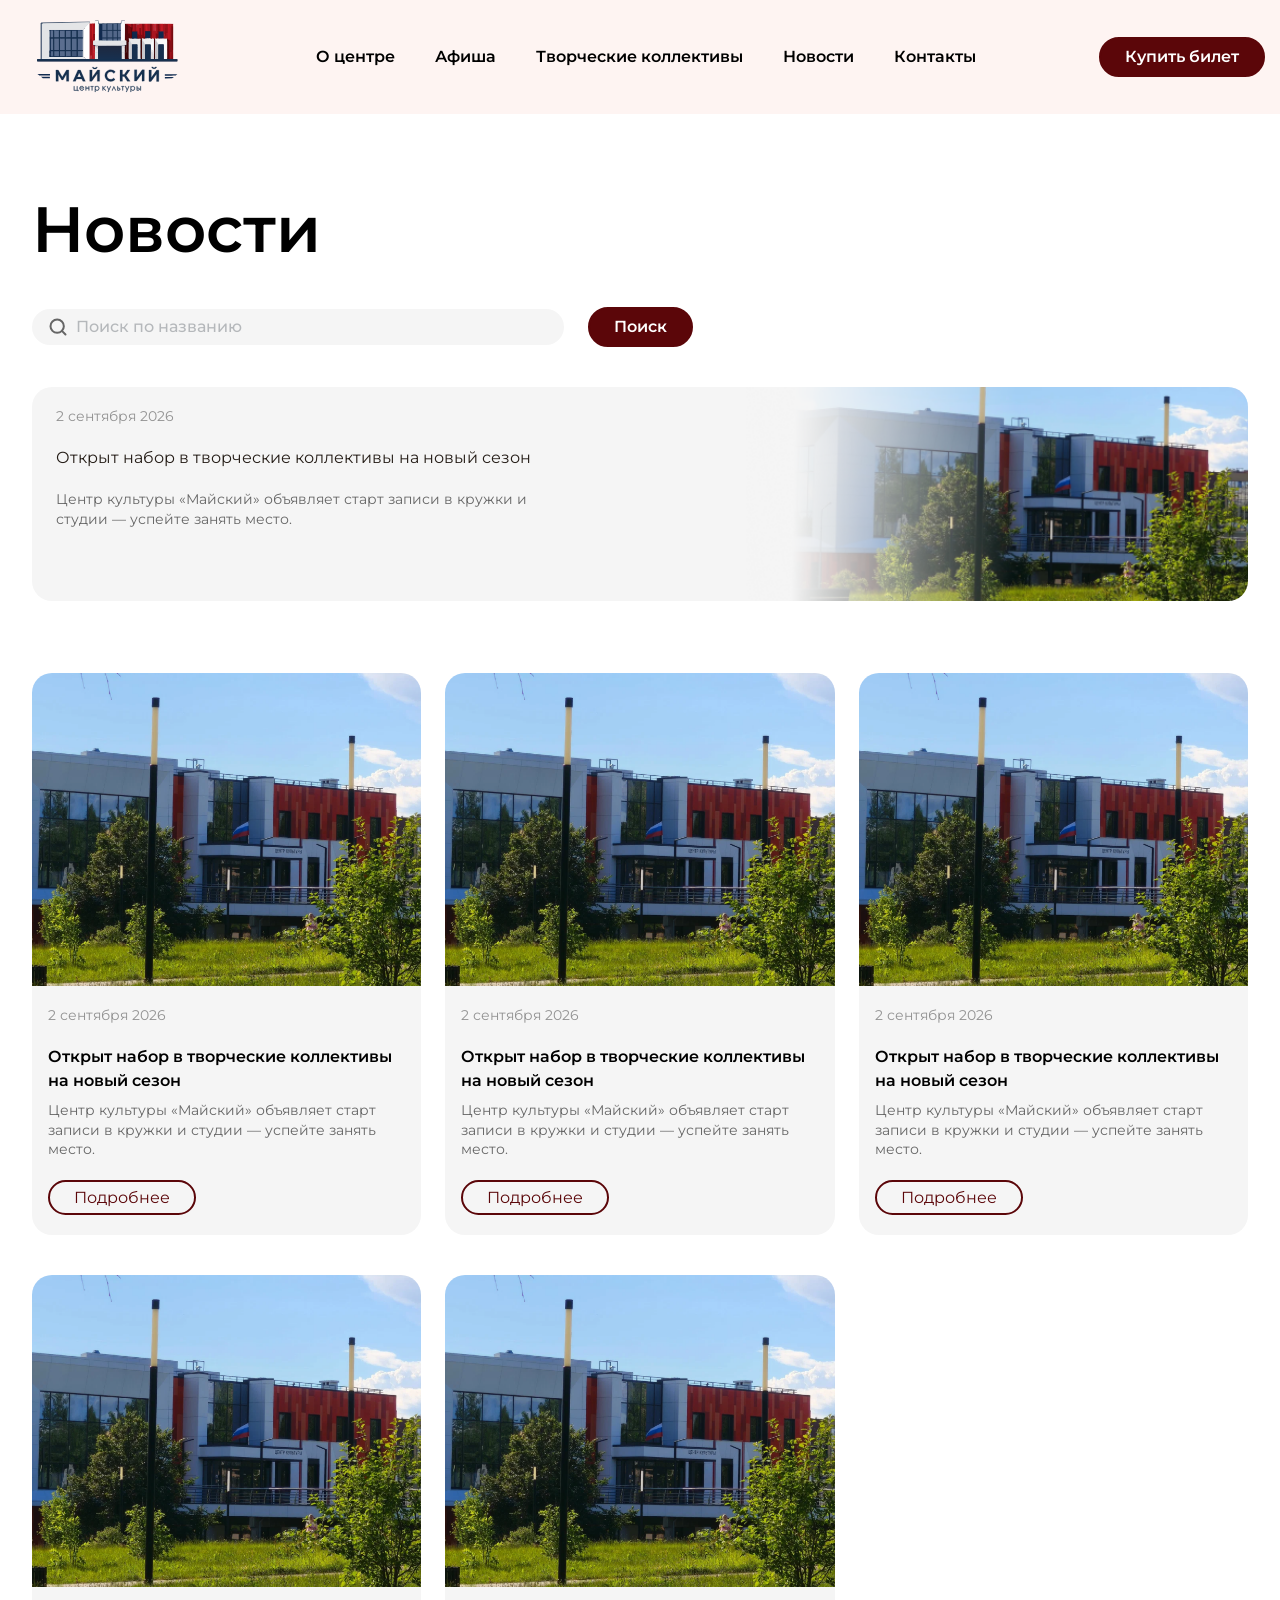
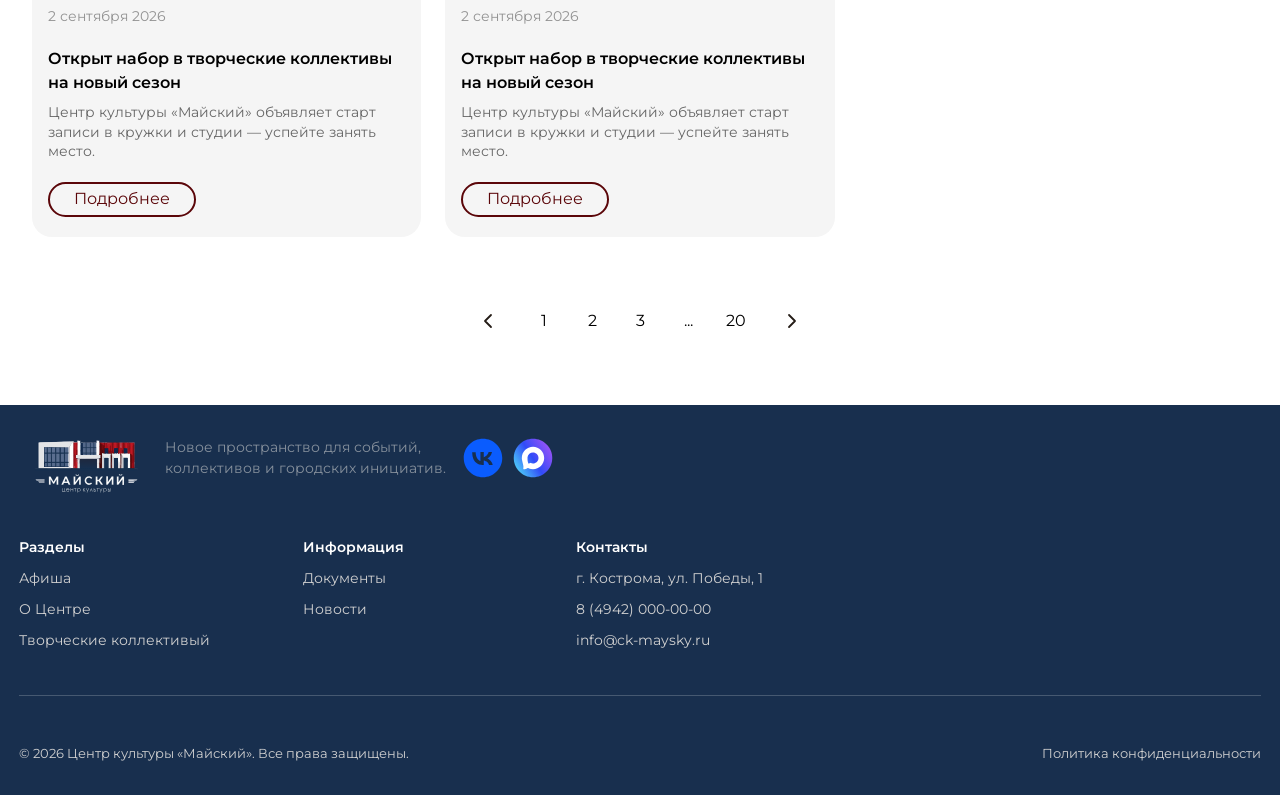
<file: html/news-page.html>
<!DOCTYPE html>
<html lang="ru">
<head>
  <meta charset="UTF-8">
  <meta name="viewport" content="width=device-width, initial-scale=1.0">
  <link rel="stylesheet" href="../css/style.css">
  <link rel="stylesheet" href="../css/header.css">
  <link rel="stylesheet" href="../css/footer.css">
  <link rel="stylesheet" href="../css/news-page.css">
  <title>Новости</title>
</head>
<body>
  
  <header>
    <div class="header-wrapper">

      <a href="main.html" class="header__logo">
        <img src="../src/logo.svg" alt="На главную">
      </a>

      <div class="header-menu">
        <a href="" class="menu__link font-semibold-16">О центре</a>
        <a href="" class="menu__link font-semibold-16">Афиша</a>
        <a href="" class="menu__link font-semibold-16">Творческие коллективы</a>
        <a href="" class="menu__link font-semibold-16">Новости</a>
        <a href="" class="menu__link font-semibold-16">Контакты</a>
      </div>

      <button type="button" class="btn btn-primary header-btn-desktop">
        <p class="font-semibold-16">Купить билет</p>
      </button>

      <button id="header-btn-mob" type="button" class="btn header-btn-mob">
        <svg class="menu-open" width="24" height="24" viewBox="0 0 24 24" fill="none" xmlns="http://www.w3.org/2000/svg">
          <line x1="3.9" y1="5.6" x2="20.1" y2="5.6" stroke="black" stroke-width="1.8" stroke-linecap="round"/>
          <line x1="3.9" y1="11.6" x2="20.1" y2="11.6" stroke="black" stroke-width="1.8" stroke-linecap="round"/>
          <line x1="3.9" y1="17.6" x2="20.1" y2="17.6" stroke="black" stroke-width="1.8" stroke-linecap="round"/>
        </svg>

        <svg class="menu-close" width="24" height="24" viewBox="0 0 24 24" fill="none" xmlns="http://www.w3.org/2000/svg">
          <path d="M18 6L6 18" stroke="black" stroke-width="2" stroke-linecap="round" stroke-linejoin="round"/>
          <path d="M6 6L18 18" stroke="black" stroke-width="2" stroke-linecap="round" stroke-linejoin="round"/>
        </svg>

      </button>

    </div>
    <div class="mob-menu-header">
      <button type="button" class="btn mob-button-menu mob-menu__item font-semibold-16">Главная</button>
      <hr class="mob-menu__devider">
      <button type="button" class="btn mob-button-menu mob-menu__item font-semibold-16">Афиша</button>
      <hr class="mob-menu__devider">
      <button type="button" class="btn mob-button-menu mob-menu__item font-semibold-16">Новости</button>
      <hr class="mob-menu__devider">
      <button type="button" class="btn mob-button-menu mob-menu__item font-semibold-16">Творческие коллективы</button>
      <hr class="mob-menu__devider">
      <button type="button" class="btn mob-button-menu mob-menu__item font-semibold-16">О центре</button>
      <hr class="mob-menu__devider">
      <button type="button" class="btn mob-button-menu mob-menu__item font-semibold-16">Информация для посетителей</button>
      <hr class="mob-menu__devider">
      <button type="button" class="btn mob-button-menu mob-menu__item font-semibold-16">Документы</button>
      <hr class="mob-menu__devider">
      <button type="button" class="btn mob-button-menu mob-menu__item font-semibold-16">Контакты</button>
      <hr class="mob-menu__devider">
    </div>
  </header>

  <main>

    <section class="head-section">
      <div class="content-area head-section-content">

        <h1 class="news-label font-semibold-64">Новости</h1>

        <div class="search-wrapper">
          <div class="search-input">
            <img class="seacrh-input__icon" src="../src/icons/search-icon.svg" alt="">
            <input type="text" class="search-input__text" placeholder="Поиск по названию" autocomplete="off">
          </div>
          <button type="button" class="btn btn-primary font-semibold-16">Поиск</button>
        </div>

        <div class="first-news">
          <div class="first-news__texts">
            <p class="first-news__date font-regular-14">2 сентября 2026</p>
            <p class="first-news__label font-regular-16">Открыт набор в творческие коллективы на новый сезон</p>
            <p class="first-news__description font-regular-14">Центр культуры «Майский» объявляет старт записи в кружки и студии — успейте занять место.</p>
          </div>
          <img class="first-news__back-img" src="../src/news-back-img.png" alt="">
        </div>

      </div>
    </section>

    <section class="news-items-section">
      <div class="content-area news-wrapper">
        <div class="news-items">
          
          <div class="news-item">
            <img class="ni__img" src="../src/ni__img.png" alt="">
            <div class="ni__info">
              <p class="ni__date font-regular-14">2 сентября 2026</p>
              <div class="ni-info-wrapper">
                <p class="ni__label font-semibold-16">Открыт набор в творческие коллективы на новый сезон</p>
                <p class="ni__description font-regular-14">Центр культуры «Майский» объявляет старт записи в кружки и студии — успейте занять место.</p>
              </div>
              <button type="button" class="btn btn-secondary">Подробнее</button>
            </div>
          </div>
          
          <div class="news-item">
            <img class="ni__img" src="../src/ni__img.png" alt="">
            <div class="ni__info">
              <p class="ni__date font-regular-14">2 сентября 2026</p>
              <div class="ni-info-wrapper">
                <p class="ni__label font-semibold-16">Открыт набор в творческие коллективы на новый сезон</p>
                <p class="ni__description font-regular-14">Центр культуры «Майский» объявляет старт записи в кружки и студии — успейте занять место.</p>
              </div>
              <button type="button" class="btn btn-secondary">Подробнее</button>
            </div>
          </div>

          <div class="news-item">
            <img class="ni__img" src="../src/ni__img.png" alt="">
            <div class="ni__info">
              <p class="ni__date font-regular-14">2 сентября 2026</p>
              <div class="ni-info-wrapper">
                <p class="ni__label font-semibold-16">Открыт набор в творческие коллективы на новый сезон</p>
                <p class="ni__description font-regular-14">Центр культуры «Майский» объявляет старт записи в кружки и студии — успейте занять место.</p>
              </div>
              <button type="button" class="btn btn-secondary">Подробнее</button>
            </div>
          </div>

          <div class="news-item">
            <img class="ni__img" src="../src/ni__img.png" alt="">
            <div class="ni__info">
              <p class="ni__date font-regular-14">2 сентября 2026</p>
              <div class="ni-info-wrapper">
                <p class="ni__label font-semibold-16">Открыт набор в творческие коллективы на новый сезон</p>
                <p class="ni__description font-regular-14">Центр культуры «Майский» объявляет старт записи в кружки и студии — успейте занять место.</p>
              </div>
              <button type="button" class="btn btn-secondary">Подробнее</button>
            </div>
          </div>

          <div class="news-item">
            <img class="ni__img" src="../src/ni__img.png" alt="">
            <div class="ni__info">
              <p class="ni__date font-regular-14">2 сентября 2026</p>
              <div class="ni-info-wrapper">
                <p class="ni__label font-semibold-16">Открыт набор в творческие коллективы на новый сезон</p>
                <p class="ni__description font-regular-14">Центр культуры «Майский» объявляет старт записи в кружки и студии — успейте занять место.</p>
              </div>
              <button type="button" class="btn btn-secondary">Подробнее</button>
            </div>
          </div>

        </div>

        <div class="pagination-btns">
          <button class="pag__btn pag__arrow" type="button"><img src="../src/arrow__left.svg" alt=""></button>
          <div class="numbers__pages">
            <button class="pag__btn btn" type="button">1</button>
            <button class="pag__btn btn" type="button">2</button>
            <button class="pag__btn btn" type="button">3</button>
            <button class="pag__btn btn" type="button">...</button>
            <button class="pag__btn btn" type="button">20</button>
          </div>
          <button class="pag__btn pag__arrow" type="button"><img src="../src/arrow__right.svg" alt=""></button>
        </div>
      </div>
    </section>

  </main>


  <footer class="footer">

    <div class="footer__up-content">

      <div class="info__wrapper">
        <a href="main.html" class="info__logo">
          <img src="../src/footer-logo.svg" alt="На главную">
        </a>
        <p class="info__description">Новое пространство для событий,<br>коллективов и городских инициатив.</p>
        <div class="info__social-network">
          <a class="social-network" href="">
            <img class="social-network-img" src="../src/icons/Vk.svg" alt="vk">
          </a>
          <a class="social-network" href="">
            <img class="social-network-img" src="../src/icons/MAX.svg" alt="max">
          </a>
        </div>
      </div>

      <div class="footer__menu-wrapper">
        <div class="footer__menu-column">
          <a href="" class="footer__menu-label">Разделы</a>
          <a href="" class="footer__menu-item">Афиша</a>
          <a href="" class="footer__menu-item">О Центре</a>
          <a href="" class="footer__menu-item">Творческие коллективый</a>
        </div>
        <div class="footer__menu-column second-column">
          <a href="" class="footer__menu-label">Информация</a>
          <a href="" class="footer__menu-item">Документы</a>
          <a href="" class="footer__menu-item">Новости</a>
        </div>
        <div class="footer__menu-column third-column">
          <a href="" class="footer__menu-label">Контакты</a>
          <a href="" class="footer__menu-item">г. Кострома, ул. Победы, 1</a>
          <a href="" class="footer__menu-item">8 (4942) 000-00-00</a>
          <a href="" class="footer__menu-item">info@ck-maysky.ru</a>
        </div>
      </div>

    </div>

    <hr class="footer__devider">

    <div class="footer__bottom-content">
      <p class="copyright">© 2026 Центр культуры «Майский». Все права защищены.</p>
      <a href="" class="privacy__label">Политика конфиденциальности</a>
    </div>

  </footer>

  <script src="../js/openHeaderMenuMob.js"></script>

</body>
</html>
</file>
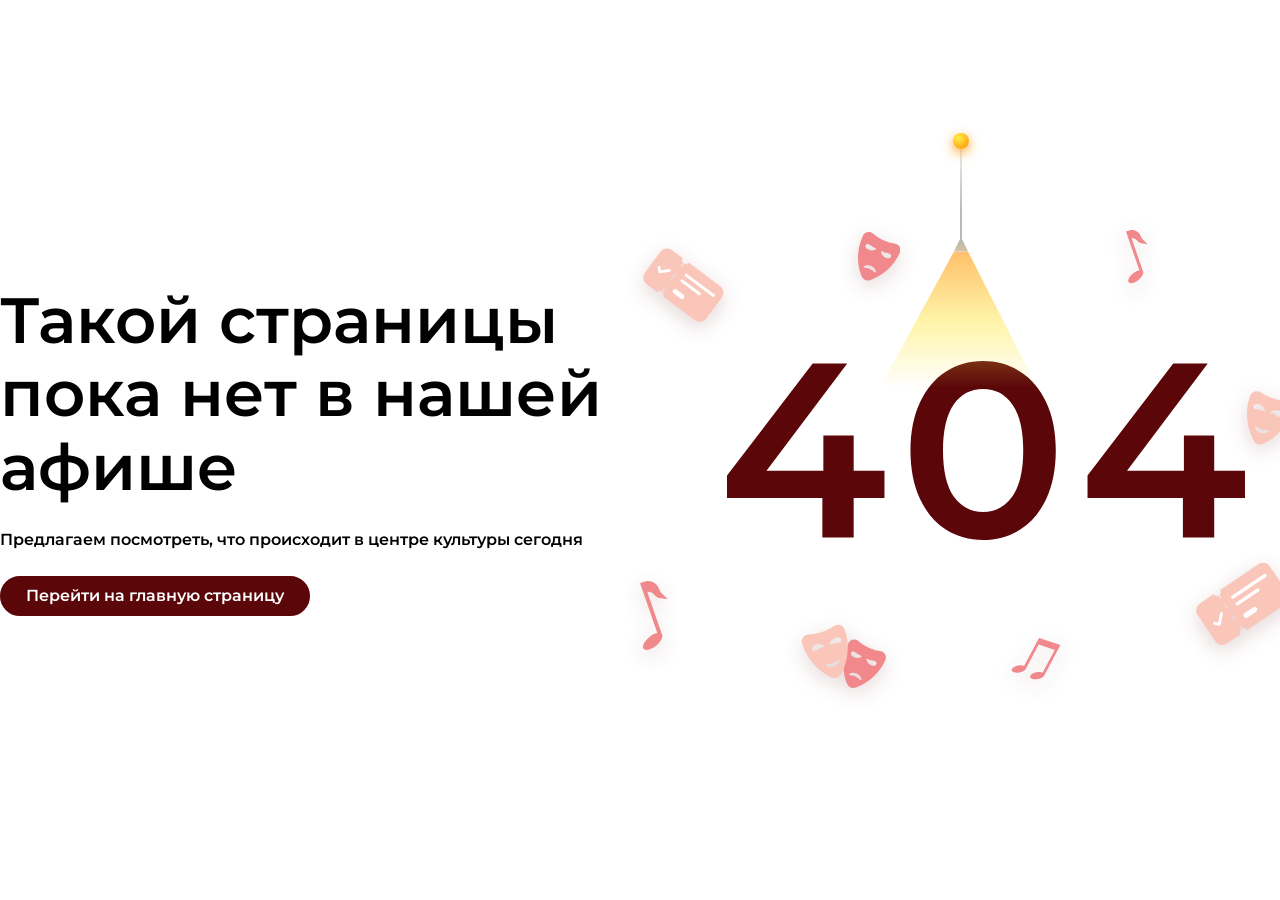
<file: html/not-found-page.html>
<!DOCTYPE html>
<html lang="ru">
<head>
  <meta charset="UTF-8">
  <meta name="viewport" content="width=device-width, initial-scale=1.0">
  <title>404</title>
  <link rel="stylesheet" href="../css/style.css">
  <link rel="stylesheet" href="../css/error.css">
</head>
<body>

  <div class="error-page-wrapper">

    <div class="ep-text-wrapper">
      <h1 class="ep__label font-semibold-64">Такой страницы<br>пока нет в нашей афише</h1>
      <p class="ep__description font-semibold-16">Предлагаем посмотреть, что происходит в центре культуры сегодня</p>
      <button type="button" class="btn btn-primary font-semibold-16">Перейти на главную страницу</button>
    </div>

    <div class="props-layer">

      <div class="numeral-col">
        <svg viewBox="0 0 518 179" fill="none" xmlns="http://www.w3.org/2000/svg">
          <path fill="#5b0609" d="M 157.46927423534032 136.98471339705642 L 126.67086609155453 136.98471339705642 L 126.67086609155453 176.51387018480617 L 95.37570759550285 176.51387018480617 L 95.37570759550285 136.98471339705642 L 0 136.98471339705642 L 0 114.60971576799649 L 85.68910888785533 2.4861084767332633 L 120.21313046154788 2.4861084767332633 L 39.49150377822032 109.63749407264984 L 96.36920830003461 109.63749407264984 L 96.36920830003461 74.58333017207991 L 126.67086609155453 74.58333017207991 L 126.67086609155453 109.63749407264984 L 157.46927423534032 109.63749407264984 L 157.46927423534032 136.98471339705642 Z"/>
          <path fill="#5b0609" d="M 256.0020454431219 179 C 242.09308532198298 179 229.6743584925325 175.51943390693305 218.74589219460455 168.55832305925972 C 207.8174258966766 161.43147164647084 199.20713521275658 151.1555530528966 192.9149875734776 137.73055423836664 C 186.6228405263689 124.13981485872111 183.47675930460056 108.06295514764201 183.47675930460056 89.49999051623975 C 183.47675930460056 70.93703181218764 186.6228405263689 54.94305186742657 192.9149875734776 41.51804831101647 C 199.20713521275658 27.927316044191144 207.8174258966766 17.65139211600175 218.74589219460455 10.69027237730319 C 229.6743584925325 3.5634239281893914 242.09308532198298 0 256.0020454431219 0 C 269.9110008268984 0 282.3297110755803 3.5634239281893914 293.25817974218944 10.69027237730319 C 304.35222870131224 17.65139211600175 313.0453095314891 27.927316044191144 319.3374548020869 41.51804831101647 C 325.62960007268464 54.94305186742657 328.77568307096396 70.93703181218764 328.77568307096396 89.49999051623975 C 328.77568307096396 108.06295514764201 325.62960007268464 124.13981485872111 319.3374548020869 137.73055423836664 C 313.0453095314891 151.1555530528966 304.35222870131224 161.43147164647084 293.25817974218944 168.55832305925972 C 282.3297110755803 175.51943390693305 269.9110008268984 179 256.0020454431219 179 Z M 256.0020454431219 150.9069398342832 C 268.4207545074632 150.9069398342832 278.19012974145045 145.76897520288094 285.3101930553851 135.49305068195653 C 292.59583725400375 125.21712497556209 296.2386629063349 109.88610136391307 296.2386629063349 89.49999051623975 C 296.2386629063349 69.11388203950648 292.59583725400375 53.782870282557774 285.3101930553851 43.506944576163335 C 278.19012974145045 33.23102361164902 268.4207545074632 28.09306016571679 256.0020454431219 28.09306016571679 C 243.7489166712943 28.09306016571679 233.9795254487087 33.23102361164902 226.69387888140886 43.506944576163335 C 219.57381793615542 53.782870282557774 216.01377946922958 69.11388203950648 216.01377946922958 89.49999051623975 C 216.01377946922958 109.88610136391307 219.57381793615542 125.21712497556209 226.69387888140886 135.49305068195653 C 233.9795254487087 145.76897520288094 243.7489166712943 150.9069398342832 256.0020454431219 150.9069398342832 Z"/>
          <path fill="#5b0609" d="M 518 136.98471339705642 L 487.2015729067644 136.98471339705642 L 487.2015729067644 176.51387018480617 L 455.90640493598784 176.51387018480617 L 455.90640493598784 136.98471339705642 L 360.5307162899348 136.98471339705642 L 360.5307162899348 114.60971576799649 L 446.2198251777901 2.4861084767332633 L 480.74382780203285 2.4861084767332633 L 400.0222034873865 109.63749407264984 L 456.8999245899694 109.63749407264984 L 456.8999245899694 74.58333017207991 L 487.2015729067644 74.58333017207991 L 487.2015729067644 109.63749407264984 L 518 109.63749407264984 L 518 136.98471339705642 Z"/>
        </svg>
      </div>

      <!-- билет — верхний левый, у "4" -->
      <div class="prop-item d1" style="left:0; top:-66%; width:13.5838%; min-width:50px;">
        <svg width="94" height="87" viewBox="0 0 94 87" fill="none" xmlns="http://www.w3.org/2000/svg">
          <path d="M46.2885 14.0838C45.0276 15.7747 45.376 18.1675 47.0666 19.4288C48.7049 20.6507 51.0024 20.3624 52.2912 18.8058L52.4124 18.6513L86.5349 44.1017C90.5193 47.0735 91.3402 52.7125 88.3684 56.6969L71.7244 79.0123C68.7526 82.9965 63.1135 83.8175 59.1292 80.8458L25.0067 55.3954C26.2679 53.7043 25.9189 51.3111 24.2278 50.0498C22.5368 48.7887 20.1433 49.1364 18.882 50.8273L7.21433 42.1249C3.23033 39.1532 2.40932 33.514 5.38083 29.5298L22.0249 7.21433C24.9965 3.23009 30.6357 2.4094 34.62 5.38083L46.2885 14.0838ZM26.5731 45.8405L23.718 49.6684L24.7388 50.4297L27.5939 46.6018L26.5731 45.8405ZM37.9922 30.5304L32.2827 38.1854L33.3034 38.9468L39.013 31.2917L37.9922 30.5304ZM46.5562 19.0482L43.7018 22.8753L44.7225 23.6367L47.577 19.8095L46.5562 19.0482Z" fill="#FAC6BA"/>
          <path d="M31.8075 27.1097L21.2753 28.7851L20.6403 23.9793" stroke="white" stroke-width="3" stroke-linecap="round" stroke-linejoin="round"/>
          <rect x="49.5141" y="29.9913" width="40.1091" height="3.18326" rx="1.59163" transform="rotate(36.7175 49.5141 29.9913)" fill="white"/>
          <rect x="44.9462" y="36.1154" width="26.7394" height="3.18326" rx="1.59163" transform="rotate(36.7175 44.9462 36.1154)" fill="white"/>
          <rect x="37.3339" y="46.322" width="14.643" height="5.09322" rx="2.54661" transform="rotate(36.7175 37.3339 46.322)" fill="white"/>
        </svg>
      </div>

      <!-- нота — верх, справа от конуса (приподнята и сдвинута вправо, чтобы не касаться цифры) -->
      <div class="prop-item d2" style="left:76%; top:-73%; width:3.17919%; min-width:50px;">
        <svg width="22" height="54" viewBox="0 0 22 54" fill="none" xmlns="http://www.w3.org/2000/svg">
          <path d="M3.17365 0.502355C7.922 -1.14032 13.103 1.37737 14.7457 6.12573C15.1962 7.42779 15.9371 8.61014 16.9115 9.58429L21.4995 14.1724L15.0896 13.1296C13.5313 12.8764 12.1255 12.0451 11.1531 10.8014L10.7106 10.2363C9.48493 8.66876 7.49908 7.94285 5.58525 8.30377L16.9823 41.2484C18.1171 43.1708 16.1545 46.9809 12.4203 49.9712C8.52492 53.0905 4.17894 54.1352 2.71343 52.3052C1.24797 50.4751 3.21795 46.4633 7.11338 43.344C9.24235 41.6392 11.5058 40.5548 13.3601 40.2199L-0.000190074 1.60033L3.17365 0.502355Z" fill="#F0888C"/>
        </svg>
      </div>

      <!-- маски — у самого конуса света -->
      <div class="prop-item d3" style="left:34%; top:-73%; width:6.6474%; min-width:30px;">
        <svg width="46" height="53" viewBox="0 0 46 53" fill="none" xmlns="http://www.w3.org/2000/svg">
          <path d="M40.2526 12.7594C44.6946 13.51 47.2124 18.2732 45.3308 22.3664L45.0383 23.0026C38.8415 36.481 27.4939 46.9091 13.5407 51.9466L13.2435 52.0529C9.40127 53.44 5.15731 51.4888 3.70883 47.6693L3.59606 47.3745C-1.66387 33.5037 -1.13577 18.1012 5.06101 4.6228L5.3535 3.98663C7.23552 -0.106361 12.4902 -1.29614 15.9518 1.58696C22.9224 7.39298 31.3075 11.2481 40.2526 12.7594ZM14.4879 36.7853C10.8084 35.0936 6.63896 36.3038 6.07445 37.5303C5.5116 38.7564 9.34973 38.2666 13.0291 39.9582C16.7085 41.6498 18.8354 44.8821 19.3996 43.6566C19.9631 42.4297 18.1674 38.4769 14.4879 36.7853ZM14.1255 14.6792C10.9881 11.8499 8.58525 12.6925 8.1788 14.7462C7.77261 16.8 9.7772 19.5703 14.8759 20.0652C16.404 20.2134 17.9389 19.6797 19.1691 18.9983C20.0263 18.5235 19.474 17.4896 18.5199 17.266C17.3304 16.9872 15.8749 16.2568 14.1255 14.6792ZM35.3242 27.2265C36.6186 25.5809 35.6939 23.2086 31.5037 22.669C29.1674 22.3681 27.6654 21.7388 26.6793 21.0174C25.8885 20.4387 24.7441 20.6925 24.9418 21.6523C25.2254 23.0297 25.8196 24.5422 26.9269 25.6057C30.6218 29.1538 34.0298 28.8718 35.3242 27.2265Z" fill="#F0888C"/>
        </svg>
      </div>

      <!-- билет — нижний правый (приподнят, чтобы не было пустоты под "404") -->
      <div class="prop-item d4" style="right:-2%; bottom:-112px; width:15.6069%; min-width:50px;">
        <svg width="108" height="96" viewBox="0 0 108 96" fill="none" xmlns="http://www.w3.org/2000/svg">
          <path d="M22.2337 37.5836C23.5728 39.5748 26.2724 40.1031 28.2636 38.7643C30.1926 37.467 30.7496 34.8927 29.565 32.9227L29.4451 32.7339L70.6508 5.02239C74.7754 2.24868 80.3677 3.34359 83.1415 7.46813L102.193 35.7973C104.967 39.9219 103.872 45.5142 99.7476 48.2881L58.5411 76.0001C57.2019 74.0089 54.5024 73.4803 52.5112 74.8194C50.52 76.1586 49.9914 78.8581 51.3305 80.8493L36.565 90.7793C32.4405 93.5531 26.8482 92.4582 24.0743 88.3336L5.0225 60.0044C2.24865 55.8798 3.34364 50.2875 7.46823 47.5136L22.2337 37.5836ZM49.89 72.2185L51.9107 75.2232L53.1125 74.415L51.0917 71.4103L49.89 72.2185ZM41.8074 60.2001L45.849 66.2097L47.0507 65.4015L43.0092 59.3919L41.8074 60.2001ZM33.7249 48.1817L37.7664 54.1913L38.9682 53.3831L34.9266 47.3735L33.7249 48.1817ZM27.6631 39.1681L29.6839 42.1729L30.8856 41.3647L28.8649 38.3599L27.6631 39.1681Z" fill="#FAC6BA"/>
          <path d="M30.7522 58.0358L28.5785 69.9699L23.1818 68.8391" stroke="white" stroke-width="3" stroke-linecap="round" stroke-linejoin="round"/>
          <rect x="40.5215" y="40.1207" width="45.6224" height="3.62082" rx="1.81041" transform="rotate(-33.9214 40.5215 40.1207)" fill="white"/>
          <rect x="45.3711" y="47.3317" width="30.4149" height="3.62082" rx="1.81041" transform="rotate(-33.9214 45.3711 47.3317)" fill="white"/>
          <rect x="53.4536" y="59.35" width="16.6558" height="5.79332" rx="2.89666" transform="rotate(-33.9214 53.4536 59.35)" fill="white"/>
        </svg>
      </div>

      <!-- нота — низ слева (приподнята) -->
      <div class="prop-item d5" style="left:0; bottom:-62%; width:4.04624%; min-width:50px;">
        <svg width="28" height="69" viewBox="0 0 28 69" fill="none" xmlns="http://www.w3.org/2000/svg">
          <path d="M4.11232 0.650921C10.2643 -1.47734 16.9771 1.78467 19.1053 7.93667C19.689 9.62387 20.6489 11.1566 21.9114 12.4189L27.8558 18.3616L19.5498 17.0117C17.5312 16.6835 15.7103 15.6066 14.4505 13.9956L13.8777 13.2627C12.2898 11.2319 9.71663 10.2916 7.23716 10.759L22.0051 53.4476C23.4691 55.9398 20.9266 60.8712 16.0917 64.7428C11.0448 68.7842 5.41418 70.1388 3.51552 67.7677C1.61696 65.3966 4.16937 60.1979 9.21627 56.1565C11.9744 53.9479 14.9072 52.5434 17.3096 52.1094L-0.000105442 2.0736L4.11232 0.650921Z" fill="#F0888C"/>
        </svg>
      </div>

      <!-- маски — низ по центру, между цифрами (приподняты) -->
      <div class="prop-item d6" style="left:25%; bottom:-89%; width:13.8728%; min-width:50px;">
        <svg width="96" height="79" viewBox="0 0 96 79" fill="none" xmlns="http://www.w3.org/2000/svg">
          <path d="M87.2062 30.6135C91.6482 31.3641 94.1659 36.1273 92.2844 40.2205L91.9915 40.8575C85.7947 54.3357 74.4473 64.7632 60.4943 69.8007L60.1972 69.907C56.3548 71.2941 52.1109 69.343 50.6624 65.5233L50.5497 65.2286C45.2898 51.3579 45.8176 35.956 52.0142 22.4777L52.3071 21.8407C54.1892 17.7478 59.4439 16.558 62.9054 19.441C69.876 25.247 78.2611 29.1022 87.2062 30.6135ZM61.4411 54.6402C57.7616 52.9486 53.5927 54.1579 53.0281 55.3844C52.465 56.6105 56.3033 56.1206 59.9827 57.8122C63.6622 59.5039 65.7891 62.7364 66.3532 61.5107C66.9167 60.2837 65.1205 56.3319 61.4411 54.6402ZM61.0791 32.5333C57.9417 29.704 55.5389 30.5465 55.1324 32.6003C54.7261 34.654 56.7307 37.4244 61.8295 37.9192C63.3577 38.0674 64.8926 37.5338 66.1227 36.8524C66.9799 36.3775 66.4276 35.3437 65.4735 35.1201C64.284 34.8413 62.8285 34.1109 61.0791 32.5333ZM82.2779 45.0806C83.5722 43.435 82.6475 41.0626 78.4573 40.523C76.121 40.2221 74.619 39.5928 73.6329 38.8714C72.8421 38.2928 71.6978 38.5466 71.8954 39.5064C72.179 40.8838 72.7732 42.3963 73.8805 43.4598C77.5755 47.0079 80.9835 46.726 82.2779 45.0806Z" fill="#F0888C"/>
          <path d="M37.0702 3.19823C41.2174 0.485233 46.8097 2.45036 48.3488 7.16116L48.7042 8.2491C53.6976 23.5333 52.3474 40.1827 44.9564 54.4625L44.5205 55.3046C42.5125 59.1838 37.7638 60.7352 33.8527 58.7898L33.0039 58.3675C18.6077 51.2056 7.68838 38.5646 2.69499 23.2804L2.33956 22.1925C0.800548 17.4816 4.15397 12.5939 9.10303 12.3352C19.0689 11.8144 28.7191 8.66167 37.0702 3.19823ZM42.9769 40.1992C42.5154 38.7884 39.7825 42.0512 35.548 43.4348C31.3133 44.8183 27.1803 43.7984 27.6408 45.2095C28.102 46.6212 32.506 48.4702 36.741 47.0866C40.9759 45.7029 43.4381 41.6108 42.9769 40.1992ZM21.0935 22.6848C15.4591 22.581 12.9185 25.3554 13.103 27.651C13.2876 29.9465 15.8061 31.1703 19.592 28.4755C21.8745 26.8506 23.6576 26.2647 25.0407 26.1755C26.0183 26.1121 26.6887 25.1747 25.9075 24.5835C24.6155 23.6057 22.8998 22.7181 21.0935 22.6848ZM44.3442 17.4444C43.1379 15.4827 39.4501 14.7433 34.9639 18.1533C33.5256 19.2466 32.664 20.9761 32.1984 22.5282C31.917 23.4667 33.0124 23.8276 33.8389 23.3011C35.0079 22.5566 36.7921 21.977 39.5936 21.9409C44.2406 21.8809 45.5506 19.4062 44.3442 17.4444Z" fill="#FAC6BA"/>
        </svg>
      </div>

      <!-- маски — правый край, у конуса -->
      <div class="prop-item d7" style="right:-2%; top:16%; width:7.22543%; min-width:30px;">
        <svg width="50" height="58" viewBox="0 0 50 58" fill="none" xmlns="http://www.w3.org/2000/svg">
          <path d="M14.6007 1.23219C10.4534 -1.48093 4.86147 0.483335 3.32241 5.19418L2.96667 6.28306C-2.02669 21.5674 -0.676704 38.2167 6.7145 52.4965L7.15065 53.3376C9.15867 57.2171 13.9073 58.7684 17.8184 56.8228L18.667 56.4014C33.0633 49.2396 43.9824 36.5986 48.9759 21.3143L49.3316 20.2255C50.8707 15.5146 47.517 10.6278 42.5678 10.3691C32.602 9.84835 22.9518 6.69562 14.6007 1.23219ZM8.69399 38.2332C9.15517 36.8215 11.8881 40.0851 16.1229 41.4687C20.3579 42.8523 24.4913 41.8318 24.0301 43.2435C23.5685 44.6551 19.165 46.5032 14.9301 45.1196C10.6955 43.736 8.2331 39.645 8.69399 38.2332ZM30.5777 20.7178C36.2118 20.614 38.7524 23.3884 38.5682 25.684C38.3836 27.9796 35.8648 29.2042 32.0789 26.5094C29.7963 24.8846 28.0136 24.2977 26.6305 24.2085C25.6529 24.1452 24.9825 23.2078 25.7637 22.6165C27.0557 21.6388 28.7715 20.7511 30.5777 20.7178ZM7.32694 15.4775C8.53351 13.516 12.2214 12.7766 16.7073 16.1863C18.1456 17.2796 19.0071 19.0092 19.4727 20.5612C19.7543 21.4999 18.6588 21.8606 17.8323 21.3341C16.6633 20.5896 14.8787 20.011 12.0773 19.9748C7.4304 19.9148 6.12058 17.4393 7.32694 15.4775Z" fill="#FAC6BA"/>
        </svg>
      </div>

      <div class="prop-item d8" style="left:58%; bottom:-83%; width:7.22543%; min-width:50px;">
        <svg width="54" height="60" viewBox="0 0 54 60" fill="none" xmlns="http://www.w3.org/2000/svg">
          <path d="M36.0239 48.6803L36.0024 48.6689C35.3838 50.3895 32.6268 52.0863 29.1004 52.75C24.8505 53.5497 21.0938 52.548 20.7106 50.5131C20.3279 48.4781 23.4635 46.1804 27.7132 45.3803C30.2601 44.901 32.6301 45.0683 34.2027 45.7173L47.2377 21.2304L29.9403 15.42L15.608 42.3439L15.558 42.3173C14.4759 43.7158 12.0772 44.9799 9.14875 45.5311C4.90118 46.3304 1.14696 45.3283 0.763717 43.2934C0.381092 41.2585 3.51416 38.9611 7.76153 38.1614C10.3108 37.6816 12.6826 37.8509 14.2544 38.5024L27.0572 14.4517L27.0559 14.4521L30.3452 8.27303L53.4101 16.0196L36.0239 48.6803Z" fill="#F0888C"/>
        </svg>
      </div>

      <div class="lamp-rig">
        <div class="lamp-cord"></div>
        <div class="lamp-cone"></div>
        <div class="lamp-holder"></div>
        <div class="lamp-holder-shine"></div>
        <div class="lamp-ball"></div>
      </div>

    </div>

  </div>

</body>
</html>
</file>
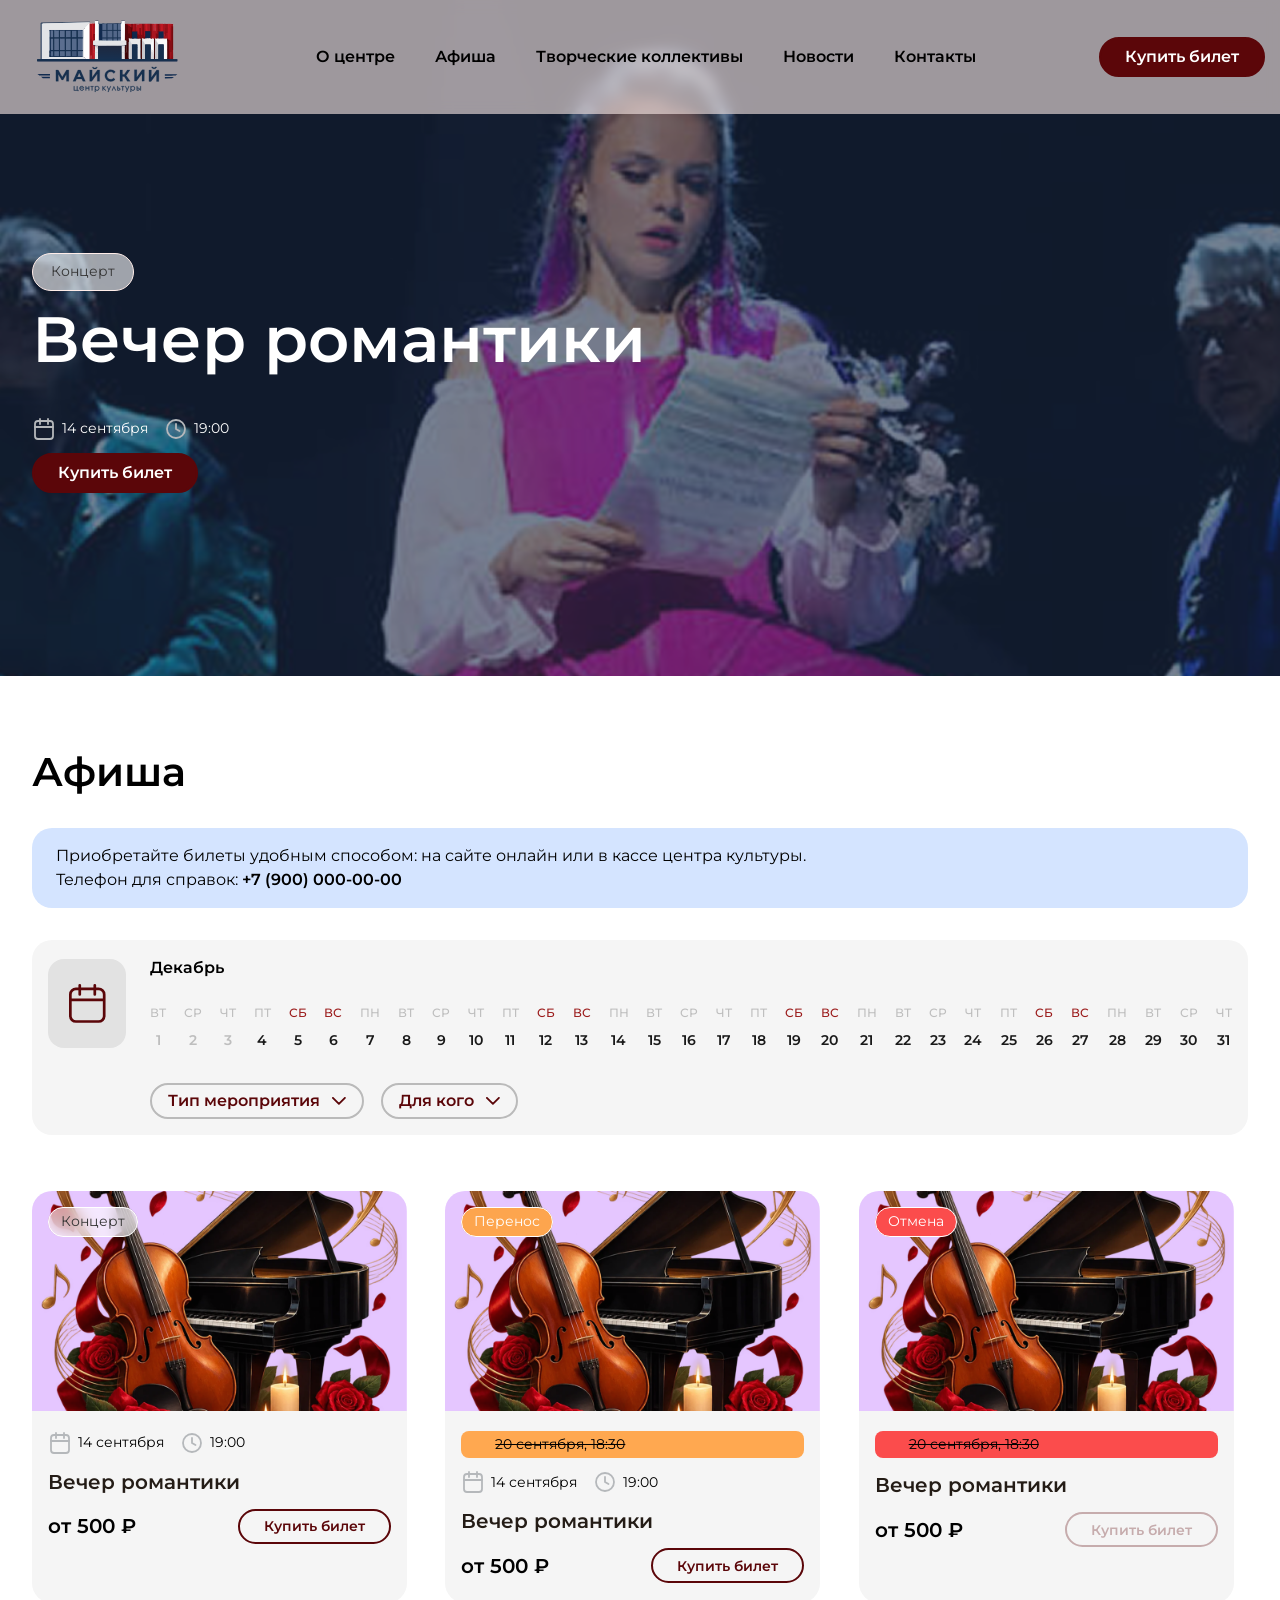
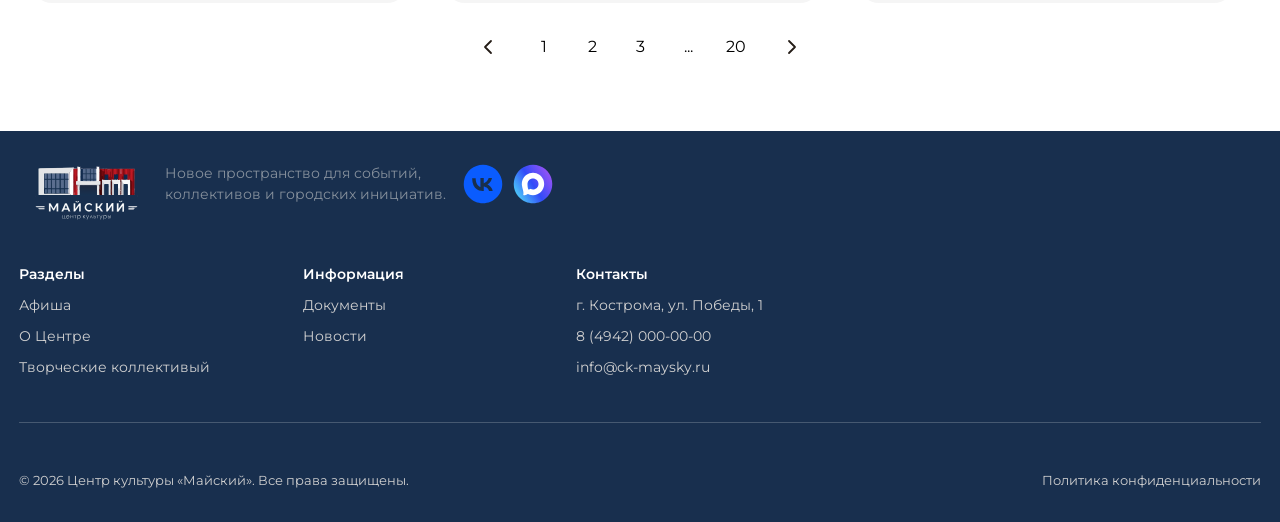
<file: html/poster.html>
<!DOCTYPE html>
<html lang="ru">
<head>
  <meta charset="UTF-8">
  <meta name="viewport" content="width=device-width, initial-scale=1.0">
  <link rel="stylesheet" href="../css/style.css">
  <link rel="stylesheet" href="../css/header.css">
  <link rel="stylesheet" href="../css/footer.css">
  <link rel="stylesheet" href="../css/calendar.css">
  <link rel="stylesheet" href="../css/poster-page.css">
  <link rel="stylesheet" href="../css/card-item.css">
  <title>Афиша</title>
</head>
<body>

  <header>
    <div class="header-wrapper">

      <a href="main.html" class="header__logo">
        <img src="../src/logo.svg" alt="На главную">
      </a>

      <div class="header-menu">
        <a href="" class="menu__link font-semibold-16">О центре</a>
        <a href="" class="menu__link font-semibold-16">Афиша</a>
        <a href="" class="menu__link font-semibold-16">Творческие коллективы</a>
        <a href="" class="menu__link font-semibold-16">Новости</a>
        <a href="" class="menu__link font-semibold-16">Контакты</a>
      </div>

      <button type="button" class="btn btn-primary header-btn-desktop">
        <p class="font-semibold-16">Купить билет</p>
      </button>

      <button id="header-btn-mob" type="button" class="btn header-btn-mob">
        <svg class="menu-open" width="24" height="24" viewBox="0 0 24 24" fill="none" xmlns="http://www.w3.org/2000/svg">
          <line x1="3.9" y1="5.6" x2="20.1" y2="5.6" stroke="black" stroke-width="1.8" stroke-linecap="round"/>
          <line x1="3.9" y1="11.6" x2="20.1" y2="11.6" stroke="black" stroke-width="1.8" stroke-linecap="round"/>
          <line x1="3.9" y1="17.6" x2="20.1" y2="17.6" stroke="black" stroke-width="1.8" stroke-linecap="round"/>
        </svg>

        <svg class="menu-close" width="24" height="24" viewBox="0 0 24 24" fill="none" xmlns="http://www.w3.org/2000/svg">
          <path d="M18 6L6 18" stroke="black" stroke-width="2" stroke-linecap="round" stroke-linejoin="round"/>
          <path d="M6 6L18 18" stroke="black" stroke-width="2" stroke-linecap="round" stroke-linejoin="round"/>
        </svg>

      </button>

    </div>
    <div class="mob-menu-header">
      <button type="button" class="btn mob-button-menu mob-menu__item font-semibold-16">Главная</button>
      <hr class="mob-menu__devider">
      <button type="button" class="btn mob-button-menu mob-menu__item font-semibold-16">Афиша</button>
      <hr class="mob-menu__devider">
      <button type="button" class="btn mob-button-menu mob-menu__item font-semibold-16">Новости</button>
      <hr class="mob-menu__devider">
      <button type="button" class="btn mob-button-menu mob-menu__item font-semibold-16">Творческие коллективы</button>
      <hr class="mob-menu__devider">
      <button type="button" class="btn mob-button-menu mob-menu__item font-semibold-16">О центре</button>
      <hr class="mob-menu__devider">
      <button type="button" class="btn mob-button-menu mob-menu__item font-semibold-16">Информация для посетителей</button>
      <hr class="mob-menu__devider">
      <button type="button" class="btn mob-button-menu mob-menu__item font-semibold-16">Документы</button>
      <hr class="mob-menu__devider">
      <button type="button" class="btn mob-button-menu mob-menu__item font-semibold-16">Контакты</button>
      <hr class="mob-menu__devider">
    </div>
  </header>

  <main>

    <div class="head-section">
      <div class="content-area">
        <div class="content-head">
          <div class="head-section__badge font-regular-14">Концерт</div>
          <div class="head-section__text">
            <h1 class="head-section__label font-semibold-64">Вечер романтики</h1>
            <div class="head-dates__wrapper">
              <div class="head-date-item">
                <div class="info__date">
                  <img class="date__icon" src="../src/icons/Calendar.svg" alt="">
                  <p class="date__text">14 сентября</p>
                </div>
                <div class="info__time">
                  <img class="time__icon" src="../src/icons/Clock.svg" alt="">
                  <p class="time__text">19:00</p>
                </div>
              </div>
            </div>
          </div>
          <button type="button" class="btn btn-primary">
            <p class="font-semibold-16">Купить билет</p> 
          </button>
        </div>

      </div>
      <div class="head-section__back">
        <div class="back-color"></div>
        <img class="back-img" src="../src/back-poster-page.png" alt="">
      </div>
    </div>

    <section class="poster-section">

      <div class="content-area">
        <div class="poster-content">

          <div class="content-calendar">
            <h1 class="calendar-label font-semibold-40">Афиша</h1>
            <div class="calendar-info font-regular-16">Приобретайте билеты удобным способом: на сайте онлайн или в кассе центра культуры.<br>Телефон для справок: <span class="font-semibold-16">+7 (900) 000-00-00</span></div>

            <div class="calendar-wrapper">
              <div class="calendar-content">
                <button id="buttonCalendar" type="button" class="btn modal__btn days__icon">
                  <img class="icon-calendar" src="../src/icons/icon-calendar.svg" alt="">
                </button>
                <div class="calendar__content">
                    <button type="button" class="btn modal__btn month-title font-semibold-16" id="monthTitle"></button>
                    <div class="calendar-weekdays" id="calendarWeekdays"></div>
                    <a class="calendar-grid" id="calendarGrid"></a>
                </div>
                <div class="modal-choose-month" id="modalChooseMonth">
                  <div class="modal__up">
                      <button type="button" class="btn modal__btn modal__btn-arrow-left">
                          <svg width="8" height="14" viewBox="0 0 8 14" fill="none" xmlns="http://www.w3.org/2000/svg">
                              <path d="M6.90039 12.8999L0.900391 6.8999L6.90039 0.899902" stroke="#241C16" stroke-width="1.8" stroke-linecap="round" stroke-linejoin="round"/>
                          </svg>
                      </button>
                      <button type="button" class="btn modal__btn modal__btn-year font-semibold-16" id="modalYear"></button>
                      <button type="button" class="btn modal__btn modal__btn-arrow-right">
                          <svg width="8" height="14" viewBox="0 0 8 14" fill="none" xmlns="http://www.w3.org/2000/svg">
                              <path d="M0.900391 12.8999L6.900391 6.8999L0.900391 0.899902" stroke="#241C16" stroke-width="1.8" stroke-linecap="round" stroke-linejoin="round"/>
                          </svg>
                      </button>
                  </div>
                  <hr class="modal__devider">
                  <div class="modal__down" id="modalMonths"></div>
                </div>
              </div>

              <div class="calendar-filters">
                <div class="filter-wrapper" id="filterTypeWrapper">
                  <button id="filterType" type="button" class="btn filter-btn">
                    <p class="filter-button__name font-semibold-16">Тип мероприятия</p>
                    <svg width="14" height="8" viewBox="0 0 14 8" fill="none" xmlns="http://www.w3.org/2000/svg">
                      <path d="M0.900391 0.900002L6.90039 6.9L12.9004 0.900002" stroke="#5B0609" stroke-width="1.8" stroke-linecap="round" stroke-linejoin="round"/>
                    </svg>
                  </button>
                </div>

                <div class="filter-wrapper" id="forWhomWrapper">
                  <button id="forWhom" type="button" class="btn filter-btn">
                    <p class="filter-button__name font-semibold-16">Для кого</p>
                    <svg width="14" height="8" viewBox="0 0 14 8" fill="none" xmlns="http://www.w3.org/2000/svg">
                      <path d="M0.900391 0.900002L6.90039 6.9L12.9004 0.900002" stroke="#5B0609" stroke-width="1.8" stroke-linecap="round" stroke-linejoin="round"/>
                    </svg>
                  </button>
                </div>
              </div>
            </div>

          </div>

          <div class="upcoming-events">

            <div class="events-wrapper">

              <div class="event-item card">

                <div class="item__img-wrapper">
                  <div class="item__category-absolute font-regular-14">Концерт</div>
                  <img class="item__img" src="../src/item__img.png" alt="">
                </div>

                <div class="item-info">

                  <div class="info-date-time">
                    <div class="info__date">
                      <img class="date__icon" src="../src/icons/Calendar.svg" alt="">
                      <p class="date__text">14 сентября</p>
                    </div>
                    <div class="info__time">
                      <img class="time__icon" src="../src/icons/Clock.svg" alt="">
                      <p class="time__text">19:00</p>
                    </div>
                  </div>

                  <p class="item__label">Вечер романтики</p>

                  <div class="item-price-button">
                    <p class="item__price font-semibold-20">от 500 ₽</p>
                    <button type="button" class="btn btn-secondary font-semibold-14">Купить билет</button>
                  </div>

                </div>
                
              </div>

              <div class="event-item card">

                <div class="item__img-wrapper">
                  <div class="item__category-absolute item__category-status-transfer font-regular-14">Перенос</div>
                  <img class="item__img" src="../src/item__img.png" alt="">
                </div>

                <div class="item-info">

                  <div class="item__addit-info transfer">
                    <p class="addit-info__text font-regular-14">20 сентября, 18:30</p>
                  </div>

                  <div class="info-date-time">
                    <div class="info__date">
                      <img class="date__icon" src="../src/icons/Calendar.svg" alt="">
                      <p class="date__text">14 сентября</p>
                    </div>
                    <div class="info__time">
                      <img class="time__icon" src="../src/icons/Clock.svg" alt="">
                      <p class="time__text">19:00</p>
                    </div>
                  </div>

                  <p class="item__label">Вечер романтики</p>

                  <div class="item-price-button">
                    <p class="item__price font-semibold-20">от 500 ₽</p>
                    <button type="button" class="btn btn-secondary font-semibold-14">Купить билет</button>
                  </div>

                </div>
                
              </div>

              <div class="event-item card">

                <div class="item__img-wrapper">
                  <div class="item__category-absolute item__category-status-cancel font-regular-14">Отмена</div>
                  <img class="item__img" src="../src/item__img.png" alt="">
                </div>

                <div class="item-info">

                  <div class="item__addit-info cancel">
                    <p class="addit-info__text font-regular-14">20 сентября, 18:30</p>
                  </div>

                  <!-- <div class="info-date-time">
                    <div class="info__date">
                      <img class="date__icon" src="../src/icons/Calendar.svg" alt="">
                      <p class="date__text">14 сентября</p>
                    </div>
                    <div class="info__time">
                      <img class="time__icon" src="../src/icons/Clock.svg" alt="">
                      <p class="time__text">19:00</p>
                    </div>
                  </div> -->

                  <p class="item__label">Вечер романтики</p>

                  <div class="item-price-button">
                    <p class="item__price font-semibold-20">от 500 ₽</p>
                    <button type="button" class="btn btn-secondary font-semibold-14 btn-cancel-opacity">Купить билет</button>
                  </div>

                </div>
                
              </div>
            
            </div>

            <div class="pagination-btns">
              <button class="pag__btn pag__arrow" type="button"><img src="../src/arrow__left.svg" alt=""></button>
              <div class="numbers__pages">
                <button class="pag__btn btn" type="button">1</button>
                <button class="pag__btn btn" type="button">2</button>
                <button class="pag__btn btn" type="button">3</button>
                <button class="pag__btn btn" type="button">...</button>
                <button class="pag__btn btn" type="button">20</button>
              </div>
              <button class="pag__btn pag__arrow" type="button"><img src="../src/arrow__right.svg" alt=""></button>
            </div>

          </div>
        </div>
      </div>

    </section>  

  </main>

  <footer class="footer">

    <div class="footer__up-content">

      <div class="info__wrapper">
        <a href="main.html" class="info__logo">
          <img src="../src/footer-logo.svg" alt="На главную">
        </a>
        <p class="info__description">Новое пространство для событий,<br>коллективов и городских инициатив.</p>
        <div class="info__social-network">
          <a class="social-network" href="">
            <img class="social-network-img" src="../src/icons/Vk.svg" alt="vk">
          </a>
          <a class="social-network" href="">
            <img class="social-network-img" src="../src/icons/MAX.svg" alt="max">
          </a>
        </div>
      </div>

      <div class="footer__menu-wrapper">
        <div class="footer__menu-column">
          <a href="" class="footer__menu-label">Разделы</a>
          <a href="" class="footer__menu-item">Афиша</a>
          <a href="" class="footer__menu-item">О Центре</a>
          <a href="" class="footer__menu-item">Творческие коллективый</a>
        </div>
        <div class="footer__menu-column second-column">
          <a href="" class="footer__menu-label">Информация</a>
          <a href="" class="footer__menu-item">Документы</a>
          <a href="" class="footer__menu-item">Новости</a>
        </div>
        <div class="footer__menu-column third-column">
          <a href="" class="footer__menu-label">Контакты</a>
          <a href="" class="footer__menu-item">г. Кострома, ул. Победы, 1</a>
          <a href="" class="footer__menu-item">8 (4942) 000-00-00</a>
          <a href="" class="footer__menu-item">info@ck-maysky.ru</a>
        </div>
      </div>

    </div>

    <hr class="footer__devider">

    <div class="footer__bottom-content">
      <p class="copyright">© 2026 Центр культуры «Майский». Все права защищены.</p>
      <a href="" class="privacy__label">Политика конфиденциальности</a>
    </div>

  </footer>

  <script src="../js/calendar.js"></script>
  <script src="../js/openHeaderMenuMob.js"></script>
  
</body>
</html>
</file>
<file: css/style.css>
@font-face {
  font-family: "Montserrat";
  src: url("../src/fonts/Montserrat-Regular.woff2") format("woff2");
  font-weight: 400;
  font-style: normal;
  font-display: swap;
}

@font-face {
  font-family: "Montserrat";
  src: url("../src/fonts/Montserrat-Medium.woff2") format("woff2");
  font-weight: 500;
  font-style: normal;
  font-display: swap;
}

@font-face {
  font-family: "Montserrat";
  src: url("../src/fonts/Montserrat-SemiBold.woff2") format("woff2");
  font-weight: 600;
  font-style: normal;
  font-display: swap;
}

@font-face {
  font-family: "Montserrat";
  src: url("../src/fonts/Montserrat-Bold.woff2") format("woff2");
  font-weight: 700;
  font-style: normal;
  font-display: swap;
}

@font-face {
  font-family: "CormorantGaramond";
  src: url("../src/fonts/CormorantGaramond-SemiBold.woff2") format("woff2");
  font-weight: 600;
  font-style: normal;
  font-display: swap;
}

:root {
  color-scheme: light;

  --color-red-900: #390101;
  --color-red-700: #5B0609;
  --color-red-500: #9B1B1B;
  --color-navy-900: #182F4E;
  --color-navy-700: #17304F;
  --color-neutral-white: #FFFFFF;
  --color-neutral-50: #F5F5F5;
  --color-neutral-100: #EAEAEA;
  --color-neutral-200: #D9D9D9;
  --color-neutral-300: #BEBEBE;
  --color-neutral-400: #929292;
  --color-neutral-500: #6E6255;
  --color-neutral-900: #241C16;
  --color-neutral-black: #000000;
  --color-tint-cream: #FEEDE9;
  --color-tint-purple: #E5C6FF;
  --color-tint-blue: #D4E4FF;
  --color-tint-mint: #C2F7B9;
  --color-blue-600: #0347BD;

  --brand-primary: var(--color-red-700);
  --brand-primary-dark: var(--color-red-900);
  --brand-accent: var(--color-red-500);
  --brand-secondary: var(--color-navy-700);
  --brand-secondary-dark: var(--color-navy-900);
  --text-primary: var(--color-neutral-900);
  --text-secondary: var(--color-neutral-500);
  --text-muted: var(--color-neutral-400);
  --text-inverse: var(--color-neutral-white);
  --bg-default: var(--color-neutral-white);
  --bg-subtle: var(--color-neutral-50);
  --bg-tint: var(--color-tint-cream);
  --border-default: var(--color-neutral-300);
  --border-subtle: var(--color-neutral-200);
  --link: var(--color-blue-600);
  --surface-dark: var(--color-color-navy-900);
}

*,
*::before,
*::after {
  margin: 0;
  padding: 0;
  box-sizing: border-box;
}

* {
  -webkit-tap-highlight-color: transparent;
  transition: all 0.2s ease;
}

*::before,
*::after {
  font: inherit;
  color: inherit;
}

html {
  min-height: 100%;
  overflow-x: hidden;
  scroll-behavior: smooth;
  -webkit-text-size-adjust: 100%;
  text-size-adjust: 100%;
  color-scheme: light dark;
}

html,
body {
  font-family: "Montserrat", sans-serif;
  line-height: 1.5;
  -webkit-font-smoothing: antialiased;
  -moz-osx-font-smoothing: grayscale;
  text-rendering: optimizeLegibility;
}

body {
  min-height: 100vh;
  min-height: 100dvh;
  user-select: none;
  background-color: canvas;
  color: canvastext;
}

p, span, a, li, h1, h2, h3, h4, h5, h6,
td, th, blockquote, figcaption, label {
  user-select: text;
}

img, picture, video, canvas, svg {
  display: block;
  max-width: 100%;
}

img {
  height: auto;
  font-style: italic;
  background-repeat: no-repeat;
  background-size: cover;
  shape-margin: 1rem;
}

input, button, textarea, select {
  font: inherit;
  color: inherit;
  background: none;
  border: none;
  outline: none;
}

input, textarea, [contenteditable] {
  user-select: text;
}

textarea {
  resize: vertical;
}

input[type="search"]::-webkit-search-decoration,
input[type="search"]::-webkit-search-cancel-button {
  -webkit-appearance: none;
}

button,
[role="button"] {
  cursor: pointer;
}

button:disabled {
  cursor: not-allowed;
}

.btn {
  border: none;
  outline: none;
  cursor: pointer;
  font-family: inherit;
  flex-shrink: 0;
  background: 0; 
  transition: all 0.2s ease;
  color: inherit;
  -webkit-tap-highlight-color: transparent;
  text-decoration: none;
  border-radius: 32px;
  padding: 8px 24px;
  height: 40px;
  display: flex;
  align-items: center;
  justify-content: center;
}

.btn:active {
  transform: scale(.97);
}

a {
  color: inherit;
  text-decoration: none;
}

ul, ol {
  list-style: none;
}

table {
  border-collapse: collapse;
  border-spacing: 0;
}

blockquote, figure {
  margin: 0;
}

hr {
  border: none;
  border-top: 1px solid currentColor;
  opacity: .2;
}

h1, h2, h3, h4, h5, h6, p, li, figcaption {
  overflow-wrap: break-word;
}

:focus-visible {
  outline: 2px solid currentColor;
  outline-offset: 2px;
}

:focus:not(:focus-visible) {
  outline: none;
}

::selection {
  background-color: color-mix(in srgb, currentColor 20%, transparent);
}

@media (prefers-reduced-motion: reduce) {
  *,
  *::before,
  *::after {
    animation-duration: .01ms !important;
    animation-iteration-count: 1 !important;
    transition-duration: .01ms !important;
    scroll-behavior: auto !important;
  }
}

.font-regular-14 {
  font-family: "Montserrat", sans-serif;
  font-size: 14px;
  font-weight: 400;
  line-height: 140%;
  letter-spacing: 0%;
}

.font-regular-16 {
  font-family: "Montserrat", sans-serif;
  font-size: 16px;
  font-weight: 400;
  line-height: 150%;
  letter-spacing: 0%;
}

.font-regular-24 {
  font-family: "Montserrat", sans-serif;
  font-size: 24px;
  font-weight: 400;
  line-height: 150%;
  letter-spacing: 0%;
}

.font-medium-32 {
  font-family: "Montserrat", sans-serif;
  font-size: 32px;
  font-weight: 500;
  line-height: 130%;
  letter-spacing: 0%;
}

.font-semibold-12 {
  font-family: "Montserrat", sans-serif;
  font-size: 12px;
  font-weight: 600;
  line-height: 130%;
  letter-spacing: 2%;
}

.font-semibold-14 {
  font-family: "Montserrat", sans-serif;
  font-size: 14px;
  font-weight: 600;
  line-height: 130%;
  letter-spacing: 2%;
}

.font-semibold-16 {
  font-family: "Montserrat", sans-serif;
  font-size: 16px;
  font-weight: 600;
  line-height: 150%;
  letter-spacing: 0%;
}

.font-semibold-20 {
  font-family: "Montserrat", sans-serif;
  font-size: 20px;
  font-weight: 600;
  line-height: 130%;
  letter-spacing: 0%;
}

.font-semibold-24 {
  font-family: "Montserrat", sans-serif;
  font-size: 24px;
  font-weight: 600;
  line-height: 130%;
  letter-spacing: 0%;
}

.font-semibold-40 {
  font-family: "Montserrat", sans-serif;
  font-size: 40px;
  font-weight: 600;
  line-height: 120%;
  letter-spacing: 0%;
}

.font-semibold-64 {
  font-family: "Montserrat", sans-serif;
  font-size: 64px;
  font-weight: 600;
  line-height: 115%;
  letter-spacing: 0%;
}

.btn-primary {
  background-color: var(--brand-primary);
  color: var(--text-inverse);
  border: 2px solid var(--brand-primary);
}

.btn-primary:hover {
  background-color: #9D6A6B;
  border: 2px solid var(--brand-primary);
}

.btn-primary-disabled {
  background-color: #D1ACAD;
}

.btn-secondary {
  color: var(--brand-primary);
  border: 2px solid var(--brand-primary);
  height: 35px;
}

.btn-secondary:not(.btn-cancel-opacity):hover {
  background-color: #FEDED6;
  border: 2px solid var(--brand-primary);
}

.btn-secondary-disabled {
  background-color: #D1ACAD;
}

.card {
  transition: all 0.2s ease;
}

.card:hover {
  transform: scale(1.03);
}

.content-area {
  max-width: 1248px;
  width: 100%;
}

@media (max-width: 1440px) {
  .content-area {
    max-width: 95vw;
  }
}

@media (max-width: 592px) {
  .content-area {
    max-width: 92.9vw;
  }
}
</file>
<file: css/header.css>
.header-wrapper {
  position: fixed;
  width: 100vw;
  display: flex;
  align-items: center;
  justify-content: space-between;
  padding: 16px 15px; 
  background-color: #FEEDE999;
  z-index: 10;
  backdrop-filter: blur(7px);
}

.header-menu {
  display: flex;
  align-items: center;
  justify-content: center;
  gap: 40px;
}

.menu-button:hover {
  color: #5B0609;
}

.mob-menu-header {
  display: none;
}

.header-btn-mob {
  padding: 0;
  border-radius: 0;
  margin-right: calc(3vw/2);
}

.mob-button-menu {
  padding: 0;
  border-radius: 0;
  width: 100%;
  height: 57px;
}

.mob-menu-header {
  position: absolute;
  inset: 0;
  width: 100vw;
  height: 100vh;
  z-index: 9;
  background-color: #FFFFFF;
  display: flex;
  flex-direction: column;
  align-items: center;
  justify-content: start;
  padding-top: 126px;
}

.mob-menu__devider {
  width: 100%;
  height: 1px;
  background-color: #DDDDDD;
}

.menu-close {
  display: none;
}

@media (min-width: 966px) {
  .mob-menu-header {
    display: none !important;
  }
}

@media (max-width: 1152px) {
  .header__logo {
    max-width: 103px;
  }
}

@media (max-width: 965px) {
  .header-menu, .header-btn-desktop {
    display: none;
  }
}

@media (min-width: 965px) {
  .header-btn-mob {
    display: none;
  }
}
</file>
<file: css/footer.css>
.footer {
  width: 100vw;
  display: flex;
  flex-direction: column;
  align-items: center;
  justify-content: center;
  gap: 48px;
  background-color: var(--color-navy-900);
  padding: 64px 0 40px 0;
  color: var(--color-neutral-white);
}

.footer__up-content {
  width: 100%;
  display: flex;
  align-items: center;
  justify-content: space-between;
  max-width: 1280px;
}

.info__wrapper {
  display: flex;
  flex-direction: column;
  align-items: start;
  justify-content: center;
  gap: 16px;
}

.info__description {
  font-family: "Montserrat", sans-serif;
  font-size: 14px;
  font-weight: 400;
  color: #86909C;
}

.info__social-network {
  display: flex;
  align-items: center;
  justify-content: center;
  gap: 8px;
}

.social-network {
  width: 42px;
}

.footer__menu-wrapper {
  display: flex;
  align-items: start;
  justify-content: center;
  gap: 93px;
}

.footer__menu-column {
  display: flex;
  flex-direction: column;
  align-items: start;
  justify-content: center;
  gap: 14px;
}

.second-column {
  width: 180px;
}

.third-column {
  width: 260px;
}

.footer__menu-label {
  font-family: "Montserrat", sans-serif;
  font-size: 14px;
  font-weight: 600;
  height: 17px;
}

.footer__menu-item {
  font-family: "Montserrat", sans-serif;
  font-size: 14px;
  font-weight: 400;
  color: #D0D0D0;
  height: 17px;
}

.footer__menu-item:hover {
  color: #FFFFFF;
}

.footer__devider {
  height: 1px;
  color: var(--color-neutral-white);
  width: 100vw;
}

.footer__bottom-content {
  width: 100%;
  display: flex;
  align-items: center;
  justify-content: space-between;
  max-width: 1280px;
}

.copyright, .privacy__label {
  font-family: "Montserrat", sans-serif;
  font-size: 13px;
  font-weight: 400;
  color: #D0D0D0;
}

@media (max-width: 1440px) {
  .footer__up-content {
    max-width: 1280px;
  }

  .footer__devider {
    max-width: 1280px;
  }
}

@media (max-width: 1300px) {

  .footer__up-content, .footer__devider, .footer__bottom-content {
    width: 97vw;
  }

}

@media (max-width: 1300px) {
  .footer__up-content {
    flex-direction: column;
    align-items: start;
    gap: 40px;
  }

  .info__wrapper {
    flex-direction: row;
  }

  .info__logo {
    width: 130px;
  }

  .footer {
    padding: 32px 0;
  }
}

@media (max-width: 592px) {

  .footer {
    gap: 24px;
  }

  .info__wrapper, .footer__menu-wrapper {
    flex-wrap: wrap;
    justify-content: start;
    gap: 16px;
  }
  
  .info__logo {
    width: 109px;
  }

  .footer__bottom-content {
    flex-direction: column;
    align-items: start;
    gap: 15px;
  }

  .footer__menu-wrapper {
    row-gap: 40px;
  }
}
</file>
<file: css/about.css>
.head-section {
  width: 100vw;
  display: flex;
  align-items: center;
  justify-content: center;
  height: 580px;
  /* height: 100vh; */
  position: relative;
  overflow: hidden;
}

.head-content__left {
  display: flex;
  flex-direction: column;
  align-items: start;
  justify-content: center;
  gap: 40px;
  text-align: start;
}

.head-section__badge {
  color: #363636;
  display: flex;
  align-items: center;
  justify-content: center;
  padding: 4px 12px;
  background-color: #FFFFFF99;
  border-radius: 100px;
  border: 1px solid #FFFFFF;
  backdrop-filter: blur(8px);
}

.head-section__text {
  color: #FFFFFF;
  display: flex;
  flex-direction: column;
  align-items: start;
  justify-content: center;
  gap: 24px;
}

.head-section__text__label {
  text-transform: uppercase;
}

.head__location {
  display: flex;
  align-items: center;
  justify-content: center;
  gap: 8px;
}

.location__icon {
  width: 24px;
}

.location__name {
  font-family: "Montserrat", sans-serif;
  font-size: 16px;
  font-weight: 400;
  color: #FFFFFF;
}

.head-section__back {
  position: absolute;
  top: 50%;
  left: 50%;
  transform: translate(-50%, -50%);
  width: 100%;
  height: 100%;
  z-index: -1;
}

.back-color {
  width: 100%;
  height: 100%;
  background-color: #1B2C4899;
  position: absolute;
  top: 50%;
  left: 50%;
  transform: translate(-50%, -50%);
}

.back-img {
  position: absolute;
  inset: 0;
  width: 100%;
  height: 100%;
  object-fit: cover;
  object-position: center;
  z-index: -1;
}

.info-section {
  display: flex;
  align-items: center;
  justify-content: center;
  padding: 50px 0;
}

.info-content {
  display: flex;
  align-items: center;
  justify-content: space-between;
  width: 100%;
  gap: 24px;
}

.info__img {
  width: 569px;
  border-radius: 20px;
  margin-top: -230px;
}

.wrapper-info {
  display: flex;
  flex-direction: column;
  align-items: start;
  justify-content: center;
  gap: 20px;
}

.wrapper-info__description {
  color: #313131;
}

.info__values {
  display: flex;
  align-items: start;
  justify-content: space-between;
  width: 100%;
}

.value__item {
  display: flex;
  flex-direction: column;
  align-items: start;
  justify-content: center;
  gap: 12px;
}

.value-item__number {
  font-family: "CormorantGaramond", sans-serif;
  font-size: 80px;
  font-weight: 600;
  color: #1B2C48;
}

.value-item__description {
  font-family: "Montserrat", sans-serif;
  font-size: 16px;
  font-weight: 400;
  letter-spacing: 0%;
}

.contacts-section {
  padding: 80px 0;
  display: flex;
  align-items: center;
  justify-content: center;
  background-color: #FBEEEB;
}

.contacts-content {
  display: flex;
  flex-direction: column;
  align-items: center;
  justify-content: center;
  width: 100%;
  gap: 56px;
}

.contacts__label {
  width: 100%;
}

.cont-item {
  display: flex;
  flex-direction: column;
  align-items: center;
  justify-content: center;
  gap: 32px;
  width: 100%;
}

.ci__label {
  width: 100%;
}

.ci-cards-wrapper {
  width: 100%;
  display: flex;
  align-items: center;
  justify-content: center;
  gap: 24px;
  height: 100%;
}

.ci-card {
  display: flex;
  flex-direction: column;
  align-items: start;
  justify-content: start;
  gap: 24px;
  padding: 32px 40px;
  background-color: #FFFFFF;
  border-radius: 20px;
  width: 100%;
  height: 100%;
}

.ci-card__badge {
  font-family: "Montserrat", sans-serif;
  font-size: 16px;
  font-weight: 600;
  color: #666666;
  padding: 8px 18px;
  border: 1px solid #666666;
  border-radius: 50px;
}

.ci-card__tel-wrapper {
  display: flex;
  align-items: center;
  justify-content: center;
  gap: 12px;
  margin-top: -12px;
}

.ci-card__tel-img {
  width: 24px;
}

.ci-card__tel {
  color: var(--text-primary);
}

.opacity-0 {
  opacity: 0;
}

/* docs */

.documents-section {
  position: relative;
  display: flex;
  align-items: center;
  justify-content: center;
  padding: 71px 0;
}

.doc-background-img {
  position: absolute;
  inset: 0;
  width: 100%;
  height: 100%;
  object-fit: cover;
  object-position: center;
  z-index: -2;
  pointer-events: none;
}

.doc-background-blur {
  width: 100vw;
  height: 100%;
  position: absolute;
  top: 0;
  left: 0;
  background-color: #FFFFFF99;
  z-index: -1;
  backdrop-filter: blur(4px);
}

.documents-content {
  display: flex;
  flex-direction: column;
  align-items: start;
  justify-content: center;
  gap: 56px;
}

.documents__label {
  font-family: "Montserrat", sans-serif;
  font-size: 40px;
  font-weight: 600;
}

.documents__items {
  display: flex;
  flex-direction: column;
  align-items: start;
  justify-content: center;
  gap: 40px;
}

.doc-item {
  display: flex;
  flex-direction: column;
  align-items: start;
  justify-content: center;
  gap: 24px;
}

.doc-item__label {
  font-family: "Montserrat", sans-serif;
  font-size: 24px;
  font-weight: 600;
}

.doc-item__link {
  display: flex;
  align-items: center;
  justify-content: center;
}

.doc-item__icon {
  width: 28px;
}

.doc-item__name {
  font-family: "Montserrat", sans-serif;
  font-size: 16px;
  font-weight: 500;
  text-decoration: underline;
}

/* docs */


@media (max-width: 1200px) {
  .wrapper-info__description {
    font-size: 16px;
  }

  .info__img {
    width: 47.36vw;
  }
}

@media (max-width: 960px) {
  .info-content {
    flex-direction: column;
  }

  .info__img {
    width: 100%;
    margin-top: 0;
  }

  .contacts__label {
    font-size: 40px;
  }

  .ci__label {
    font-size: 24px;
  }

  .ci-card__badge {
    font-size: 12px;
  }

  .ci-card__name {
    font-size: 16px;
  }
  
}

@media (max-width: 592px) {
  .head-section {
    height: 680px;
    align-items: end;
    padding-bottom: 48px;
  }

  .head-content__left {
    gap: 16px;
  }

  .head-section__text__label {
    text-transform: none;
  }

  .location__name {
    font-size: 14px;
  }

  .value-item__number {
    font-size: 48px;
  }

  .value-item__description {
    font-size: 14px;
  }

  .contacts-section {
    padding: 40px 0;
  }

  .contacts-content {
    gap: 32px;
  }

  .cont-item {
    gap: 16px;
  }

  .ci-cards-wrapper {
    flex-direction: column;
  }

  .documents-section {
    padding: 40px 0 64px 0;
  }

  .documents-content {
    gap: 24px;
  }

  .documents__label {
    font-size: 24px;
  }

  .documents__items {
    gap: 24px;
  }

  .doc-item__label {
    font-size: 16px;
  }

  .doc-item__name {
    font-size: 14px;
  }
}
</file>
<file: css/contacts.css>
.head-wrapper {
  display: flex;
  align-items: center;
  justify-content: center;
  padding: 193px 0 112px 0;
}

.contacts-head-wrapper {
  display: flex;
  flex-direction: column;
  align-items: start;
  justify-content: center;
  width: 100%;
  gap: 40px;
}

.contacts-info-wrapper {
  display: flex;
  align-items: start;
  justify-content: center;
  gap: 28px;
}

.ci__label {
  width: 100%;
  color: var(--text-primary);
}

.ci__content {
  display: flex;
  flex-direction: column;
  align-items: start;
  justify-content: center;
  gap: 16px;
  padding: 24px;
}

.ci__item {
  display: flex;
  align-items: center;
  justify-content: center;
  gap: 12px;
}

.ci__icon {
  width: 24px;
}

.ci__description {
  color: var(--text-primary);
}

.ci__map {
  width: 573px;
  height: 293px;
  border-radius: 20px;
}

.form-section {
  display: flex;
  align-items: center;
  justify-content: center;
  padding: 72px 0;
}

.form-section {
  padding: 100px 0 80px 0;
  position: relative;
  width: 100%;
}

.contacts-form-wrapper {
  width: 100%;
  display: flex;
  justify-content: start;
  align-items: center;
}

.contacts-section__bg-img {
  position: absolute;
  top: 0;
  left: 0;
  width: 100vw;
  height: 100%;
  z-index: -1;
}

.cs-bg__img {
  position: absolute;
  inset: 0;
  width: 100%;
  height: 100%;
  object-fit: cover;
  object-position: center;
}

.cs-bg__blur {
  position: absolute;
  width: 100%;
  height: 100%;
  top: 0;
  left: 0;
  z-index: 1;
  background-color: #FBEEEB99;
  backdrop-filter: blur(4px);
}

.contacts-form {
  width: 100%;
  width: 573px;
  display: flex;
  flex-direction: column;
  align-items: center;
  justify-content: center;
  gap: 20px;
  padding: 40px;
  background-color: #FFFFFF;
  border-radius: 24px;
}

.cf__label {
  width: 100%;
  color: var(--text-primary);
}

.cf__form-wrapper {
  display: flex;
  flex-direction: column;
  align-items: center;
  justify-content: center;
  gap: 24px;
  width: 100%;
}

.cf-form__item {
  width: 100%;
  display: flex;
  flex-direction: column;
  align-items: start;
  gap: 8px;
}

.form__label {
  font-family: "Montserrat", sans-serif;
  font-size: 14px;
  font-weight: 500;
  color: #666666;
  padding-left: 16px;
}

.form-field-wrapper {
  display: flex;
  align-items: center;
  justify-content: center;
  width: 100%;
  background-color: #F5F5F5;
  border-radius: 12px;
  overflow: hidden;
  height: 48px;
}

input.form__input {
  background-color: inherit;
  font-family: "Montserrat", sans-serif;
  font-size: 16px;
  font-weight: 500;
  padding: 0px;
  margin: 0;
  border: none;
  outline: none;
  width: 100%;
  padding-left: 16px;
  height: 100%;
  box-sizing: border-box;
  color: #B5B8BB;
}

input.form__input::placeholder {
  color: #B5B8BB;
}

input.form__input.form__tel::placeholder {
  color: #000000;
}

.form__input-message {
  height: 68px;
}

.form__checkbox {
  display: flex;
  align-items: center;
  justify-content: start;
  gap: 10px;
  width: 100%;
  margin-top: 17px;
}

.request-form__checkbox-text {
  color: var(--text-secondary);
}

.request-form__checkbox {
  position: absolute;
  opacity: 0;
  width: 0;
  height: 0;
}

.request-form__checkbox-label {
  display: flex;
  align-items: center;
  gap: 12px;
  cursor: pointer;
  position: relative;
  padding-left: 34px;
}

.request-form__checkbox-label::before {
  content: "";
  position: absolute;
  left: 0;
  top: 50%;
  transform: translateY(-50%);
  width: 20px;
  height: 20px;
  border: 2px solid #000000;
  border-radius: 6px;
  box-sizing: border-box;
}

.request-form__checkbox:checked + .request-form__checkbox-label::before {
  background-color: #000000;
  background-image: url("data:image/svg+xml,%3Csvg xmlns='http://www.w3.org/2000/svg' viewBox='0 0 24 24' fill='none' stroke='white' stroke-width='3' stroke-linecap='round' stroke-linejoin='round'%3E%3Cpolyline points='20 6 9 17 4 12'%3E%3C/polyline%3E%3C/svg%3E");
  background-size: 14px;
  background-position: center;
  background-repeat: no-repeat;
}

.btn-form {
  width: 100%;
}

@media (max-width: 1024px) {
  .contacts-form-wrapper {
    justify-content: center;
  }
}

@media (max-width: 768px) {

  .head-wrapper {
    padding: 130px 0 112px 0;
  }

  .ci__label {
    font-size: 40px;
  }

  .contacts-info-wrapper {
    flex-direction: column-reverse;
    width: 100%;
  }

  .ci__content {
    padding: 0;
  }

  .ci__map {
    width: 100%;
  }

  .ci__map-img {
    width: 100%;
  }

}

@media (max-width: 592px) {

  .head-wrapper {
    padding: 130px 0 100px 0;
  }

  .ci__map {
    height: 293px;
  }

  .ci__map-img {
    height: 100%;
  }

  .contacts-form {
    padding: 40px 24px;
  }

  .cf__label {
    font-size: 24px;
  }
}
</file>
<file: css/creative-groups.css>
.head-section {
  width: 100%;
  display: flex;
  flex-direction: column;
  align-items: center;
  justify-content: center;
  gap: 40px;
  height: 606px;
  /* height: 100vh; */
  position: relative;
  overflow: hidden;
}

.content-head {
  display: flex;
  flex-direction: column;
  align-items: start;
  width: 100%;
  justify-content: center;
  gap: 12px;
  margin-top: 70px;
}

.head-section__badge {
  color: #363636;
  display: flex;
  align-items: center;
  justify-content: center;
  padding: 8px 18px;
  background-color: #FFFFFF99;
  border-radius: 100px;
  border: 1px solid #FFEDE9;
}

.head-section__text {
  color: #FFFFFF;
  display: flex;
  flex-direction: column;
  align-items: start;
  justify-content: center;
  gap: 16px;
}

.head-date-item {
  display: flex;
  align-items: center;
  justify-content: start;
  gap: 16px;
}

.head__par {
  width: 528px; 
  text-align: start;
}

.head-section__back {
  position: absolute;
  top: 50%;
  left: 50%;
  transform: translate(-50%, -50%);
  width: 100%;
  height: 100%;
  z-index: -1;
}

.back-color {
  width: 100%;
  height: 100%;
  background-color: #1B2C4899;
  position: absolute;
  top: 50%;
  left: 50%;
  transform: translate(-50%, -50%);
}

.back-img {
  inset: 0;
  width: 100%;
  height: 100%;
  object-fit: cover;
  object-position: center;
  z-index: -1;
} 

.gallery-circles {
  position: absolute;
  bottom: 24px;
  left: 50%;
  transform: translate(-50%, 0);
  display: flex;
  align-items: center;
  justify-content: center;
  gap: 8px;
}

.back-img {
  transition: transform 0.8s ease, opacity 0.8s ease;
}

.back-img--next {
  transform: translate(0%, 0) !important;
  opacity: 0;
}

.back-img--active {
  transform: translate(0, 0) !important;
  opacity: 1;
}

.back-img--leave {
  transform: translate(-100%, 0) !important;
  opacity: 0;
}

.head-section__text h1,
.head__par {
  transition: opacity 0.3s ease, transform 0.3s ease;
}

.head-section__text h1.is-fading,
.head__par.is-fading {
  opacity: 0;
  transform: translateY(8px);
}

.creative-groups-section {
  padding: 72px 0;
  display: flex;
  flex-direction: column;
  align-items: center;
  justify-content: center;
  gap: 32px;
}

.creative-groups-wrapper {
  width: 100%;
}

.greative-groups__label {
  color: var(--text-primary);
}

.creative-groups__items {
  display: flex;
  flex-direction: column;
  align-items: center;
  justify-content: center;
  gap: 40px;
  width: 100%;
}

.group-item {
  display: flex;
  align-items: center;
  justify-content: start;
  gap: 24px;
  padding: 16px 24px 32px 24px;
  background-color: #F2F4F4;
  border-radius: 20px;
  border: 1px solid #D1D1D1;
  width: 100%;
}

.group__img-wrapper {
  position: relative;
  overflow: hidden;
  width: 430px;
  border-radius: 20px;
}

.group__tag {
  position: absolute;
  top: 8px;
  left: 8px;
  color: #363636;
  background-color: #FFFFFF99;
  backdrop-filter: blur(10px);
  border-radius: 20px;
  border: 1px solid #FFFFFF;
  padding: 4px 12px;
}

.group__info {
  display: flex;
  flex-direction: column;
  align-items: center;
  justify-content: center;
  gap: 16px;
}

.group__label {
  color: var(--text-primary);
  width: 100%;
  text-align: start;
}

.group__info-description {
  display: flex;
  flex-direction: column;
  align-items: center;
  justify-content: center;
  gap: 8px;
}

.group__description {
  font-family: "Montserrat", sans-serif;
  font-size: 16px;
  font-weight: 400;
  line-height: 140%;
  letter-spacing: 0%;
  color: #A9AAAA;
  max-width: 430px;
}

.group__director {
  display: flex;
  flex-direction: column;
  align-items: start;
  justify-content: center;
  gap: 16px;
  width: 100%;
}

.director__wrapper {
  display: flex;
  align-items: center;
  justify-content: center;
  gap: 8px;
}

.director__info {
  font-family: "Montserrat", sans-serif;
  font-size: 14px;
  font-weight: 400;
}

.director__name {
  font-weight: 600;
}

.director__img {
  width: 32px;
  height: 32px;
  border-radius: 20px; 
}

.director__social-network {
  display: flex;
  align-items: center;
  justify-content: center;
  gap: 8px;
}


.pagination-btns {
  display: flex;
  align-items: center;
  justify-content: center;
  gap: 32px;
  margin-top: 56px;
}

.pag__arrow {
  width: 24px;
}

.numbers__pages {
  display: flex;
  align-items: center;
  justify-content: center;
  gap: 24px;
}

.pag__btn {
  padding: 0;
  width: 24px;
  height: 24px;
}

@media (max-width: 768px) {
  .group__label {
    font-size: 16px;
  }

  .group__description {
    font-size: 14px;
  }
}

@media (max-width: 592px) {
  .head-section {
    height: 681px;
    justify-content: end;
    padding-bottom: 91px;
  }

  .head-section__badge {
    padding: 4px 12px;
  }

  .head-section__text__label {
    font-size: 40px;
  }

  .head__par {
    font-size: 14px;
    max-width: 50%;
  }

  .group-item {
    flex-direction: column;
    padding: 16px 12px 32px 12px;
  }
  
  .group__img-wrapper {
    width: 100%;
  }
}
</file>
<file: css/documents.css>
.docs-content-wrapper {
  display: flex;
  flex-direction: column;
  align-items: start;
  justify-content: center;
  gap: 40px;
}

.doc-tabs {
  display: flex;
  align-items: center;
  justify-content: start;
  padding: 8px;
  border-radius: 32px;
  background-color: #EAEAEA;
}

.doc-content-info {
  margin-top: 32px;
  display: flex;
  flex-direction: column;
  align-items: start;
  justify-content: center;
  gap: 40px;
}

.doc-content {
  display: flex;
  align-items: center;
  justify-content: center;
  padding: 200px 0 80px 0;
}

.doc-item {
  display: flex;
  flex-direction: column;
  align-items: start;
  justify-content: center;
  gap: 24px;
}

.doc-item__label {
  font-family: "Montserrat", sans-serif;
  font-size: 24px;
  font-weight: 600;
}

.doc-item__link, .links-wrapper {
  display: flex;
  align-items: center;
  justify-content: center;
  gap: 8px;
}

.doc-item__icon {
  width: 28px;
}

.doc-item__name {
  font-family: "Montserrat", sans-serif;
  font-size: 16px;
  font-weight: 500;
  text-decoration: underline;
}

.doc-item__download {
  color: #0347BD;
}

.doc__tabs {
  display: flex;
  align-items: center;
  justify-content: center;
  padding: 8px;
  border-radius: 32px;
  background-color: #EAEAEA;
}

.doc__button {
  padding: 8px 18px;
  border-radius: 40px;
  line-height: normal;
  height: 35px;
}

.doc__button.active {
  color: #FFFFFF;
  background-color: var(--brand-primary);
}

.no-visible {
  display: none;
}

.doc__tabs {
  display: flex;
  align-items: center;
  justify-content: center;
  padding: 8px;
  border-radius: 32px;
  background-color: #EAEAEA;
}

.doc__button {
  padding: 8px 18px;
  border-radius: 40px;
  line-height: normal;
  height: 35px;
}

.doc__button.active {
  color: #FFFFFF;
  background-color: var(--brand-primary);
}


.filter-btn {
  display: flex;
  align-items: center;
  justify-content: space-between;
  gap: 12px;
  height: auto;
  padding: 0 12px;
  width: 100%;
}

.filter-btn:active {
  transform: none !important;
}

.filter-button__name {
  color: #5B0609;
}

.filter-wrapper.open {
  border: 2px solid #5B0609;
}

.filter-wrapper .filter-btn svg {
  transition: all .2s ease;
}

.filter-wrapper.open .filter-btn svg {
  transition: all .2s ease;
  transform: rotate(180deg);
}

.filter-absolute-menu {
  position: absolute;
  left: 0;
  top: 100%;
  width: 100%;
  display: flex;
  border: 2px solid #5B0609;
  border-radius: 20px;
  padding: 6px 16px;
  display: flex;
  flex-direction: column;
  align-items: start;
  justify-content: center;
  gap: 6px;
  z-index: 2;
  background-color: var(--color-neutral-50);
}

.filter-menu__devider {
  width: 100%;
  height: 1px;
  color: #BABABA;
}

.choose-filters {
  display: flex;
  flex-direction: row-reverse;
  gap: 8px;
  align-items: center;
  justify-content: center;
}

.choose-filter {
  display: flex;
  align-items: center;
  justify-content: center;
  gap: 6px;
  background-color: #5B0609;
  border-radius: 20px;
  padding: 2px 2px 2px 12px;
}

.choose-filter__label {
  color: var(--color-neutral-white);
}

.doc__tabs--mob {
  position: relative;
  border-radius: 32px;
  border: 2px solid #BABABA;
  padding: 4px;
  height: 36px;
  display: flex;
  flex-direction: row-reverse;
  align-items: center;
  justify-content: center;
  gap: 8px;
}

.doc__tabs--mob {
  display: none;
  width: 100%;
}

@media (max-width: 1051px) {
  .doc-tabs {
    display: none;
  }

  .doc__tabs--mob {
    display: block;
  }

  .doc-content-info {
    margin-top: 0;
  }

  
}

@media (max-width: 592px) {

  .doc-content {
    padding: 126px 0 48px 0;
  }

  .docs__label {
    font-size: 40px;
  }

  .doc-item {
    gap: 12px;
  }

  .doc-item__label {
    font-size: 24px;
  }

  .doc-item__name {
    font-size: 14px;
  }

  .doc-item__link {
    align-items: start;
  }
  
  .links-wrapper {
    flex-direction: column;
    align-items: start;
  }

}
</file>
<file: css/event-item-page.css>
.news-item-wrapper {
  padding: 193px 0 81px 0;
  width: 100vw;
  display: flex;
  align-items: center;
  justify-content: center;
}

.news-item-content {
  width: 97vw;
  max-width: 1410px;
  display: flex;
  align-items: center;
  justify-content: center;
  gap: 24px;
}

.imgs-wrapper {
  display: flex;
  flex-direction: column;
  align-items: center;
  gap: 24px;
  width: 100%;
}

.main-gallery {
  width: 100%;
  max-width: 693px;
  border-radius: 20px;
  overflow: hidden;
}

.gallery-slide {
  width: 100%;
  max-width: 693px;
  border-radius: 20px;
  overflow: hidden;
  flex-shrink: 0;
}

.gallery-img {
  width: 100%;
  height: auto;
  display: block;
  object-fit: cover;
  border-radius: 20px;
}

.thumbs-gallery {
  width: 100%;
  max-width: 700px;
  padding: 4px 0;
}

.thumb-slide {
  width: 215px;
  max-width: 215px;
  border-radius: 20px;
  overflow: hidden;
  cursor: pointer;
  flex-shrink: 0;
  opacity: 0.5;
  transition: opacity 0.3s ease;
}

.thumb-img {
  width: 100%;
  height: 100%;
  object-fit: cover;
  display: block;
  border-radius: 20px;
  pointer-events: none;
}

.thumbs-gallery .swiper-slide-thumb-active {
  opacity: 1;
}

.ni-information {
  display: flex;
  flex-direction: column;
  align-items: start;
  justify-content: center;
  gap: 40px;
  width: 100%;
  max-width: 693px;
}

.ni-info__content {
  display: flex;
  flex-direction: column;
  align-items: start;
  justify-content: center;
  gap: 32px;
}

.ni__tags-wrapper {
  display: flex;
  align-items: center;
  justify-content: center;
  gap: 16px;
}

.ni__tag, .ni__description {
  color: #6A7376;
}

.ni__circ {
  width: 8px;
  height: 8px;
  background-color: #B5B8BB;
  border-radius: 50%;
}

.ni__name {
  color: var(--text-primary);
}

.ni-dates-price {
  display: flex;
  width: 100%;
  align-items: center;
  justify-content: space-between;
}

.ni__dates-wrapper {
  display: flex;
  flex-direction: column;
  align-items: start;
  justify-content: center;
  gap: 24px;
}

.ni__date-value {
  display: flex;
  align-items: center;
  justify-content: center;
  gap: 12px;
}

.ni__date {
  width: 31px;
}

.ni__date-name {
  color: #112B50;
}

.ni__price-wrapper {
  display: flex;
  flex-direction: column;
  align-items: start;
  justify-content: center;
  gap: 16px;
  padding: 12px 16px;
  background-color: #F5F5F5;
  border-radius: 20px;
}

.ni__price-label {
  color: #6A7376;
}

.ni__price__sum {
  font-size: 32px;
  color: #1B2C48;
}

@media (max-width: 1300px) {
  .news-item-content {
    flex-direction: column;
    align-items: start;
  }

  .main-gallery, .gallery-slide, .thumbs-gallery, .ni-information {
    max-width: none;
  }

  .ni-dates-price {
    justify-content: start;
    gap: 9%;
  }

}

@media (max-width: 768px) {
  .thumb-slide {
    max-width: 90px;
  }

  .ni__tag {
    font-size: 14px;
  }

  .ni__name, .ni__price__sum {
    font-size: 24px;
  }

  .ni__description, .ni__date-name {
    font-size: 16px;
  }

  .news-item-wrapper {
    padding: 110px 0 56px 0;
  }
}
</file>
<file: css/info-for-visitors.css>
.head-section {
  width: 100vw;
  display: flex;
  flex-direction: column;
  align-items: center;
  justify-content: end;
  height: 690px;
  /* height: 100vh; */
  position: relative;
  overflow: hidden;
  padding-bottom: 91px;
}

.head-content__left {
  display: flex;
  flex-direction: column;
  align-items: start;
  justify-content: center;
  gap: 40px;
  text-align: start;
}

.head-section__back {
  position: absolute;
  top: 50%;
  left: 50%;
  transform: translate(-50%, -50%);
  width: 100%;
  height: 100%;
  z-index: -1;
}

.back-img {
  position: absolute;
  inset: 0;
  width: 100%;
  height: 100%;
  object-fit: cover;
  object-position: center;
  z-index: -1;
}

.visitors-label {
  color: #FFFFFF;
}

/* tabs */

.about-info-section {
  display: flex;
  align-items: center;
  justify-content: center;
  padding: 80px 0;
}

.info-visitors-wrapper {
  display: flex;
  flex-direction: column;
  align-items: start;
  justify-content: center;
  gap: 72px;
}

.iv__tabs {
  display: flex;
  align-items: center;
  justify-content: center;
  padding: 8px;
  border-radius: 32px;
  background-color: #EAEAEA;
}

.iv__button {
  padding: 8px 18px;
  border-radius: 40px;
  line-height: normal;
  height: 35px;
}

.iv__button.active {
  color: #FFFFFF;
  background-color: var(--brand-primary);
}

/* tabs */

.iv__content {
  width: 100%;
}

.content-cards {
  display: flex;
  flex-direction: column;
  align-items: start;
  justify-content: center;
  gap: 46px;
  width: 100%;
}

.no-visible {
  display: none;
}

.iv-card {
  width: 50%;
  display: flex;
  flex-direction: column;
  align-items: start;
  justify-content: center;
  gap: 30px;
  background-color: #F5F5F5;
  border-radius: 20px;
  padding: 16px 24px;
}

.iv-card__status {
  padding: 4px 12px;
  color: #FFFFFF;
  border: 1px solid #FFFFFF;
  border-radius: 40px;
  background-color: #FDA54E;
}

.iv-card__label {
  display: flex;
  align-items: center;
  justify-content: center;
  gap: 24px;
}

.iv-card__img {
  width: 95px;
  border-radius: 20px;
}

.iv-card__changes {
  display: flex;
  align-items: center;
  justify-content: center;
  gap: 12px;
  width: 100%;
}

.iv-card__change {
  display: flex;
  flex-direction: column;
  align-items: start;
  justify-content: center;
  padding: 16px 24px;
  gap: 16px;
  width: 100%;
  border-radius: 20px;
}

.iv-card__dates-wrapper {
  display: flex;
  align-items: center;
  justify-content: space-between;
}

.iv-card__date-value {
  display: flex;
  align-items: center;
  justify-content: center;
  gap: 6px;
}

.iv-card__date {
  width: 24px;
}

.iv-card__date-name {
  font-family: "Montserrat", sans-serif;
  font-size: 14px;
  font-weight: 500;
  color: #112B50;
}

.iv-card-old-state {
  background-color: #FFDEBD;
}

.iv-card-new-state {
  background-color: #FFFFFF;
}

/* tabs */

.rules__back-tickets, .rules__benefits, .accessible__environment {
  max-width: 812px;
}

.rules__back-tickets p {
  margin: 0;
}

.rules__back-tickets-title {
  margin: 0 0 8px;
}

.rules__back-tickets-title:not(:first-child) {
  margin-top: 32px;
}

.rules__back-tickets ul {
  margin: 0;
  padding-left: 24px;
  list-style: disc;
}

.rules__back-tickets li {
  margin-bottom: 4px;
}

.rules__back-tickets li:last-child {
  margin-bottom: 0;
}

.rules__back-tickets > p:last-child {
  margin-top: 32px;
}

.rules__benefits p {
  margin: 0 0 8px;
}

.rules__benefits p:last-child {
  margin-bottom: 0;
}

.rules__benefits ol {
  margin: 0 0 8px;
  padding-left: 24px;
}

.rules__benefits ol > li {
  margin-bottom: 4px;
}

.rules__benefits ol > li:last-child {
  margin-bottom: 0;
}

.rules__benefits ol ul {
  margin: 4px 0 0;
  padding-left: 24px;
  list-style: disc;
}

.rules__benefits ol ul li {
  margin-bottom: 4px;
}

.rules__benefits ol ul li:last-child {
  margin-bottom: 0;
}

.iv__tabs--mob {
  position: relative;
  border-radius: 32px;
  border: 2px solid #BABABA;
  padding: 4px;
  height: 36px;
  display: flex;
  flex-direction: row-reverse;
  align-items: center;
  justify-content: center;
  gap: 8px;
}

.iv__tabs--mob {
  display: none;
  width: 100%;
}

.filter-btn {
  display: flex;
  align-items: center;
  justify-content: space-between;
  gap: 12px;
  height: auto;
  padding: 0 12px;
  width: 100%;
}

.filter-btn:active {
  transform: none !important;
}

.filter-button__name {
  color: #5B0609;
  text-align: start;
}

.filter-wrapper.open {
  border: 2px solid #5B0609;
}

.filter-wrapper .filter-btn svg {
  transition: all .2s ease;
}

.filter-wrapper.open .filter-btn svg {
  transition: all .2s ease;
  transform: rotate(180deg);
}

.filter-absolute-menu {
  position: absolute;
  left: 0;
  top: 100%;
  width: 100%;
  display: flex;
  border: 2px solid #5B0609;
  border-radius: 20px;
  padding: 6px 16px;
  display: flex;
  flex-direction: column;
  align-items: start;
  justify-content: center;
  gap: 6px;
  z-index: 2;
  background-color: var(--color-neutral-50);
}

.filter-menu__devider {
  width: 100%;
  height: 1px;
  color: #BABABA;
}

.choose-filters {
  display: flex;
  flex-direction: row-reverse;
  gap: 8px;
  align-items: center;
  justify-content: center;
}

.choose-filter {
  display: flex;
  align-items: center;
  justify-content: center;
  gap: 6px;
  background-color: #5B0609;
  border-radius: 20px;
  padding: 2px 2px 2px 12px;
}

.choose-filter__label {
  color: var(--color-neutral-white);
}

@media (max-width: 1158px) {
  .iv-card {
    width: 100%;
  }
}

@media (max-width: 1051px) {
  .iv__tabs {
    display: none;
  }

  .iv__tabs--mob {
    display: block;
  }
}

@media (max-width: 592px) {
  .head-section {
    height: 680px;
    padding-bottom: 48px;
  } 

  .visitors-label {
    font-size: 40px;
  }

  .about-info-section {
    padding: 48px 0;
  }

  .info-visitors-wrapper {
    gap: 40px;
  }

  .iv-card {
    gap: 10px;
  }

  .iv-card__dates-wrapper {
    flex-direction: column;
    align-items: start;
    gap: 16px;
  }

  .iv-card__change {
    padding: 12px;
  }

  .rules__back-tickets-title {
    font-size: 16px;
  }

  .rules__back-tickets {
    font-size: 14px;
  }

  .rules__benefits {
    font-size: 14px
  }

  .accessible__environment {
    font-size: 14px;
  }
}
</file>
<file: css/card-item.css>
.event-item {
  display: flex;
  flex-direction: column;
  align-items: center;
  justify-content: start;
  overflow: hidden;
  border-radius: 20px;
  width: 100%;
  max-width: 294px;
}

.item__img-wrapper {
  width: 100%;
  position: relative;
}

.item__category-absolute {
  position: absolute;
  top: 16px;
  left: 16px;
  padding: 4px 12px;
  border: 1px solid var(--color-neutral-white);
  border-radius: 20px;
  background-color: #FFFFFF99;
  color: #363636;
  backdrop-filter: blur(8px);
}

.item__img {
  width: 100%;
}

.item-info {
  display: flex;
  flex-direction: column;
  align-items: center;
  justify-content: start;
  width: 100%;
  padding: 20px 16px;
  background-color: var(--color-neutral-50);
  gap: 12px;
  height: 100%;
}

.info-date-time {
  display: flex;
  align-items: center;
  justify-content: start;
  gap: 16px;
  width: 100%;
}

.info__date, .info__time {
  display: flex;
  align-items: center;
  justify-content: center;
  gap: 6px;
}

.date__icon, .time__icon {
  width: 24px;
}

.date__text, .time__text {
  font-family: "Montserrat", sans-serif;
  font-size: 14px;
  font-weight: 400;
}

.item__label {
  font-family: "Montserrat", sans-serif;
  font-size: 20px;
  font-weight: 600;
  color: var(--text-primary);
  width: 100%;
}

.item-price-button {
  display: flex;
  align-items: center;
  justify-content: space-between;
  width: 100%;
}

.item__category-status-transfer {
  color: #FFFFFF;
  border: 1px solid #FFFFFF;
  border-radius: 40px;
  background-color: #FDA54E;
}

.item__category-status-cancel {
  color: #FFFFFF;
  border: 1px solid #FFFFFF;
  border-radius: 40px;
  background-color: #FB4C4C;
}

.item__addit-info {
  width: 100%;
  display: flex;
  align-items: center;
  justify-content: start;
  padding: 4px;
  border-radius: 8px;
}

.transfer{
  background-color: #FFA850;
}

.cancel {
  background-color: #FB4C4C;
}

.addit-info__text {
  text-decoration: line-through;
  padding-left: 30px;
}
 
@media (max-width: 1440px) {
  .event-item {
    max-width: 375px;
  }
}

@media (max-width: 1024px) {
  .event-item {
    max-width: none;
  }

  .item__img {
    height: 220px;
  }
}
</file>
<file: css/main.css>
.head-section {
  width: 100vw;
  display: flex;
  flex-direction: column;
  align-items: center;
  justify-content: center;
  gap: 40px;
  height: 706px;
  /* height: 100vh; */
  position: relative;
  overflow: hidden;
}

.head-section__badge {
  color: #FFEDE9;
  display: flex;
  align-items: center;
  justify-content: center;
  padding: 8px 18px;
  background-color: #FFEDE940;
  border-radius: 100px;
  border: 1px solid #FFEDE9;
}

.head-section__text {
  color: var(--text-inverse);
  opacity: .7;
  display: flex;
  flex-direction: column;
  align-items: center;
  justify-content: center;
  gap: 16px;
}

.head__par {
  width: 528px; 
  text-align: center;
}

.head-section__back {
  position: absolute;
  top: 50%;
  left: 50%;
  transform: translate(-50%, -50%);
  width: 100%;
  height: 100%;
  z-index: -1;
}

.back-color {
  width: 100%;
  height: 100%;
  background-color: #1B2C4899;
  position: absolute;
  top: 50%;
  left: 50%;
  transform: translate(-50%, -50%);
}

.back-img {
  position: absolute;
  inset: 0;
  width: 100%;
  height: 100%;
  object-fit: cover;
  object-position: center;
  z-index: -1;
}

.poster-section, .about-info-section, .news-section, .gallery-section, .feedback-section, .contacts-section {
  display: flex;
  align-items: center;
  justify-content: center;
  padding: 72px 0;
}

.poster-content {
  display: flex;
  flex-direction: column;
  align-items: center;
  justify-content: center;
  gap: 56px;
  width: 100%;
}

.content-calendar {
  display: flex;
  flex-direction: column;
  align-items: center;
  justify-content: center;
  width: 100%;
  gap: 32px;
}

.calendar-label {
  width: 100%;
  text-align: start;
}

.calendar-info {
  background-color: var(--color-tint-blue);
  width: 100%;
  border-radius: 20px;
  padding: 16px 24px;
}


.upcoming-events {
  width: 100%;
  display: flex;
  flex-direction: column;
  align-items: center;
  justify-content: center;
  gap: 32px;
}

.upcoming-events__label {
  width: 100%;
}

.events-wrapper {
  width: 100%;
  display: flex;
  align-items: center;
  justify-content: center;
  gap: 24px;
}
 
.about-info-section, .news-section {
  background-color: #FBEEEB;
}

.about-info-content {
  width: 100%;
  display: flex;
  align-items: center;
  justify-content: space-between;
}

.about-info__label-wrapper {
  display: flex;
  flex-direction: column;
  align-items: start;
  justify-content: center;
  gap: 32px;
}

.about-info__tag {
  color: #363636;
  border-radius: 20px;
  padding: 4px 12px;
  background-color: #FDFAF9;
}

.about-info__label {
  color: #1B2C48; 
}

.about-info__description {
  color: #313131;
  max-width: 572px;
}

.about-info__details-wrapper {
  display: flex;
  flex-direction: column;
  align-items: center;
  justify-content: center;
  width: 100%;
  max-width: 478px;
}

.detail-item {
  display: flex;
  flex-direction: column;
  align-items: center;
  justify-content: center;
  gap: 16px;
  width: 100%;
}

.detail__label {
  font-family: "CormorantGaramond", sans-serif;
  font-size: 64px;
  font-weight: 600;
  color: #1B2C48;
  text-align: start;
  width: 100%;
}

.detail__description {
  color: #4C4C4C;
  width: 100%;
  text-align: start;
}

.detail__devider {
  width: 100%;
  height: 1px;
  color: #4C4C4C;
}

.creative-groups-section {
  padding: 72px 0;
  display: flex;
  align-items: center;
  justify-content: center;
}

.creative-groups-wrapper {
  display: flex;
  flex-direction: column;
  align-items: start;
  justify-content: center;
  gap: 32px;

}

.greative-groups__label {
  color: var(--text-primary);
}

.creative-groups__items {
  display: flex;
  flex-direction: column;
  align-items: center;
  justify-content: center;
  gap: 24px;
  width: 100%;
}

/* group-item */

.group-item {
  display: flex;
  align-items: center;
  justify-content: start;
  gap: 24px;
  padding: 16px 24px 32px 24px;
  background-color: #F2F4F4;
  border-radius: 20px;
  border: 1px solid #D1D1D1;
  flex-shrink: 0;
  width: 100%;
}

.group__img-wrapper {
  position: relative;
  overflow: hidden;
  width: 430px;
  border-radius: 20px;
}

.group__tag {
  position: absolute;
  top: 8px;
  left: 8px;
  color: #363636;
  background-color: #FFFFFF99;
  backdrop-filter: blur(10px);
  border-radius: 20px;
  border: 1px solid #FFFFFF;
  padding: 4px 12px;
}

.group__info {
  display: flex;
  flex-direction: column;
  align-items: center;
  justify-content: center;
  gap: 16px;
}

.group__label {
  color: var(--text-primary);
  width: 100%;
  text-align: start;
}

.group__info-description {
  display: flex;
  flex-direction: column;
  align-items: center;
  justify-content: center;
  gap: 8px;
}

.group__description {
  font-family: "Montserrat", sans-serif;
  font-size: 16px;
  font-weight: 400;
  line-height: 140%;
  letter-spacing: 0%;
  color: #A9AAAA;
  max-width: 430px;
}

.group__director {
  display: flex;
  flex-direction: column;
  align-items: start;
  justify-content: center;
  gap: 16px;
  width: 100%;
}

.director__wrapper {
  display: flex;
  align-items: center;
  justify-content: center;
  gap: 8px;
}

.director__info {
  font-family: "Montserrat", sans-serif;
  font-size: 14px;
  font-weight: 400;
}

.director__name {
  font-weight: 600;
}

.director__img {
  width: 32px;
  height: 32px;
  border-radius: 20px; 
}

.director__social-network {
  display: flex;
  align-items: center;
  justify-content: center;
  gap: 8px;
}

.creative-groups-btn-wraper {
  width: 100%;
  display: flex;
  align-items: center;
  justify-content: center;
}

.rezidence-snow {
  display: flex;
  align-items: center;
  justify-content: center;
  padding: 72px 0; 
  background-color: #E1EBFC;
}

.rezidence-content {
  display: flex;
  align-items: start;
  justify-content: center;
  gap: 24px;
} 

.rezidence-img-info {
  display: flex;
  flex-direction: column;
  align-items: center;
  justify-content: center;
  gap: 16px;
  width: 100%;
}

.rezidence__img {
  width: 100%;
  width: 100%;
  max-width: 612px;
  border-radius: 20px;
}

.rezidence-info {
  width: 100%;
  display: flex;
  flex-direction: column;
  align-items: start;
  justify-content: center;
  gap: 24px;
  border-radius: 20px;
  padding: 16px 24px;
  background-color: #FFFFFF50;
}

.rezidence-info__description {
  display: flex;
  flex-direction: column;
  align-items: start;
  justify-content: center;
  width: 100%;
  gap: 16px;
}

.rezidence-info__item {
  display: flex;
  align-items: center;
  justify-content: center;
  gap: 8px;
}

.rezidence-info__item-img, .snoflake-icon {
  width: 24px;
}

.rezidence-description {
  width: 100%;
  display: flex;
  flex-direction: column;
  align-items: start;
  justify-content: center;
  gap: 32px;
}

.rd__logo {
  width: 100%;
  max-width: 291px;
}

.rd__text-content {
  width: 100%;
  display: flex;
  flex-direction: column;
  align-items: start;
  justify-content: center;
  gap: 24px;
}

.rd__text-content-wrapper {
  width: 100%;
  display: flex;
  flex-direction: column;
  align-items: start;
  justify-content: center;
  gap: 12px;
}

.rd__text-item {
  display: flex;
  align-items: start;
  justify-content: center;
  gap: 8px;
}

.news-wrapper {
  width: 100%;
  display: flex;
  flex-direction: column;
  align-items: center;
  justify-content: center;
  gap: 40px;
}

.news-content { 
  width: 100%;
  display: flex;
  flex-direction: column;
  align-items: center;
  justify-content: center;
  gap: 32px;
}

.news__label {
  width: 100%;
  text-align: start;
}

.news__items {
  width: 100%;
  display: flex;
  align-items: center;
  justify-content: center;
  gap: 24px;
}

.news-item {
  display: flex;
  flex-direction: column;
  align-items: center;
  justify-content: center;
  overflow: hidden;
  border-radius: 20px;
}

.ni__img {
  width: 100%;
}

.ni__info {
  display: flex;
  flex-direction: column;
  align-items: start;
  justify-content: center;
  gap: 20px;
  padding: 20px 16px;
  background-color: #F5F5F5;
}

.ni-info-wrapper {
  display: flex;
  flex-direction: column;
  align-items: start;
  justify-content: center;
  gap: 8px;
}

.ni__date {
  color: #929292;
}

.ni__description {
  color: #666666;
}

.gallery-section {
  flex-direction: column;
  gap: 32px;
}

.gallery {
  width: 100%;
  overflow: hidden;
}

.gallery__track {
  display: flex;
  align-items: center;
  gap: 16px;
  width: max-content;
  animation: scroll 40s linear infinite;
  will-change: transform;
}

.gallery__item {
  border-radius: 20px;
  object-fit: cover;
  flex-shrink: 0;
  display: block;
}

.gallery__item:nth-child(odd) {
  width: 298px;
  height: 298px;
}

.gallery__item:nth-child(even) {
  width: 220px;
  height: 290px;
}

@keyframes scroll {
  from {
    transform: translateX(0);
  }
  to {
    transform: translateX(calc(-1 * var(--shift, 0px)));
  }
}

.gallery:hover .gallery__track {
  animation-play-state: paused;
}

.feedback-wrapper {
  display: flex;
  flex-direction: column;
  align-items: center;
  justify-content: center;
  gap: 32px;
}

.feedback__label {
  width: 100%;
}

.feedback__vars {
  display: flex;
  align-items: center;
  justify-content: space-between;
  width: 100%;
}

.feedback__var {
  display: flex;
  flex-direction: column;
  align-items: center;
  justify-content: center;
  gap: 24px;
}

.feedback__qr {
  width: 100%;
  max-width: 455px;
}

.feeedback__description {
  display: flex;
  align-items: center;
  justify-content: space-between;
  width: 100%;
  max-width: 455px;
  gap: 12px;
}

.feedbackl__logo {
  width: 100%;
  max-width: 159px;
}

/* contacts */

.contacts-section {
  padding: 100px 0 80px 0;
  position: relative;
}

.contacts-section__bg-img {
  position: absolute;
  top: 0;
  left: 0;
  width: 100vw;
  height: 100%;
  z-index: -1;
}

.cs-bg__img {
  inset: 0;
  width: 100%;
  height: 100%;
  object-fit: cover;
  object-position: center;
}

.cs-bg__blur {
  position: absolute;
  width: 100%;
  height: 100%;
  top: 0;
  left: 0;
  z-index: 1;
  background-color: #FBEEEB99;
  backdrop-filter: blur(4px);
}

.contacts-content {
  display: flex;
  align-items: end;
  justify-content: space-between;
  gap: 24px;
}

.contacts-info {
  display: flex;
  flex-direction: column;
  align-items: start;
  justify-content: center;
  gap: 63px;
}

.ci__texts {
  display: flex;
  flex-direction: column;
  align-items: start;
  justify-content: center;
  gap: 63px;
}

.ci__label {
  width: 100%;
}

.ci__content {
  display: flex;
  flex-direction: column;
  align-items: start;
  justify-content: center;
  gap: 16px;
}

.ci__item {
  display: flex;
  align-items: center;
  justify-content: center;
  gap: 12px;
}

.ci__icon {
  width: 24px;
}

.ci__description {
  color: var(--text-primary);
}

.ci__network {
  margin-top: -39px;
}

.ci__map {
  width: 573px;
  height: 293px;
  border-radius: 20px;
}

.contacts-form {
  width: 100%;
  width: 573px;
  display: flex;
  flex-direction: column;
  align-items: center;
  justify-content: center;
  gap: 20px;
  padding: 40px;
  background-color: #FFFFFF;
  border-radius: 24px;
}

.cf__label {
  width: 100%;
  color: var(--text-primary);
}

.cf__form-wrapper {
  display: flex;
  flex-direction: column;
  align-items: center;
  justify-content: center;
  gap: 24px;
  width: 100%;
}

.cf-form__item {
  width: 100%;
  display: flex;
  flex-direction: column;
  align-items: start;
  gap: 8px;
}

.form__label {
  font-family: "Montserrat", sans-serif;
  font-size: 14px;
  font-weight: 500;
  color: #666666;
  padding-left: 16px;
}

.form-field-wrapper {
  display: flex;
  align-items: center;
  justify-content: center;
  width: 100%;
  background-color: #F5F5F5;
  border-radius: 12px;
  overflow: hidden;
  height: 48px;
}

input.form__input {
  background-color: inherit;
  font-family: "Montserrat", sans-serif;
  font-size: 16px;
  font-weight: 500;
  padding: 0px;
  margin: 0;
  border: none;
  outline: none;
  width: 100%;
  padding-left: 16px;
  height: 100%;
  box-sizing: border-box;
  color: #B5B8BB;
}

input.form__input::placeholder {
  color: #B5B8BB;
}

input.form__input.form__tel::placeholder {
  color: #000000;
}

.form__input-message {
  height: 68px;
}

.form__checkbox {
  display: flex;
  align-items: center;
  justify-content: start;
  gap: 10px;
  width: 100%;
  margin-top: 17px;
}

.request-form__checkbox-text {
  color: var(--text-secondary);
}

.request-form__checkbox {
  position: absolute;
  opacity: 0;
  width: 0;
  height: 0;
}

.request-form__checkbox-label {
  display: flex;
  align-items: center;
  gap: 12px;
  cursor: pointer;
  position: relative;
  padding-left: 34px;
}

.request-form__checkbox-label::before {
  content: "";
  position: absolute;
  left: 0;
  top: 50%;
  transform: translateY(-50%);
  width: 20px;
  height: 20px;
  border: 2px solid #000000;
  border-radius: 6px;
  box-sizing: border-box;
}

.request-form__checkbox:checked + .request-form__checkbox-label::before {
  background-color: #000000;
  background-image: url("data:image/svg+xml,%3Csvg xmlns='http://www.w3.org/2000/svg' viewBox='0 0 24 24' fill='none' stroke='white' stroke-width='3' stroke-linecap='round' stroke-linejoin='round'%3E%3Cpolyline points='20 6 9 17 4 12'%3E%3C/polyline%3E%3C/svg%3E");
  background-size: 14px;
  background-position: center;
  background-repeat: no-repeat;
}

.btn-form {
  width: 100%;
}

.btn-mob, .btn-see-more-reaidence-mob {
  display: none;
}

/* contacts */

@media (max-width: 1440px) {
  .last-item {
    display: none;
  }
}

@media (max-width: 1056px) {
  .ci__map {
    width: 100%;
  }
}



@media (max-width: 1024px) {
  .third-item {
    display: none;
  }

  .first-group {
    margin-left: calc(3vw / 2);
  }

  .feedback__qr {
    max-width: 382px;
  }

  .feedback__vars {
    justify-content: start;
    gap: 20px;
  }

  .feedback__var {
    align-items: start;
  }
}

@media (max-width: 964px) {
  .group-item{
    max-width: 95vw;
    align-items: start;
  }
}


@media (max-width: 900px) {
  .rd__text, .rd__text-item-description {
    font-size: 14px !important;
  }

  .news-item-mob-none {
    display: none;
  }

  .contacts-content {
    flex-direction: column;
    align-items: start;
  }

  .contacts-info {
    width: 100%;
  }

  .ci__map {
    height: auto;
  }

  .ci__map-img {
    width: 100%;
  }
  
  .contacts-form {
    width: 100%;
  }

}

@media (max-width: 768px) {
  .group__label {
    font-size: 16px;
  }

  .group__description{
    font-size: 14px;
  }
}

@media (max-width: 592px) {

  .poster-section, .creative-groups-section, .news-sectio, .gallery-section, .feedback-section, .contacts-section {
    padding: 64px 0;
  }

  .poster-content {
    gap: 24px;
  }

  .head-section__badge {
    font-size: 12px;
  }

  .head-section__text__label {
    font-size: 40px;
  }

  .head__par {
    font-size: 14px;
    width: 90%;
  }

  .calendar-label {
    font-size: 24px;
  }

  .calendar-info, .calendar-info--number {
    font-size: 14px;
  }

  .calendar-content {
    align-items: start;
  }

  .events-wrapper {
    flex-direction: column;
  }

  .third-item {
    display: flex;
  }

  .btn-secondary {
    font-size: 14px;
  }

  .about-info-section {
    padding: 40px 0;
  }

  .about-info-content {
    flex-direction: column;
    gap: 32px;
  }

  .btn-mob {
    display: flex;
  }

  .btn-desktop {
    display: none;
  }

  .about-info__label {
    font-size: 24px;
  }

  .about-info__description {
    font-size: 14px;
  }

  .detail__label {
    font-size: 40px;
  }

  .detail__description {
    font-size: 14px;
  }

  .greative-groups__label {
    font-size: 24px;
  }

  .group-item {
    flex-direction: column;
    max-width: 86vw;
    align-items: start;
    padding: 16px 12px 32px 12px;
  }

  .group__img-wrapper {
    width: 100%;
  }

  .rezidence-content {
    flex-direction: column;
    align-items: center;
  }

  .rezidence-img-info {
    display: contents;
  }

  .rezidence__img {
    order: 1;
  }

  .rezidence-description {
    order: 2;
    align-items: center;
  }

  .rezidence-info {
    order: 3;
  }

  .rd__logo {
    max-width: 180px;
  }

  .btn-see-more-reaidence-desk {
    display: none;
  }

  .btn-see-more-reaidence-mob {
    order: 6;
    display: flex;
  }

  .news__label {
    font-size: 24px;
  }

  .news__items {
   flex-direction: column; 
  }

  .gallery-label {
    font-size: 24px;
  }

  .feedback__vars {
    flex-direction: column;
  }

  .feedback__var {
    align-items: center;
  }

  .feedback__qr {
    width: 76%;
  }

  .feedbackl__logo {
    width: 139px;
  }

  .feedback__description-text {
    font-size: 14px;
  }

  .contacts-info {
    gap: 28px;
  }

  .ci__network {
    margin: 0;
  }

  .ci__map {
    height: 293px;
  }

  .ci__map-img {
    height: 100%;
  }

  .contacts-form {
    padding: 40px 24px;
  }

  .cf__label {
    font-size: 24px;
  }
}
</file>
<file: css/calendar.css>
.calendar-wrapper {
  background-color: var(--color-neutral-50);
  width: 100%;
  border-radius: 20px;
  display: flex;
  flex-direction: column;
  align-items: start;
  justify-content: center;
  gap: 32px;
  padding: 16px;
}

.calendar-content {
  display: flex;
  align-items: center;
  justify-content: space-between;
  width: 100%;
  gap: 24px;
  position: relative;
}

.icon-calendar {
  width: 37px;
}

.calendar__content {
  display: flex;
  flex-direction: column;
  align-items: start;
  justify-content: center;
  gap: 24px;
  width: 100%;
}

.calendar-grid {
  display: flex;
  align-items: center;
  justify-content: space-between;
  width: 100%;
}

.day-cell {
  display: flex;
  flex-direction: column;
  align-items: center;
  justify-content: center;
  gap: 8px;
}

.day-cell.active .day-number::before {
  content: '';
  position: absolute;
  top: 50%;
  left: 50%;
  width: 25px;
  height: 25px;
  transform: translate(-50%, -50%);
  background-color: #5B0609;
  border-radius: 50%;
  z-index: -1;
}

.weekday {
  font-family: "Montserrat", sans-serif;
  font-size: 12px;
  font-weight: 500;
  color: #BEBEBE;
}

.day-number {
  font-family: "Montserrat", sans-serif;
  font-size: 14px;
  font-weight: 600;
  color: #1a1a1a;
  position: relative;
}

.weekday {
  font-family: "Montserrat", sans-serif;
  font-size: 12px;
  font-weight: 500;
  color: #BEBEBE;
}

.weekend:not(.past) .weekday {
  color: #9B1B1B;
}


.day-cell.past.weekend .weekday {
  color: #BEBEBE;
}

.day-number {
  font-family: "Montserrat", sans-serif;
  font-size: 14px;
  font-weight: 600;
  color: #1a1a1a;
}

.day-cell.active .day-number {
  color: #FFFFFF;
  z-index: 1;
}

.day-cell.past .day-number {
  color: #BEBEBE;
}

.modal-choose-month {
  position: absolute;
  left: 0;
  top: 61px;
  width: 305px;
  height: 259px;
  border: 1px solid #BABABA;
  background-color: var(--color-neutral-white);
  z-index: 2;
  display: none;
  flex-direction: column;
  align-items: center;
  justify-content: center;
  gap: 20px;
  padding: 25px;
  border-radius: 20px;
  box-shadow: 4px 4px 16px 0 #00000015;
}

.modal-choose-month.open {
  display: flex;
}

.modal__up {
  display: flex;
  align-items: center;
  justify-content: space-between;
  width: 100%;
}

.modal__btn {
  height: auto;
  padding: 0;
  border-radius: 0;
}

.modal__btn-arrow-left, .modal__btn-arrow-right {
  width: 24px;
  height: 24px;
  display: flex;
  align-items: center;
  justify-content: center;
}

.modal__devider {
  width: 100%;
  height: 1px;
  color: #BABABA;
}

.modal__down {
  display: grid;
  grid-template-columns: repeat(3, 1fr);
  height: 100%;
  width: 100%;
}

.month__current {
  color: #A80A10;
}

.month__past {
  color: #BABABA;
}

.month:not(.month__past):hover {
  color: #CB6C70;
}

.days__icon {
  width: 78px;
  height: 89px;
  border-radius: 16px;
  background-color: #E2E2E2;
  display: flex;
  align-items: center;
  justify-content: center;
}

.calendar-filters {
  padding-left: 102px;
  display: flex;
  align-items: center;
  justify-content: center;
  gap: 17px;
}

.filter-wrapper {
  position: relative;
  border-radius: 20px;
  border: 2px solid #BABABA;
  padding: 4px;
  height: 36px;
  display: flex;
  flex-direction: row-reverse;
  align-items: center;
  justify-content: center;
  gap: 8px;
}

.filter-btn {
  display: flex;
  align-items: center;
  justify-content: center;
  gap: 12px;
  height: auto;
  padding: 0 12px;
}

.filter-button__name {
  color: #5B0609;
}

.filter-wrapper.open {
  border: 2px solid #5B0609;
}

.filter-wrapper .filter-btn svg {
  transition: all .2s ease;
}

.filter-wrapper.open .filter-btn svg {
  transition: all .2s ease;
  transform: rotate(180deg);
}

.filter-absolute-menu {
  position: absolute;
  left: 0;
  top: 100%;
  width: 100%;
  display: flex;
  border: 2px solid #5B0609;
  border-radius: 20px;
  padding: 6px 16px;
  display: flex;
  flex-direction: column;
  align-items: start;
  justify-content: center;
  gap: 6px;
  z-index: 2;
  background-color: var(--color-neutral-50);
}

.filter-menu__devider {
  width: 100%;
  height: 1px;
  color: #BABABA;
}

.choose-filters {
  display: flex;
  flex-direction: row-reverse;
  gap: 8px;
  align-items: center;
  justify-content: center;
}

.choose-filter {
  display: flex;
  align-items: center;
  justify-content: center;
  gap: 6px;
  background-color: #5B0609;
  border-radius: 20px;
  padding: 2px 2px 2px 12px;
}

.choose-filter__label {
  color: var(--color-neutral-white);
}

/* === Режим по умолчанию (широкий экран) === */
.calendar-grid {
    display: flex;
    align-items: center;
    justify-content: space-between;
    width: 100%;
}

.calendar-weekdays {
    display: none; /* скрыт на широком экране */
}

/* === Узкий экран (≤966px) === */
@media (max-width: 966px) {
  .calendar-weekdays {
    display: grid;
    grid-template-columns: repeat(7, 1fr);
    gap: 8px;
    text-align: center;
    margin-bottom: -12px;
    width: 100%;
  }

  .calendar-weekdays .weekday-header {
    font-family: "Montserrat", sans-serif;
    font-size: 12px;
    font-weight: 500;
    color: #BEBEBE;
    text-transform: uppercase;
  }

  .weekend {
    color: #9B1B1B !important;
  }

  .calendar-grid {
    display: grid;
    grid-template-columns: repeat(7, 1fr);
    row-gap: 24px;
    align-items: center;
    justify-content: center;
  }

  /* В узком режиме ячейки центрируются, а не растягиваются */
  .calendar-grid .day-cell {
    width: 100%;
    justify-content: center;
  }

  .calendar-content {
    align-items: start;
  }

  .calendar-filters {
    padding: 0;
    flex-direction: column;
    align-items: start;
  }

  .filter-wrapper {
    height: auto;
    align-items: start;
  }

  .filter-wrapper {
    flex-direction: column;
  }

  .choose-filters {
    padding: 0 12px;
    flex-direction: column;
    align-items: start;
  }
}

@media (max-width: 768px) {

}
</file>
<file: css/news-item.css>
.head-section {
  width: 100vw;
  display: flex;
  flex-direction: column;
  align-items: center;
  justify-content: end;
  height: 690px;
  /* height: 100vh; */
  position: relative;
  overflow: hidden;
  padding-bottom: 91px;
}

.head-content__left {
  display: flex;
  flex-direction: column;
  align-items: start;
  justify-content: center;
  gap: 40px;
  text-align: start;
}

.head-section__back {
  position: absolute;
  top: 50%;
  left: 50%;
  transform: translate(-50%, -50%);
  width: 100%;
  height: 100%;
  z-index: -1;
}

.back-img {
  position: absolute;
  inset: 0;
  width: 100%;
  height: 100%;
  object-fit: cover;
  object-position: center;
  z-index: -1;
}

.visitors-label {
  color: #FFFFFF;
  max-width: 929px;
}

.head-content__date {
  font-family: "Montserrat", sans-serif;
  font-size: 32px;
  font-weight: 400;
  color: #ADACAC;
}

.news-wrapper {
  padding: 60px 0 80px 0;
  display: flex;
  align-items: center;
  justify-content: center;
}

.news__content {
  display: flex;
  flex-direction: column;
  align-items: start;
  justify-content: center;
  gap: 32px;
  width: 100%;
  max-width: 817px;
}


@media (max-width: 1024px) {
  .visitors-label {
    font-size: 40px;
  }
}

@media (max-width: 768px) {

  .head-section {
    height: 369px;
    padding-bottom: 48px;
  }

  .head-content__date {
    font-size: 16px;
  }
  
  .visitors-label {
    font-size: 24px;
    max-width: 55%;
  }
}

@media (max-width: 592px) {
  .head-section {
    height: 646px;
    width: 100%;
  }

  .head-content__left {
    gap: 24px;
  }

  .visitors-label {
    font-size: 40px;
    max-width: none;
  }

  .news-wrapper {
    padding: 64px 0 48px 0;
  }
}
</file>
<file: css/news-page.css>
.head-section, .news-items-section {
  padding-top: 193px; 
  width: 100%;
  display: flex;
  align-items: center;
  justify-content: center;
}

.head-section-content {
  width: 100%;
  display: flex;
  flex-direction: column;
  align-items: start;
  justify-content: center;
  gap: 40px;
}

.news-label {
  width: 100%;
}

.search-wrapper {
  display: flex;
  align-items: center;
  justify-content: start;
  gap: 24px;
  width: 100%;
}

.search-input {
  display: flex;
  align-items: center;
  justify-content: start;
  gap: 8px;
  overflow: hidden;
  width: 100%;
  max-width: 532px;
  border-radius: 40px;
  background-color: #F5F5F5;
  padding: 8px 16px;
}

.seacrh-input__icon {
  width: 20px;
}

input.search-input__text {
  background-color: inherit;
  font-family: "Montserrat", sans-serif;
  font-size: 16px;
  font-weight: 500;
  padding: 0px;
  margin: 0;
  border: none;
  outline: none;
  width: 100%;
  height: 100%;
  box-sizing: border-box;
  color: #B5B8BB;
}

input.search-input__text::placeholder {
  color: #B5B8BB;
}

.first-news {
  width: 100%;
  position: relative;
  display: flex;
  align-items: center;
  justify-content: space-between;
  overflow: hidden;
  padding: 20px 0 72px 24px;
  background-color: #F5F5F5;
  border-radius: 20px;
}

.first-news__texts {
  display: flex;
  flex-direction: column;
  align-items: start;
  justify-content: center;
  gap: 20px;
  width: 40%;
  z-index: 2;
}

.first-news__date {
  color: #929292;
}

.first-news__label {
  color: var(--text-primary);
}

.first-news__description {
  color: #666666;
}

.first-news__back-img {
  position: absolute;
  top: 0;
  right: 0;
  height: 100%;
  z-index: 1;
}

.news-items-section {
  padding: 72px 0;
}

.news-wrapper {
  display: flex;
  flex-direction: column;
  align-items: center;
  justify-content: center;
  gap: 72px;
}

.news-items {
  display: grid;
  grid-template-columns: repeat(3, 1fr);
  row-gap: 40px;
  column-gap: 24px;
}

.news-item {
  display: flex;
  flex-direction: column;
  align-items: center;
  justify-content: center;
  overflow: hidden;
  border-radius: 20px;
}

.ni__img {
  width: 100%;
}

.ni__info {
  display: flex;
  flex-direction: column;
  align-items: start;
  justify-content: center;
  gap: 20px;
  padding: 20px 16px;
  background-color: #F5F5F5;
}

.ni-info-wrapper {
  display: flex;
  flex-direction: column;
  align-items: start;
  justify-content: center;
  gap: 8px;
}

.ni__date {
  color: #929292;
}

.ni__description {
  color: #666666;
}

.pagination-btns {
  display: flex;
  align-items: center;
  justify-content: center;
  gap: 32px;
}

.pag__arrow {
  width: 24px;
}

.numbers__pages {
  display: flex;
  align-items: center;
  justify-content: center;
  gap: 24px;
}

.pag__btn {
  padding: 0;
  width: 24px;
  height: 24px;
}

@media (max-width: 964px) {
  .first-news__back-img {
    right: -20%;
  }
}

@media (max-width: 900px) {

  .news-items {
    grid-template-columns: repeat(2, 1fr);
  }

  .head-section {
    padding-top: 126px;
  }

  .search-input {
    max-width: none;
  }

  .news-label {
    font-size: 40px;
  }
}

@media (max-width: 592px) {

  .first-news {
    padding: 12px 0 42px 16px;
    gap: 8px;
  }

  .first-news__description {
    display: none;
  }

  .first-news__texts {
    width: 60%;
  }

  .first-news__date {
    font-size: 10px;
  }

  .first-news__label {
    font-size: 12px;
    font-weight: 600;
  }

  .news-items-section {
    padding: 32px 0;
  }

  .news-items {
    display: flex;
    flex-direction: column;
  }
}
</file>
<file: css/error.css>
.error-page-wrapper {
  width: 100vw;
  height: 100vh;
  display: flex;
  align-items: center;
  justify-content: center;
}

.ep-text-wrapper {
  height: 100%;
  display: flex;
  flex-direction: column;
  align-items: start;
  justify-content: center;
  gap: 24px;
}

.props-layer {
  display: flex;
  align-items: center;
  justify-content: center;
  position: relative;
}

.numeral-col {
  position: relative;
  width: 50vw;
  max-width: 692px;
  height: 179px;
  flex: none;
}

.numeral-col svg {
  position: absolute;
  left: 87px;
  top: 0;
  width: 100%;
  max-width: 518px;
  height: 179px;
}

.prop-item {
  position: absolute;
  filter: drop-shadow(0 6px 10px rgba(91, 6, 9, 0.16));
  animation: propFloat 5.2s ease-in-out infinite;
}

.prop-item.d1 { animation-delay: 0s; }
.prop-item.d2 { animation-delay: .6s; }
.prop-item.d3 { animation-delay: 1.2s; }
.prop-item.d4 { animation-delay: 1.8s; }
.prop-item.d5 { animation-delay: 2.4s; }
.prop-item.d6 { animation-delay: 3s; }
.prop-item.d7 { animation-delay: 3.6s; }

@keyframes propFloat {
  0%, 100% { transform: translateY(0); }
  50%      { transform: translateY(-6px); }
}

.lamp-rig {
  position: absolute;
  top: -349px;
  left: 50%;
  width: 0;
  height: 100%;
  transform-origin: 0 121px;
  animation: lampSwing 4.4s cubic-bezier(.45,.05,.55,.95) infinite;
}

@keyframes lampSwing {
  0%   { transform: rotate(calc(12deg * -1)); }
  50%  { transform: rotate(12deg); }
  100% { transform: rotate(calc(12deg * -1)); }
}

.lamp-cord {
  position: absolute;
  left: 0;
  top: 137px;
  width: 2px;
  height: 91px;
  background: linear-gradient(180deg, #e6e6e6 8%, #b7b8b8 70%);
}

.lamp-ball {
  position: absolute;
  left: -7px;
  top: 121px;
  width: 16px;
  height: 16px;
  border-radius: 50%;
  background: radial-gradient(circle at 35% 30%, #fdee46, #ff8c00 100%);
  box-shadow: 0 4px 12px rgba(255, 150, 8, 0.85);
}

.lamp-holder,
.lamp-holder-shine {
  position: absolute;
  left: -6px;
  top: 228px;
  width: 14px;
  height: 12px;
  clip-path: polygon(42.86% 0%, 57.14% 0%, 100% 100%, 0% 100%);
}
.lamp-holder       { background: #b7b8b8; }
.lamp-holder-shine { background: linear-gradient(180deg, #b7b8b8 0%, rgba(255, 204, 132, 0.5) 100%); }

.lamp-cone {
  position: absolute;
  left: -80px;
  top: 240px;
  width: 157px;
  height: 136px;
  clip-path: polygon(47.13% 0%, 56.05% 0%, 100% 100%, 0% 100%);
  background: linear-gradient(
    180deg,
    rgba(255, 151, 8, 0.6) 0%,
    rgba(254, 231, 65, 0.45) 51.44%,
    rgba(254, 231, 65, 0) 100%
  );
}

@media (max-width: 1270px) {
  .error-page-wrapper {
    flex-direction: column-reverse;
    gap: 143px;
  }

  .ep-text-wrapper {
    height: auto;
    align-items: center;
  }

  .ep__label {
    text-align: center;
    font-size: 40px;
  }

  .ep__descriptioin {
    font-size: 14px;
  }

  .numeral-col svg {
    left: 0;
  }

  .ep__description {
    text-align: center;
  }
}

@media (max-width: 740px) {
  .prop-item.d1 {
    left: -26% !important;
    top: -18% !important;
  }

  .prop-item.d2 { 
    left: 83% !important;
    top: -30% !important;
  }

  .prop-item.d3 {
    left: 13% !important;
    top: -31% !important;
   }

  .prop-item.d4 { 
    right: -19% !important;
    bottom: -51px !important;
  }

  .prop-item.d5 { 
    left: -70px !important;
    bottom: -22% !important;
  }

  .prop-item.d6 {
    left: 9% !important;
    bottom: -53% !important;
  }

  .prop-item.d7 { 
    right: -22% !important;
    top: 16% !important;
  }

  .prop-item.d8 { 
    left: 58% !important;
    bottom: -43% !important;
  }

}
</file>
<file: css/poster-page.css>
.head-section {
  width: 100%;
  display: flex;
  flex-direction: column;
  align-items: center;
  justify-content: center;
  gap: 40px;
  height: 676px;
  /* height: 100vh; */
  position: relative;
  overflow: hidden;
}

.content-head {
  display: flex;
  flex-direction: column;
  align-items: start;
  width: 100%;
  justify-content: center;
  gap: 12px;
  margin-top: 70px;
}

.head-section__badge {
  color: #363636;
  display: flex;
  align-items: center;
  justify-content: center;
  padding: 8px 18px;
  background-color: #FFFFFF99;
  border-radius: 100px;
  border: 1px solid #FFEDE9;
}

.head-section__text {
  color: #FFFFFF;
  display: flex;
  flex-direction: column;
  align-items: start;
  justify-content: center;
  gap: 40px;
}

.head-date-item {
  display: flex;
  align-items: center;
  justify-content: start;
  gap: 16px;
}

.head__par {
  width: 528px; 
  text-align: center;
}

.head-section__back {
  position: absolute;
  top: 50%;
  left: 50%;
  transform: translate(-50%, -50%);
  width: 100%;
  height: 100%;
  z-index: -1;
}

.back-color {
  width: 100%;
  height: 100%;
  background-color: #1B2C4899;
  position: absolute;
  top: 50%;
  left: 50%;
  transform: translate(-50%, -50%);
}

.back-img {
  inset: 0;
  width: 100%;
  height: 100%;
  object-fit: cover;
  object-position: center;
  z-index: -1;
}

.poster-section {
  display: flex;
  align-items: center;
  justify-content: center;
  padding: 72px 0;
}

.poster-content {
  display: flex;
  flex-direction: column;
  align-items: center;
  justify-content: center;
  gap: 56px;
  width: 100%;
}

.content-calendar {
  display: flex;
  flex-direction: column;
  align-items: center;
  justify-content: center;
  width: 100%;
  gap: 32px;
}

.calendar-label {
  width: 100%;
  text-align: start;
}

.calendar-info {
  background-color: var(--color-tint-blue);
  width: 100%;
  border-radius: 20px;
  padding: 16px 24px;
}

.upcoming-events {
  width: 100%;
  display: flex;
  flex-direction: column;
  align-items: center;
  justify-content: center;
  gap: 32px;
}

.events-wrapper {
  width: 100%;
  gap: 24px;
  display: grid;
  grid-template-columns: repeat(4, 1fr);
}

.btn-cancel-opacity {
  opacity: .3;
}

.pagination-btns {
  display: flex;
  align-items: center;
  justify-content: center;
  gap: 32px;
}

.pag__arrow {
  width: 24px;
}

.numbers__pages {
  display: flex;
  align-items: center;
  justify-content: center;
  gap: 24px;
}

.pag__btn {
  padding: 0;
  width: 24px;
  height: 24px;
}


@media (max-width: 1440px) {
  .events-wrapper {
    grid-template-columns: repeat(3, 1fr);
  }
}

@media (max-width: 1024px) {
  .events-wrapper {
    grid-template-columns: repeat(2, 1fr);
  }

  .upcoming-events {
    gap: 64px;
  }
}

@media (max-width: 768px) {
  .head-section {
    height: 309px;
  }

  .head-section__text {
    gap: 32px;
  }

  .head-section__label {
    font-size: 24px;
  }

  .head-section__badge {
    padding: 4px 12px;
  }
}


@media (max-width: 592px) {

  .head-section {
    height: 646px;
    justify-content: end;
    padding-bottom: 48px;
  }

  .head-section__label {
    font-size: 40px;
  }

  .head-section__text {
    gap: 32px;
  }

  .events-wrapper {
    display: flex;
    flex-direction: column;
  } 

  .poster-content {
    gap: 24px;
  }

  .head-section__badge {
    font-size: 12px;
  }

  .head-section__text__label {
    font-size: 40px;
  }

  .head__par {
    font-size: 14px;
    width: 90%;
  }

  .calendar-label {
    font-size: 24px;
  }

  .calendar-info, .calendar-info--number {
    font-size: 14px;
  }

  .calendar-content {
    align-items: start;
  }

  .btn-secondary {
    font-size: 14px;
  }
}
</file>
